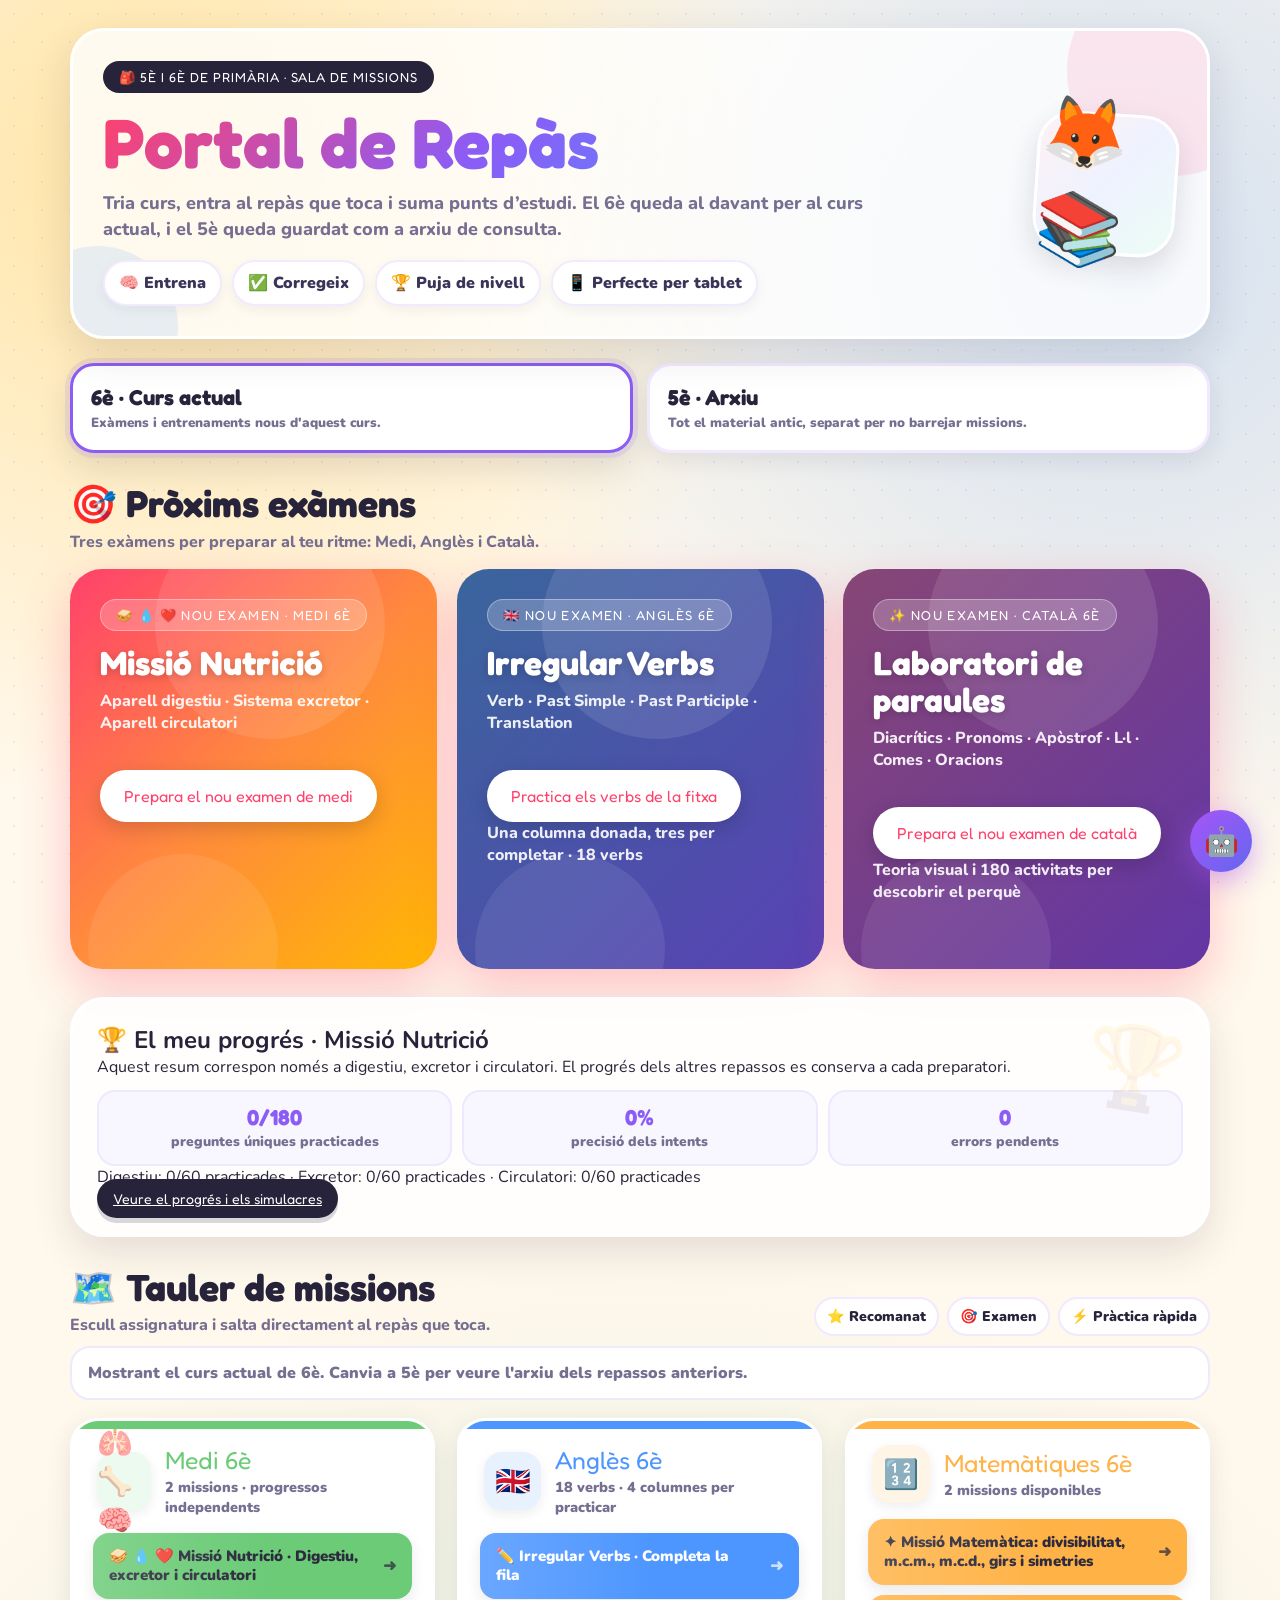
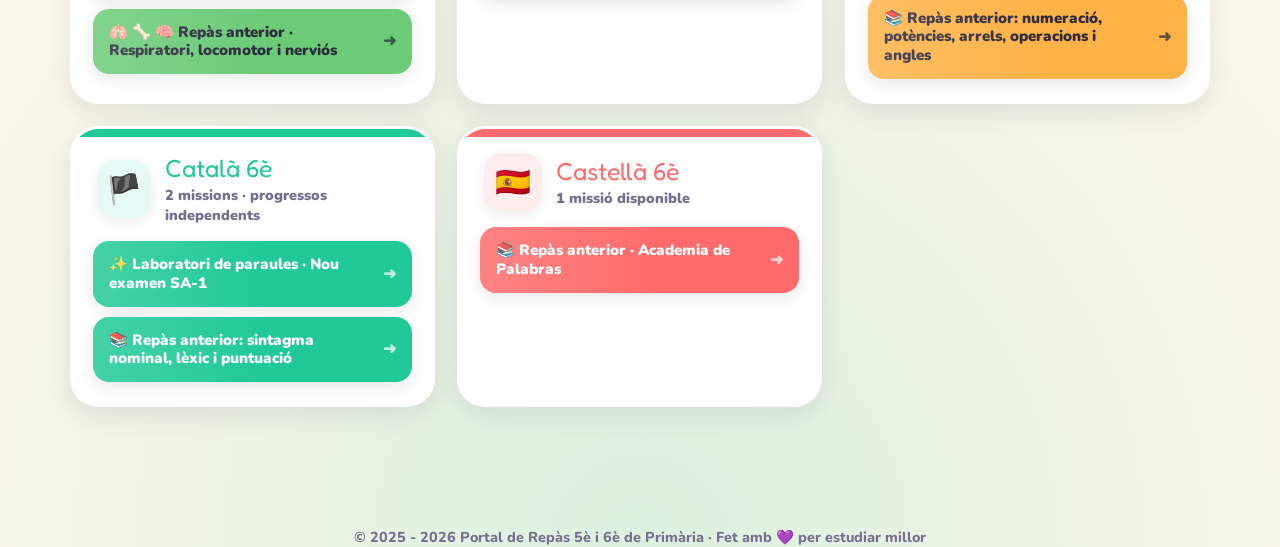
<file: index.html>
<!DOCTYPE html>
<html lang="ca">
<head>
<meta charset="UTF-8">
<meta name="viewport" content="width=device-width, initial-scale=1.0">
<title>Portal de Repàs 5è i 6è de Primària</title>
<link href="https://fonts.googleapis.com/css2?family=Fredoka+One&family=Nunito:wght@400;600;700;800;900&display=swap" rel="stylesheet">
<style>
:root{
  --cream:#FFF8EC;
  --ink:#27233A;
  --dim:#766f91;
  --white:#fff;
  --line:#ece7ff;
  --shadow:0 16px 40px rgba(39,35,58,.12);
  --castella:#FF6B6B;
  --catala:#20C997;
  --english:#4D96FF;
  --mates:#FFB347;
  --medi:#6BCB77;
  --purple:#8B5CF6;
  --pink:#FF4D8D;
  --blue:#4D96FF;
  --gold:#FFB703;
}
*{box-sizing:border-box;margin:0;padding:0}
html{scroll-behavior:smooth;-webkit-text-size-adjust:100%}
body{
  font-family:'Nunito',sans-serif;
  background:
    radial-gradient(circle at 12% 8%,rgba(255,183,3,.30),transparent 28%),
    radial-gradient(circle at 88% 12%,rgba(77,150,255,.24),transparent 30%),
    radial-gradient(circle at 50% 100%,rgba(32,201,151,.16),transparent 40%),
    var(--cream);
  color:var(--ink);
  min-height:100vh;
  overflow-x:hidden;
}
body::before{
  content:'';
  position:fixed;inset:0;z-index:0;pointer-events:none;
  background-image:radial-gradient(circle,#c9c2e9 1.2px,transparent 1.2px);
  background-size:28px 28px;
  opacity:.32;
}
a{color:inherit}
.page{position:relative;z-index:1;max-width:1180px;margin:0 auto;padding:28px 20px 68px}

/* HERO */
.hero{
  position:relative;
  overflow:hidden;
  border-radius:34px;
  padding:30px;
  background:rgba(255,255,255,.78);
  border:3px solid rgba(255,255,255,.95);
  box-shadow:var(--shadow);
  margin-bottom:24px;
  animation:popIn .6s cubic-bezier(.36,1.6,.5,1) both;
}
.hero::before,.hero::after{content:'';position:absolute;border-radius:50%;pointer-events:none}
.hero::before{width:210px;height:210px;background:rgba(255,77,141,.12);right:-70px;top:-65px}
.hero::after{width:160px;height:160px;background:rgba(77,150,255,.13);left:-55px;bottom:-70px}
.hero-top{position:relative;z-index:1;display:flex;gap:22px;align-items:center;justify-content:space-between}
.kicker{
  display:inline-flex;align-items:center;gap:8px;
  background:#27233A;color:white;
  font-family:'Fredoka One',cursive;
  letter-spacing:1px;text-transform:uppercase;
  border-radius:999px;padding:8px 16px;font-size:.82rem;margin-bottom:14px;
}
h1{
  font-family:'Fredoka One',cursive;
  font-size:clamp(2.35rem,6vw,4.35rem);
  line-height:1.02;
  background:linear-gradient(135deg,#FF416C,#8B5CF6,#4D96FF);
  -webkit-background-clip:text;-webkit-text-fill-color:transparent;background-clip:text;
  margin-bottom:12px;
}
.hero p{font-size:1.13rem;color:var(--dim);font-weight:800;max-width:760px;line-height:1.45}
.hero-mascot{
  flex:0 0 auto;
  width:142px;height:142px;border-radius:36px;
  display:flex;align-items:center;justify-content:center;
  background:linear-gradient(135deg,#FFF1F2,#EEF2FF,#ECFDF5);
  border:3px solid white;
  font-size:4.4rem;
  box-shadow:0 12px 28px rgba(39,35,58,.14);
  transform:rotate(4deg);
}
.hero-chips{display:flex;gap:10px;flex-wrap:wrap;margin-top:18px}
.chip{
  display:inline-flex;align-items:center;gap:8px;
  padding:10px 14px;border-radius:999px;
  background:white;border:2px solid #f2eaff;
  font-weight:900;color:#3b3358;
  box-shadow:0 4px 12px rgba(39,35,58,.06);
}

/* BANNER ESTAT ACTUAL */
.banner{
  position:relative;overflow:hidden;
  display:grid;grid-template-columns:1fr auto;gap:18px;align-items:center;
  background:linear-gradient(135deg,#FF416C,#FF8A3D,#FFB703);
  border-radius:32px;
  padding:28px 32px;
  box-shadow:0 18px 48px rgba(255,65,108,.30);
  margin-bottom:28px;
  color:white;
  animation:popIn .6s .08s cubic-bezier(.36,1.6,.5,1) both;
}
.banner::before{content:'';position:absolute;top:-60px;right:14%;width:230px;height:230px;background:rgba(255,255,255,.10);border-radius:50%}
.banner::after{content:'';position:absolute;bottom:-75px;left:5%;width:190px;height:190px;background:rgba(255,255,255,.08);border-radius:50%}
.banner-content{position:relative;z-index:1}
.banner-pill{
  display:inline-flex;align-items:center;gap:8px;
  background:rgba(255,255,255,.22);
  border:1px solid rgba(255,255,255,.35);
  color:white;font-family:'Fredoka One',cursive;
  font-size:.82rem;letter-spacing:1.4px;text-transform:uppercase;
  padding:7px 15px;border-radius:999px;margin-bottom:14px;
}
.banner h2{font-family:'Fredoka One',cursive;font-size:clamp(1.65rem,3.8vw,2.35rem);line-height:1.1;margin-bottom:8px;text-shadow:0 2px 8px rgba(0,0,0,.18)}
.banner-sub{font-size:1rem;font-weight:800;color:rgba(255,255,255,.90);max-width:700px;margin-bottom:18px}
.banner-actions{display:flex;gap:12px;flex-wrap:wrap}
.banner-btn,.soft-btn{
  min-height:52px;display:inline-flex;align-items:center;justify-content:center;gap:8px;
  border-radius:999px;text-decoration:none;font-family:'Fredoka One',cursive;
  padding:13px 24px;transition:transform .22s,box-shadow .22s;
}
.banner-btn{background:white;color:#FF416C;box-shadow:0 6px 20px rgba(0,0,0,.16)}
.soft-btn{background:rgba(255,255,255,.20);color:white;border:1px solid rgba(255,255,255,.36)}
.banner-btn:hover,.soft-btn:hover{transform:translateY(-3px) scale(1.03)}
.exam-empty-actions .soft-btn{background:#f8f7ff;color:var(--ink);border:2px solid #ede9fe;box-shadow:0 6px 18px rgba(39,35,58,.08)}
.exam-empty-actions .soft-btn:hover{box-shadow:0 10px 24px rgba(39,35,58,.12)}
.banner-emoji{position:relative;z-index:1;font-size:5.4rem;filter:drop-shadow(0 4px 10px rgba(0,0,0,.18));animation:floaty 3.5s ease-in-out infinite}

/* MISSION MAP */
.section-head{display:flex;align-items:flex-end;justify-content:space-between;gap:16px;margin:30px 0 16px}
.section-head h2{font-family:'Fredoka One',cursive;font-size:clamp(1.7rem,4vw,2.35rem);line-height:1.1}
.section-head p{color:var(--dim);font-weight:800;margin-top:6px}
.legend{display:flex;gap:8px;flex-wrap:wrap;justify-content:flex-end}
.legend span{background:white;border:2px solid #f0e9ff;border-radius:999px;padding:8px 11px;font-weight:900;font-size:.88rem}
.grid{display:grid;grid-template-columns:repeat(auto-fit,minmax(290px,1fr));gap:22px}
.card{
  --subj-color:var(--purple);--subj-bg:#F4EEFF;--subj-btn:var(--purple);--subj-txt:#fff;
  position:relative;overflow:hidden;
  background:white;border-radius:28px;
  border:3px solid rgba(255,255,255,.9);
  box-shadow:0 8px 26px rgba(39,35,58,.10);
  animation:popIn .5s cubic-bezier(.36,1.6,.5,1) both;
  transition:transform .25s,box-shadow .25s;
}
.card:hover{transform:translateY(-6px);box-shadow:0 16px 42px rgba(39,35,58,.16)}
.card::before{content:'';position:absolute;inset:0 0 auto 0;height:8px;background:var(--subj-color)}
.card:nth-child(1){animation-delay:.06s}.card:nth-child(2){animation-delay:.11s}.card:nth-child(3){animation-delay:.16s}.card:nth-child(4){animation-delay:.21s}.card:nth-child(5){animation-delay:.26s}
.card[data-s="castella"]{--subj-color:var(--castella);--subj-bg:#FFEDED;--subj-btn:var(--castella);--subj-txt:white}
.card[data-s="catala"]{--subj-color:var(--catala);--subj-bg:#E6FAF5;--subj-btn:var(--catala);--subj-txt:white}
.card[data-s="english"]{--subj-color:var(--english);--subj-bg:#E8F2FF;--subj-btn:var(--english);--subj-txt:white}
.card[data-s="mates"]{--subj-color:var(--mates);--subj-bg:#FFF5E6;--subj-btn:var(--mates);--subj-txt:#2D2A3E}
.card[data-s="medi"]{--subj-color:var(--medi);--subj-bg:#EDFAEF;--subj-btn:var(--medi);--subj-txt:#2D2A3E}
.card-header{padding:24px 24px 16px;display:flex;align-items:center;gap:14px}
.card-icon{width:58px;height:58px;border-radius:18px;background:var(--subj-bg);display:flex;align-items:center;justify-content:center;font-size:1.8rem;box-shadow:0 4px 12px rgba(39,35,58,.08)}
.card-title{font-family:'Fredoka One',cursive;font-size:1.55rem;color:var(--subj-color)}
.card-meta{font-weight:900;color:var(--dim);font-size:.9rem;margin-top:2px}
.card-body{padding:0 20px 22px;display:flex;flex-direction:column;gap:10px}
.lbtn{
  display:block;position:relative;overflow:hidden;
  text-decoration:none;text-align:left;
  color:var(--subj-txt);background:var(--subj-btn);
  border-radius:16px;padding:14px 46px 14px 16px;
  font-weight:900;font-size:.94rem;line-height:1.25;
  box-shadow:0 5px 14px rgba(39,35,58,.10);
  transition:transform .2s,filter .2s,box-shadow .2s;
}
.lbtn::before{content:'';position:absolute;inset:0;background:linear-gradient(90deg,rgba(255,255,255,.18),transparent 55%);opacity:.9}
.lbtn::after{content:'➜';position:absolute;right:16px;top:50%;transform:translateY(-50%);font-size:1rem;opacity:.72;transition:right .2s,opacity .2s}
.lbtn:hover{transform:translateX(5px);filter:brightness(1.06);box-shadow:0 8px 22px rgba(39,35,58,.18)}
.lbtn:hover::after{right:12px;opacity:1}
.lbtn.featured{outline:3px solid rgba(255,255,255,.75);box-shadow:0 0 0 3px rgba(32,201,151,.25),0 8px 24px rgba(32,201,151,.20)}
.badge-mini{display:inline-flex;margin-left:6px;padding:2px 7px;border-radius:999px;background:rgba(255,255,255,.28);font-size:.72rem;vertical-align:middle}



/* PROGRÉS GLOBAL */
.progress-panel{
  position:relative;overflow:hidden;
  background:rgba(255,255,255,.86);
  border:3px solid rgba(255,255,255,.96);
  border-radius:34px;
  box-shadow:var(--shadow);
  padding:24px;
  margin:24px 0 28px;
  animation:popIn .6s .12s cubic-bezier(.36,1.6,.5,1) both;
}
.progress-panel::before{content:'🏆';position:absolute;right:22px;top:14px;font-size:5rem;opacity:.10;transform:rotate(9deg)}
.progress-top{display:flex;justify-content:space-between;gap:18px;align-items:flex-start;margin-bottom:16px;position:relative;z-index:1}
.progress-title h2{font-family:'Fredoka One',cursive;font-size:clamp(1.65rem,4vw,2.3rem);line-height:1.08;margin-bottom:6px}
.progress-title p{font-weight:800;color:var(--dim);line-height:1.45}
.progress-main{display:grid;grid-template-columns:1.2fr .8fr;gap:18px;align-items:stretch;position:relative;z-index:1}
.progress-card{background:#fff;border:2px solid #f0e9ff;border-radius:24px;padding:18px;box-shadow:0 6px 18px rgba(39,35,58,.07)}
.progress-bar-wrap{height:20px;background:#e5e7eb;border-radius:999px;overflow:hidden;border:3px solid #fff;margin:12px 0 10px}
.progress-bar-fill{display:block;width:0%;height:100%;background:linear-gradient(90deg,#FF4D8D,#FFB703,#20C997);transition:width .5s ease}
.progress-numbers{display:grid;grid-template-columns:repeat(3,1fr);gap:10px;margin-top:12px}
.progress-stat{background:#f8f7ff;border:2px solid #ede9fe;border-radius:18px;padding:12px;text-align:center;font-weight:900}
.progress-stat strong{display:block;font-size:1.35rem;color:var(--purple);font-family:'Fredoka One',cursive}
.progress-stat span{font-size:.86rem;color:var(--dim)}
.badge-wall{display:grid;grid-template-columns:1fr;gap:10px}
.global-badge{display:flex;gap:10px;align-items:center;background:#f8fafc;border:2px solid #e5e7eb;border-radius:18px;padding:12px;font-weight:900;opacity:.72}
.global-badge.on{background:#fff7ed;border-color:#f59e0b;opacity:1;box-shadow:0 0 0 4px rgba(245,158,11,.10)}
.global-badge .bicon{width:40px;height:40px;display:flex;align-items:center;justify-content:center;border-radius:14px;background:#fff;font-size:1.35rem;flex:0 0 auto}
.progress-actions{display:flex;gap:10px;flex-wrap:wrap;margin-top:14px}
.progress-action{border:none;cursor:pointer;min-height:46px;border-radius:999px;padding:11px 16px;font-family:'Fredoka One',cursive;font-size:.88rem;background:#27233A;color:white;box-shadow:0 5px 0 rgba(39,35,58,.18)}
.progress-action.secondary{background:#ececf8;color:#27233A}
@media(max-width:760px){.progress-main{grid-template-columns:1fr}.progress-top{flex-direction:column}.progress-numbers{grid-template-columns:1fr}.progress-panel{padding:20px 16px;border-radius:28px}}

/* FOOTER */
footer{text-align:center;color:var(--dim);font-size:.9rem;font-weight:800;margin-top:52px;animation:popIn .5s .45s both}

/* CHATBOT */
.chat-btn{position:fixed;bottom:28px;right:28px;z-index:1000;width:62px;height:62px;border-radius:50%;border:none;cursor:pointer;background:linear-gradient(135deg,#a855f7,#6366f1);color:white;font-size:28px;box-shadow:0 8px 28px rgba(168,85,247,.45);transition:transform .3s,box-shadow .3s;animation:chatPulse 2.5s infinite}
.chat-btn:hover{transform:scale(1.12)}
.chat-box{position:fixed;bottom:104px;right:28px;z-index:999;width:370px;height:540px;background:white;border-radius:26px;box-shadow:0 12px 48px rgba(0,0,0,.22);display:none;flex-direction:column;overflow:hidden}
.chat-box.open{display:flex;animation:slideUp .3s ease}
.chat-head{background:linear-gradient(135deg,#a855f7,#6366f1);padding:18px 20px;color:white;display:flex;justify-content:space-between;align-items:center}
.chat-head h3{font-family:'Fredoka One',cursive;font-size:1.1rem}
.chat-close{background:rgba(255,255,255,.2);border:none;color:white;cursor:pointer;width:34px;height:34px;border-radius:50%;font-size:16px;display:flex;align-items:center;justify-content:center}
.chat-msgs{flex:1;overflow-y:auto;padding:18px;background:#f8f7ff;display:flex;flex-direction:column;gap:12px}
.msg{display:flex;gap:8px;animation:popIn .2s}.msg.user{flex-direction:row-reverse}
.msg-bubble{max-width:80%;padding:11px 14px;border-radius:16px;font-size:.9rem;line-height:1.55}
.msg.bot .msg-bubble{background:white;box-shadow:0 2px 8px rgba(0,0,0,.08);border-bottom-left-radius:4px}.msg.user .msg-bubble{background:linear-gradient(135deg,#a855f7,#6366f1);color:white;border-bottom-right-radius:4px}
.avatar{width:34px;height:34px;border-radius:50%;background:linear-gradient(135deg,#a855f7,#6366f1);display:flex;align-items:center;justify-content:center;font-size:16px;flex-shrink:0}.qopts{display:flex;flex-wrap:wrap;gap:6px;margin-top:8px}.qopt{padding:7px 12px;background:#f0eeff;border:2px solid #c4b5fd;color:#7c3aed;border-radius:20px;font-size:.78rem;font-weight:800;cursor:pointer;transition:all .2s}.qopt:hover{background:#a855f7;color:white;border-color:#a855f7}.chat-link{display:inline-block;margin-top:8px;padding:8px 14px;background:linear-gradient(135deg,#a855f7,#6366f1);color:white;text-decoration:none;border-radius:12px;font-size:.86rem;font-weight:800;transition:transform .2s}.chat-link:hover{transform:scale(1.04)}.chat-foot{padding:12px 14px;background:white;border-top:1px solid #ede9fe;display:flex;gap:8px}.chat-foot input{flex:1;padding:11px 14px;border:2px solid #ede9fe;border-radius:20px;outline:none;font-family:'Nunito',sans-serif;font-size:.94rem;transition:border-color .2s}.chat-foot input:focus{border-color:#a855f7}.chat-send{width:44px;height:44px;border-radius:50%;border:none;cursor:pointer;background:linear-gradient(135deg,#a855f7,#6366f1);color:white;font-size:18px;transition:transform .2s}.chat-send:hover{transform:scale(1.1)}.chat-send:disabled{opacity:.5;cursor:not-allowed}.typing{display:flex;gap:4px;padding:10px 14px;background:white;border-radius:16px;width:fit-content}.dot{width:7px;height:7px;border-radius:50%;background:#a855f7;animation:bounce 1.3s infinite}.dot:nth-child(2){animation-delay:.2s}.dot:nth-child(3){animation-delay:.4s}
@keyframes popIn{from{opacity:0;transform:scale(.94) translateY(14px)}to{opacity:1;transform:scale(1) translateY(0)}}
@keyframes floaty{0%,100%{transform:translateY(0) rotate(2deg)}50%{transform:translateY(-10px) rotate(-2deg)}}
@keyframes chatPulse{0%,100%{box-shadow:0 8px 28px rgba(168,85,247,.45)}50%{box-shadow:0 8px 42px rgba(168,85,247,.75)}}
@keyframes slideUp{from{opacity:0;transform:translateY(16px)}to{opacity:1;transform:translateY(0)}}
@keyframes bounce{0%,60%,100%{transform:translateY(0)}30%{transform:translateY(-8px)}}
@media(max-width:760px){.page{padding:18px 14px 58px}.hero{padding:22px 18px;border-radius:28px}.hero-top{align-items:flex-start}.hero-mascot{width:86px;height:86px;border-radius:24px;font-size:2.8rem}.chip{font-size:.9rem}.banner{grid-template-columns:1fr;padding:24px 20px;border-radius:28px}.banner-emoji{position:absolute;right:18px;top:18px;font-size:3.4rem;opacity:.55}.banner-actions a{width:100%}.section-head{align-items:flex-start;flex-direction:column}.legend{justify-content:flex-start}.grid{grid-template-columns:1fr}.chat-box{width:calc(100vw - 32px);right:16px;height:min(540px,calc(100vh - 120px))}.chat-btn{right:16px;bottom:16px}}

.review-btn{
  background:rgba(255,255,255,.10)!important;
  border:2px solid rgba(255,255,255,.18)!important;
  color:#5b556e!important;
  font-weight:800!important;
  opacity:1!important;
  -webkit-text-fill-color:#5b556e!important;
}

.review-btn:hover{
  background:rgba(255,255,255,.18)!important;
  transform:translateY(-2px);
}

.course-switch{
  display:grid;grid-template-columns:repeat(2,minmax(0,1fr));gap:14px;
  margin:0 0 24px;
}
.course-btn{
  border:0;cursor:pointer;text-align:left;
  background:#fff;border:3px solid #f0e9ff;border-radius:24px;
  padding:18px;box-shadow:0 8px 24px rgba(39,35,58,.09);
  font-family:'Nunito',sans-serif;color:var(--ink);
  transition:transform .22s,box-shadow .22s,border-color .22s;
}
.course-btn:hover{transform:translateY(-3px);box-shadow:0 14px 34px rgba(39,35,58,.13)}
.course-btn.active{border-color:#8B5CF6;box-shadow:0 0 0 5px rgba(139,92,246,.12),0 14px 34px rgba(39,35,58,.13)}
.course-btn strong{display:block;font-family:'Fredoka One',cursive;font-size:1.35rem;margin-bottom:4px}
.course-btn span{display:block;color:var(--dim);font-weight:900;line-height:1.35}
.course-hidden{display:none!important}
.course-note{background:#fff;border:2px solid #ede9fe;border-radius:20px;padding:14px 16px;font-weight:900;color:var(--dim);margin:-6px 0 18px}
@media(max-width:760px){.course-switch{grid-template-columns:1fr}.course-btn{padding:16px}}

.upcoming-grid{display:grid;grid-template-columns:repeat(3,minmax(0,1fr));gap:20px;margin-bottom:28px}.upcoming-grid .banner{display:block;height:100%;padding:30px;box-sizing:border-box;margin:0}.upcoming-grid .banner h2{font-size:clamp(1.6rem,2.8vw,2.1rem)}.upcoming-grid .banner-sub{min-height:62px}.mates-upcoming{background:linear-gradient(130deg,#204fb6,#336bb8 60%,#277b88);box-shadow:0 12px 30px #254bb526}.mates-upcoming .banner-btn{color:#234e9c}.mates-summary{font-size:.8rem;color:white;font-weight:800;margin:15px 0 0}@media(max-width:760px){.upcoming-grid{grid-template-columns:1fr}.upcoming-grid .banner{padding:25px 22px}.upcoming-grid .banner-sub{min-height:0}}
.english-upcoming{background:linear-gradient(135deg,#3a659c,#5942b4)}.catala-upcoming{background:linear-gradient(135deg,#874675,#6236a5)}
</style>
</head>
<body>
<div class="page">

  <section class="hero">
    <div class="hero-top">
      <div>
        <div class="kicker">🎒 5è i 6è de Primària · Sala de missions</div>
        <h1>Portal de Repàs</h1>
        <p>Tria curs, entra al repàs que toca i suma punts d’estudi. El 6è queda al davant per al curs actual, i el 5è queda guardat com a arxiu de consulta.</p>
        <div class="hero-chips">
          <span class="chip">🧠 Entrena</span>
          <span class="chip">✅ Corregeix</span>
          <span class="chip">🏆 Puja de nivell</span>
          <span class="chip">📱 Perfecte per tablet</span>
        </div>
      </div>
      <div class="hero-mascot">🦊📚</div>
    </div>
  </section>
  <section class="course-switch" aria-label="Selector de curs">
    <button class="course-btn active" type="button" data-course-btn="6" onclick="selectCourse('6')">
      <strong>6è · Curs actual</strong>
      <span>Exàmens i entrenaments nous d'aquest curs.</span>
    </button>
    <button class="course-btn" type="button" data-course-btn="5" onclick="selectCourse('5')">
      <strong>5è · Arxiu</strong>
      <span>Tot el material antic, separat per no barrejar missions.</span>
    </button>
  </section>
  <section class="upcoming-exams" data-course-panel="6" aria-labelledby="upcomingTitle"><div class="section-head"><div><h2 id="upcomingTitle">🎯 Pròxims exàmens</h2><p>Tres exàmens per preparar al teu ritme: Medi, Anglès i Català.</p></div></div><div class="upcoming-grid"><article class="banner"><div class="banner-content"><div class="banner-pill">🥪 💧 ❤️ NOU EXAMEN · MEDI 6è</div><h2>Missió Nutrició</h2><p class="banner-sub">Aparell digestiu · Sistema excretor · Aparell circulatori</p><a class="banner-btn" href="medi_6e_nutricio/index.html">Prepara el nou examen de medi</a></div></article><article class="banner english-upcoming"><div class="banner-content"><div class="banner-pill">🇬🇧 NOU EXAMEN · ANGLÈS 6è</div><h2>Irregular Verbs</h2><p class="banner-sub">Verb · Past Simple · Past Participle · Translation</p><a class="banner-btn" href="angles_6e_irregulars/index.html">Practica els verbs de la fitxa</a><p class="banner-sub">Una columna donada, tres per completar · 18 verbs</p></div></article><article class="banner catala-upcoming"><div class="banner-content"><div class="banner-pill">✨ NOU EXAMEN · CATALÀ 6è</div><h2>Laboratori de paraules</h2><p class="banner-sub">Diacrítics · Pronoms · Apòstrof · L·l · Comes · Oracions</p><a class="banner-btn" href="catala_6e_sa1/index.html">Prepara el nou examen de català</a><p class="banner-sub">Teoria visual i 180 activitats per descobrir el perquè</p></div></article></div></section>
<section class="progress-panel" id="progres"><h2>🏆 El meu progrés · Missió Nutrició</h2><p>Aquest resum correspon només a digestiu, excretor i circulatori. El progrés dels altres repassos es conserva a cada preparatori.</p><div class="progress-numbers"><div class="progress-stat"><strong id="mediUnique">0/180</strong><span>preguntes úniques practicades</span></div><div class="progress-stat"><strong id="mediAccuracy">0%</strong><span>precisió dels intents</span></div><div class="progress-stat"><strong id="mediErrors">0</strong><span>errors pendents</span></div></div><p id="mediTopics"></p><a class="progress-action" href="medi_6e_nutricio/index.html#progres">Veure el progrés i els simulacres</a></section>
  <div class="section-head" id="missions">
    <div>
      <h2>🗺️ Tauler de missions</h2>
      <p>Escull assignatura i salta directament al repàs que toca.</p>
    </div>
    <div class="legend">
      <span>⭐ Recomanat</span>
      <span>🎯 Examen</span>
      <span>⚡ Pràctica ràpida</span>
    </div>
  </div>

  <div class="course-note" id="courseNote">Mostrant el curs actual de 6è. Canvia a 5è per veure l'arxiu dels repassos anteriors.</div>

  <div class="grid"><div class="card" data-s="medi" data-course="6"><div class="card-header"><div class="card-icon">🫁🦴🧠</div><div><div class="card-title">Medi 6è</div><div class="card-meta">2 missions · progressos independents</div></div></div><div class="card-body"><a class="lbtn" href="medi_6e_nutricio/index.html">🥪 💧 ❤️ Missió Nutrició · Digestiu, excretor i circulatori</a><a class="lbtn" href="medi_6e_cos_huma/index.html">🫁 🦴 🧠 Repàs anterior · Respiratori, locomotor i nerviós</a></div></div>
    <div class="card" data-s="english" data-course="6"><div class="card-header"><div class="card-icon">🇬🇧</div><div><div class="card-title">Anglès 6è</div><div class="card-meta">18 verbs · 4 columnes per practicar</div></div></div><div class="card-body"><a class="lbtn" href="angles_6e_irregulars/index.html">✏️ Irregular Verbs · Completa la fila</a></div></div>
    <div class="card" data-s="mates" data-course="6">
      <div class="card-header">
        <div class="card-icon">🔢</div>
        <div><div class="card-title">Matemàtiques 6è</div><div class="card-meta">2 missions disponibles</div></div>
      </div>
      <div class="card-body">
        <a href="mates_6e_divisibilitat/index.html" class="lbtn">✦ Missió Matemàtica: divisibilitat, m.c.m., m.c.d., girs i simetries</a><a href="mates_6e_primer_examen.html" class="lbtn">📚 Repàs anterior: numeració, potències, arrels, operacions i angles</a>
      </div>
    </div>

    <div class="card" data-s="catala" data-course="6">
      <div class="card-header">
        <div class="card-icon">🏴</div>
        <div><div class="card-title">Català 6è</div><div class="card-meta">2 missions · progressos independents</div></div>
      </div>
      <div class="card-body">
        <a class="lbtn" href="catala_6e_sa1/index.html">✨ Laboratori de paraules · Nou examen SA-1</a><a href="missio_catala_6e.html" class="lbtn">📚 Repàs anterior: sintagma nominal, lèxic i puntuació</a>
      </div>
    </div>

    <div class="card" data-s="castella" data-course="6">
      <div class="card-header">
        <div class="card-icon">🇪🇸</div>
        <div><div class="card-title">Castellà 6è</div><div class="card-meta">1 missió disponible</div></div>
      </div>
      <div class="card-body">
        <a href="Academia_de_Palabras/index.html" class="lbtn">📚 Repàs anterior · Academia de Palabras</a>
      </div>
    </div>

    <div class="card" data-s="castella" data-course="5">
      <div class="card-header">
        <div class="card-icon">🇪🇸</div>
        <div><div class="card-title">Castellà</div><div class="card-meta">3 missions disponibles</div></div>
      </div>
      <div class="card-body">
        <a href="castellano_invitaciones_sinonimos_laH_tecnicismo_adjetivos.html" class="lbtn">Invitacions, sinònims i més</a>
        <a href="castellano_tilde_bv_.html" class="lbtn">Ortografia: tildes, B/V, G/J, Z/D/LL</a>
        <a href="castellano_z_s_CC_texto_instructivo.html" class="lbtn">1r examen 2n trimestre · Z, S, CC</a>
      </div>
    </div>

    <div class="card" data-s="catala" data-course="5">
      <div class="card-header">
        <div class="card-icon">🏴</div>
        <div><div class="card-title">Català</div><div class="card-meta">5 missions disponibles</div></div>
      </div>
      <div class="card-body">
        <a href="catala_pb_td_cg_polisemia_descriptius.html" class="lbtn">📚 P/B, T/D, C/G, polisèmia i text descriptiu</a>
        <a href="catalan_determinantes_V_B_comic.html" class="lbtn">Determinants, V/B i còmic</a>
        <a href="catalan_plural_singular_tipusnoms_concret_abstracte_indivudual_article.html" class="lbtn">Plural, singular i tipus de noms</a>
        <a href="catalan_verbs.html" class="lbtn">Els verbs</a>
        <a href="catalan_adjectiu_noticia_s_sorda_sonora.html" class="lbtn">1r examen 2n trimestre · La notícia, s sorda/sonora</a>
      </div>
    </div>

    <div class="card" data-s="english" data-course="5">
      <div class="card-header">
        <div class="card-icon">🇬🇧</div>
        <div><div class="card-title">Anglès</div><div class="card-meta">3 missions available</div></div>
      </div>
      <div class="card-body">
        <a href="examen_final_academia.html" class="lbtn">English Explorer - Final academy exam</a>
        <a href="ingles_pasado_verbos.html" class="lbtn">Past Simple Adventure!</a>
        <a href="ingles_presentsimple_continuos.html" class="lbtn">Present simple &amp; continuous</a>
      </div>
    </div>

    <div class="card" data-s="mates" data-course="5">
      <div class="card-header">
        <div class="card-icon">🔢</div>
        <div><div class="card-title">Matemàtiques</div><div class="card-meta">6 missions disponibles</div></div>
      </div>
      <div class="card-body">
        <a href="mates_mixtos_arees.html" class="lbtn">Nombres mixtos i &agrave;rees</a>
        <a href="mates_decimales_sumas_conversiones_multiplicaciones_divisiones.html" class="lbtn">Decimals i operacions</a>
        <a href="mates_diciembre.html" class="lbtn">Exercicis de desembre</a>
        <a href="mates_sumas_y_restas_rapidas.html" class="lbtn">Sumes i restes ràpides ⚡</a>
        <a href="Mates_primer_examen_segundo_trimestre.html" class="lbtn">1r examen 2n trimestre · Fraccions, divisors, primers, múltiples</a>
        <a href="mates_fracciones_media_rango.html" class="lbtn">Fraccions i estadística: mitjana, moda, mediana i rang</a>
      </div>
    </div>

    
<div class="card" data-s="medi" data-course="5">
      <div class="card-header">
        <div class="card-icon">🌍</div>
        <div><div class="card-title">Medi</div><div class="card-meta">3 missions disponibles</div></div>
      </div>
      <div class="card-body">
        <a href="medi_reproduccion_sexual_asexual_nuticion.html" class="lbtn">🧬 Reproducció sexual i asexual · Nutrició</a>
        <a href="medi_activitat_politica_recursos.html" class="lbtn">🌍 Un món just i sostenible</a>
        <a href="repas_ciencies.html" class="lbtn">1r examen 2n trimestre</a>
      </div>
    </div></div>
  </div>

  <footer><p>© 2025 - 2026 Portal de Repàs 5è i 6è de Primària · Fet amb 💜 per estudiar millor</p></footer>
</div>

<button class="chat-btn" onclick="toggleChat()" title="Assistent d'estudi">🤖</button>
<div class="chat-box" id="chatBox">
  <div class="chat-head"><h3>🤖 Assistent d'estudi</h3><button class="chat-close" onclick="toggleChat()">✕</button></div>
  <div class="chat-msgs" id="chatMsgs">
    <div class="msg bot"><div class="avatar">🤖</div><div class="msg-bubble">Hola! Soc el teu assistent d'estudi. Quina missió vols practicar avui?<div class="qopts"><span class="qopt" onclick="sendQ('Vull practicar matemàtiques')">🔢 Matemàtiques</span><span class="qopt" onclick="sendQ('Ajuda amb castellà')">🇪🇸 Castellà</span><span class="qopt" onclick="sendQ('Practicar català')">🏴 Català</span><span class="qopt" onclick="sendQ('Practicar anglès')">🇬🇧 Anglès</span><span class="qopt" onclick="sendQ('Estudiar medi')">🌍 Medi</span></div></div></div>
  </div>
  <div class="chat-foot"><input type="text" id="chatIn" placeholder="Escriu la teva pregunta..." onkeypress="if(event.key==='Enter')sendMsg()"><button class="chat-send" id="chatSend" onclick="sendMsg()">➤</button></div>
</div>

<script>
const db={
  castella:[
    {name:"Castellà 6è · Repàs anterior",url:"Academia_de_Palabras/index.html",kw:["castellano","castellà","castellano 6","6e","6è","primer examen","examen castellano","texto descriptivo","descripción","paisajes","sujeto","predicado","sintagma nominal","tipos de oraciones","puntuación","signos","b y v","b/v","redacción","tilde diacrítica","tildes diacríticas","monosílabos","aun","aún","mas","más","dé","él","mí","sé","sí","té","tú"]},
    {name:"Ortografia: tildes, B/V, G/J, Z/D/LL",url:"castellano_tilde_bv_.html",kw:["castella","castellano","ortografia","ortograf?a","tilde","tildes","b","v","bv","g","j","gj","z","d","ll","plural","plurales","comprension","comprensi?n","lectura","expresion escrita"]},
    {name:"Invitacions, sinònims i més",url:"castellano_invitaciones_sinonimos_laH_tecnicismo_adjetivos.html",kw:["invitacions","sinònims","h","tecnicisme","adjectius","castellà"]},
    {name:"1r examen 2n trim. · Z, S, CC",url:"castellano_z_s_CC_texto_instructivo.html",kw:["z","s","cc","text instructiu","castellà"]}
  ],
  catala:[
    {name:"Català 6è · Laboratori de paraules SA-1",url:"catala_6e_sa1/index.html",kw:["6e","examen catala","sa1","diacritics","accent diacritic","pronoms","apostrof","ela geminada","ll","l·l","subordinades","coma","tipus oracions","declarativa","interrogativa","imperativa","dubitativa","desiderativa"]},
    {name:"Missió Català 6è · Sintagma nominal, lèxic i puntuació",url:"missio_catala_6e.html",kw:["6e","6è","sexto","examen catala","sintagma nominal","nucli","concordanca","primitives","derivades","familia de paraules","paraules compostes","prefixos","sufixos","puntuacio","comes","cometes","parentesis","dos punts"]},
    {name:"P/B, T/D, C/G, polisèmia i text descriptiu",url:"catala_pb_td_cg_polisemia_descriptius.html",kw:["p","b","t","d","c","g","polisèmia","descriptiu","primitiva","família","català"]},
    {name:"Determinants, V/B i còmic",url:"catalan_determinantes_V_B_comic.html",kw:["determinants","v","b","còmic","català"]},
    {name:"Plural, singular i tipus de noms",url:"catalan_plural_singular_tipusnoms_concret_abstracte_indivudual_article.html",kw:["plural","singular","noms","concret","abstracte","article","català"]},
    {name:"Els verbs",url:"catalan_verbs.html",kw:["verbs","català"]},
    {name:"La notícia, s sorda/sonora",url:"catalan_adjectiu_noticia_s_sorda_sonora.html",kw:["notícia","adjectiu","sorda","sonora","català"]}
  ],
  angles:[
    {name:"Anglès 6è · Irregular Verbs",url:"angles_6e_irregulars/index.html",kw:["angles","ingles","english","irregular","irregulars","verbs irregulars","irregular verbs","past simple","past participle","translation","traduccio","be","buy","come","cut","dig","draw","drink","eat","feed","feel","find","fly","get","give","grow up","have"]},
    {name:"English Explorer - Final academy exam",url:"examen_final_academia.html",kw:["academy","academia","final","exam","english","angles","sports","food","time","prepositions","there is","there are","present simple","present continuous","can","years","adjectives"]},
    {name:"Past Simple Adventure",url:"ingles_pasado_verbos.html",kw:["past","simple","verbs","angles","english"]},
    {name:"Present simple & continuous",url:"ingles_presentsimple_continuos.html",kw:["present","simple","continuous","angles","english"]}
  ],
  mates:[
    {name:"Matemàtiques 6è · Divisibilitat, girs i simetries",url:"mates_6e_divisibilitat/index.html",kw:["mates","matematiques","matematicas","divisibilitat","divisibilidad","multiples","divisors","primers","mcm","mcd","girs","simetries","simetria","coincidencies","repartiments"]},
    {name:"6è · Primer examen de mates",url:"mates_6e_primer_examen.html",kw:["6e","6è","sexto","primer examen","mates","matematiques","matematicas","numeracio","numeracion","potencies","potencias","base 10","arrels","raices","arrel quadrada","raiz cuadrada","operacions combinades","operaciones combinadas","angles","angulos"]},
    {name:"Decimals i operacions",url:"mates_decimales_sumas_conversiones_multiplicaciones_divisiones.html",kw:["decimals","sumes","conversions","multiplicacions","divisions","matemàtiques","mates"]},
    {name:"Exercicis de desembre",url:"mates_diciembre.html",kw:["desembre","matemàtiques","mates","exercicis"]},
    {name:"Sumes i restes ràpides",url:"mates_sumas_y_restas_rapidas.html",kw:["sumes","restes","ràpides","matemàtiques","mates"]},
    {name:"Nombres mixtos i àrees",url:"mates_mixtos_arees.html",kw:["nombres mixtos","mixtos","arees","areas","superficie","fraccions","matemàtiques","mates"]},
    {name:"Fraccions, divisors, primers…",url:"Mates_primer_examen_segundo_trimestre.html",kw:["fraccions","divisors","primers","múltiples","matemàtiques","mates"]},
    {name:"Fraccions i estadística",url:"mates_fracciones_media_rango.html",kw:["fraccions","estadística","mitjana","moda","mediana","rang","matemàtiques","mates"]}
  ],
  medi:[
    {name:"Medi 6è · Missió Nutrició",url:"medi_6e_nutricio/index.html",kw:["medi","digestiu","digestio","excretor","excrecio","circulatori","circulacio","sang","ronyons","ureters","uretra","bufeta","estomac","intesti","fetge","pancrees","nutricio"]},
    {name:"Medi 6è · El cos humà · Repàs anterior",url:"medi_6e_cos_huma/index.html",kw:["medi","respiratori","locomotor","nervios","neurones","pulmons","diafragma","ossos","cervell","sentits","cos huma"]},
    {name:"Reproducció sexual i asexual · Nutrició",url:"medi_reproduccion_sexual_asexual_nuticion.html",kw:["medi","reproducció","sexual","asexual","nutrició","éssers vius"]},
    {name:"Un món just i sostenible · Medi",url:"medi_activitat_politica_recursos.html",kw:["medi","activitat econòmica","recursos naturals","contaminació","política","catalunya","espanya","unió europea"]},
    {name:"1r examen 2n trimestre · Medi",url:"repas_ciencies.html",kw:["medi","ciències","naturalesa","natura"]}
  ]
};
const categoryNames={castella:'Castella',catala:'Catala',angles:'Angles',mates:'Matematiques',medi:'Medi'};
const stopWords=new Set('el la los las un una unos unas de del al a amb con y i o que para per por en es son esta este esto quiero vull necesito necessito practicar repasar repassar ayuda ajuda ejercicios exercicis hacer fer estudiar examen prueba tema me mi mis algo alguna algun sobre hoy ahora'.split(' '));
const aliases={matematicas:'mates',matematiques:'mates',matematica:'mates',math:'mates',calculo:'mates',calcul:'mates',sexto:'6e',sise:'6e',potencias:'potencies',raices:'arrels',raiz:'arrel',angulos:'angles',operaciones:'operacions',combinadas:'combinades',numeracion:'numeracio',ingles:'angles',english:'angles',castellano:'castella',lengua:'castella',espanol:'castella',catalan:'catala',catala:'catala',ciencias:'medi',ciencies:'medi',naturales:'medi',sociales:'medi',fracciones:'fraccions',fraccion:'fraccions',decimales:'decimals',areas:'arees',verbos:'verbs',adjetivos:'adjectius',sinonimos:'sinonims',reproduccion:'reproduccio',nutricion:'nutricio',divisiones:'divisions',division:'divisions',multiplicaciones:'multiplicacions',sumas:'sumes',restas:'restes',rango:'rang',media:'mitjana',rapidas:'rapides',rapida:'rapides'};
const resourceNotes={
  'catala_6e_sa1/index.html':'Nou examen de Català 6è: diacrítics, pronoms, apòstrof, l·l, comes i tipus d’oracions. Teoria visual, 180 activitats, repàs d’errors i simulacre.',
  'angles_6e_irregulars/index.html':'Prepara l’examen d’anglès amb els 18 verbs de la fitxa: una columna donada i tres respostes escrites. Correcció, errors i progrés propi.',
  'medi_6e_nutricio/index.html':'Nou examen de Medi 6è: digestiu, excretor i circulatori. Teoria amb les fitxes, preguntes dels PDF i PNG, dibuixos per completar i simulacre.',
  'medi_6e_cos_huma/index.html':'Repàs anterior de Medi 6è: respiratori, locomotor i nerviós. Conserva teoria, preguntes, dibuixos i progrés.',
  'missio_catala_6e.html':'Repàs anterior de català de 6è: sintagma nominal, concordanca, formacio de paraules i signes de puntuacio.',
  'Academia_de_Palabras/index.html':'Repàs anterior de castellà de 6è: texto descriptivo, oración, tipos de oraciones, puntuación, B/V y tildes diacríticas.',
  'mates_6e_primer_examen.html':'Primer examen de matematiques de 6e: numeracio decimal, potencies de base 10, arrels quadrades, operacions combinades, problemes i angles.',
  'examen_final_academia.html':'Preparacio del final d\'angles de l\'academia: sports, food, time, prepositions, there is/are, present simple, can, years, adjectives and present continuous.',
  'ingles_pasado_verbos.html':'Practica de past simple i verbs en angles.',
  'ingles_presentsimple_continuos.html':'Diferencia entre present simple i present continuous.',
  'mates_mixtos_arees.html':'Nombres mixtos, fraccions i calcul d\'arees.',
  'mates_decimales_sumas_conversiones_multiplicaciones_divisiones.html':'Decimals, sumes, conversions, multiplicacions i divisions.',
  'mates_sumas_y_restas_rapidas.html':'Calcul mental de sumes i restes rapides.',
  'mates_fracciones_media_rango.html':'Fraccions, mitjana, moda, mediana i rang.',
  'medi_reproduccion_sexual_asexual_nuticion.html':'Reproduccio sexual/asexual, nutricio i essers vius.',
  'medi_activitat_politica_recursos.html':'Activitat economica, recursos naturals, contaminacio i politica.',
  'castellano_tilde_bv_.html':'Ortografia de castellano: tildes, B/V, G/J, plurales con Z, palabras con LL y comprension lectora.',
  'catala_pb_td_cg_polisemia_descriptius.html':'Ortografia P/B, T/D, C/G, polisemia, primitives i text descriptiu.'
};
function normalizeText(text){return String(text||'').toLowerCase().normalize('NFD').replace(/[\u0300-\u036f]/g,'').replace(/[?]/g,"'").replace(/[^a-z0-9'\/]+/g,' ').replace(/\s+/g,' ').trim()}
function queryTokens(text){return normalizeText(text).split(' ').map(t=>aliases[t]||t).filter(t=>t&&t.length>1&&!stopWords.has(t))}
function allResources(){const out=[];for(const cat in db)db[cat].forEach(r=>out.push({...r,cat,desc:resourceNotes[r.url]||('Missio de '+(categoryNames[cat]||cat)+'.')}));return out}
function resourceHaystack(r){return normalizeText([r.name,r.desc,r.cat,...(r.kw||[])].join(' '))}
function categoryFromQuery(q,tks){const n=normalizeText(q);for(const cat of Object.keys(categoryNames)){if(tks.includes(cat)||n.includes(cat))return cat}return null}
function scoreResource(r,q,tks){const hay=resourceHaystack(r),n=normalizeText(q);let score=0,reasons=[];if(tks.includes(r.cat)){score+=7;reasons.push(categoryNames[r.cat])}for(const kw of r.kw||[]){const nk=normalizeText(kw);if(!nk||nk.length<3)continue;if(n.includes(nk)){score+=nk.includes(' ')?8:4;reasons.push(kw)}else{const parts=nk.split(' ').filter(Boolean);if(parts.length>1&&parts.every(p=>tks.includes(p))){score+=5;reasons.push(kw)}}}for(const t of tks){if(hay.includes(t)){score+=1.5;if(t.length>4)score+=.7}}if(n.includes('academia')&&r.url.includes('academia'))score+=8;if(n.includes('examen')&&/exam|examen|final|trimestre/.test(hay))score+=4;return {...r,score,reasons:[...new Set(reasons)].slice(0,3)}}
function findRes(q){const tks=queryTokens(q),cat=categoryFromQuery(q,tks);let res=allResources().map(r=>scoreResource(r,q,tks));if(cat&&tks.length<=1)res=res.map(r=>({...r,score:r.cat===cat?r.score+4:r.score}));return res.filter(r=>r.score>0).sort((a,b)=>b.score-a.score||a.name.localeCompare(b.name)).slice(0,5)}
function chatLink(r){return '<a href="'+r.url+'" class="chat-link" target="_blank">'+r.name+'</a>'}
function linkList(items){return items.map(chatLink).join('')}
function getReply(q){const n=normalizeText(q),tks=queryTokens(q);if(!n)return 'Digues-me una assignatura o un tema: <strong>angles academia</strong>, <strong>fraccions</strong>, <strong>s sorda</strong> o <strong>medi reproduccio</strong>.';if(/^(hola|bones|buenas|hello|hi)\b/.test(n))return 'Hola! Puc buscar missions per assignatura o per tema. Prova amb <strong>examen castellano</strong>, <strong>fraccions</strong>, <strong>verbs catala</strong> o <strong>medi respiratori</strong>.';if(n.includes('sense examens')||n.includes('proxim')||n.includes('proximo')||n.includes('proper'))return 'Els pròxims exàmens són Medi 6è, Anglès 6è i Català 6è:<br>'+chatLink(db.medi[0])+'<br>'+chatLink(db.angles[0])+'<br>'+chatLink(db.catala[0]);if(n.includes('llista')||n.includes('todo')||n.includes('tots')||n.includes('todas')){const cat=categoryFromQuery(q,tks);const list=cat?allResources().filter(r=>r.cat===cat):allResources();return (cat?'Aquestes son les missions de '+categoryNames[cat]+':':'Aquestes son algunes missions disponibles:')+'<br>'+linkList(list.slice(0,8));}const found=findRes(q);if(found.length){const top=found[0];let h='Et recomano:<br><strong>'+top.name+'</strong><br><span style="color:#6b5f88;font-weight:800">'+top.desc+'</span><br>'+chatLink(top);if(top.reasons.length)h+='<br><small>Ho he triat per: '+top.reasons.join(', ')+'</small>';const more=found.slice(1).filter(r=>r.cat===top.cat&&r.score>=Math.max(3,top.score*.25)).slice(0,3);if(more.length)h+='<br><br>Altres opcions que tambe encaixen:<br>'+more.map(r=>'- <a href="'+r.url+'" target="_blank">'+r.name+'</a>').join('<br>');return h}return 'No he trobat una coincidencia clara. Prova amb una paraula mes concreta, com <strong>fraccions</strong>, <strong>present continuous</strong>, <strong>there is</strong>, <strong>polisemia</strong>, <strong>reproduccio</strong> o <strong>decimals</strong>.'}
function toggleChat(){const b=document.getElementById('chatBox');b.classList.toggle('open');if(b.classList.contains('open'))document.getElementById('chatIn').focus()}
function sendQ(m){document.getElementById('chatIn').value=m;sendMsg()}
function safeChatText(text){return String(text).replace(/[&<>"']/g,m=>({'&':'&amp;','<':'&lt;','>':'&gt;','"':'&quot;',"'":'&#39;'}[m]))}
function addMsg(html,isUser){const d=document.createElement('div');d.className='msg '+(isUser?'user':'bot');d.innerHTML=isUser?'<div class="msg-bubble">'+safeChatText(html)+'</div>':'<div class="avatar">??</div><div class="msg-bubble">'+html+'</div>';const ms=document.getElementById('chatMsgs');ms.appendChild(d);ms.scrollTop=ms.scrollHeight}
function showTyping(){const ms=document.getElementById('chatMsgs');const d=document.createElement('div');d.className='msg bot';d.id='typing';d.innerHTML='<div class="avatar">??</div><div class="typing"><div class="dot"></div><div class="dot"></div><div class="dot"></div></div>';ms.appendChild(d);ms.scrollTop=ms.scrollHeight}
function removeTyping(){const t=document.getElementById('typing');if(t)t.remove()}
function sendMsg(){const inp=document.getElementById('chatIn');const msg=inp.value.trim();if(!msg)return;addMsg(msg,true);inp.value='';document.getElementById('chatSend').disabled=true;showTyping();setTimeout(()=>{removeTyping();addMsg(getReply(msg),false);document.getElementById('chatSend').disabled=false;document.getElementById('chatIn').focus()},350+Math.random()*350)}

function selectCourse(course){
  document.querySelectorAll('[data-course-btn]').forEach(btn=>btn.classList.toggle('active',btn.dataset.courseBtn===course));
  document.querySelectorAll('[data-course]').forEach(card=>card.classList.toggle('course-hidden',card.dataset.course!==course));
  document.querySelectorAll('[data-course-panel]').forEach(panel=>panel.classList.toggle('course-hidden',panel.dataset.coursePanel!==course));
  const note=document.getElementById('courseNote');
  if(note)note.textContent=course==='6'
    ? "Mostrant el curs actual de 6è. Canvia a 5è per veure l'arxiu dels repassos anteriors."
    : "Mostrant l'arxiu de 5è. Aquests repassos queden guardats per consultar-los quan calgui.";
}

function safeJSON(key, fallback){
  try{return JSON.parse(localStorage.getItem(key)||fallback)}catch(e){return JSON.parse(fallback)}
}
function refreshGlobalProgress(){
  const p=safeJSON('medi6e_nutricio_v1','{}')||{};
  const a=p.answers&&typeof p.answers==='object'?Object.entries(p.answers).filter(([id,v])=>/^(digestiu|excretor|circulatori)-(pdf|png)-\d{3}$/.test(id)&&v&&Number.isInteger(v.attempts)&&v.attempts>0&&Number.isInteger(v.correct)&&v.correct>=0&&v.correct<=v.attempts):[];
  const attempts=a.reduce((n,[id,v])=>n+v.attempts,0),correct=a.reduce((n,[id,v])=>n+v.correct,0);
  document.getElementById('mediUnique').textContent=a.length+'/180';
  document.getElementById('mediAccuracy').textContent=(attempts?Math.round(correct/attempts*100):0)+'%';
  document.getElementById('mediErrors').textContent=a.filter(([id,v])=>v.lastOK===false).length;
  document.getElementById('mediTopics').textContent=['digestiu','excretor','circulatori'].map(t=>(t[0].toUpperCase()+t.slice(1))+': '+a.filter(([id])=>id.startsWith(t+'-')).length+'/60 practicades').join(' · ');
}
Object.assign(window,{toggleChat,sendQ,sendMsg,refreshGlobalProgress,selectCourse});
window.addEventListener('pageshow',refreshGlobalProgress);
refreshGlobalProgress();
function refreshMatesSummary(){const p=safeJSON('mates6e_div_v1','{}')||{};const answers=p.answers&&typeof p.answers==='object'?Object.entries(p.answers).filter(([id,a])=>/^mates-\d{3}$/.test(id)&&a&&Number.isInteger(a.attempts)&&a.attempts>0):[];const el=document.getElementById('matesPortalSummary');if(el)el.textContent=answers.length?('Matemàtiques: '+answers.length+'/180 reptes practicats · progrés independent de Medi'):'180 reptes · 3 mons per explorar';}
window.addEventListener('pageshow',refreshMatesSummary);refreshMatesSummary();
selectCourse('6');

</script>
</body>
</html>
</file>
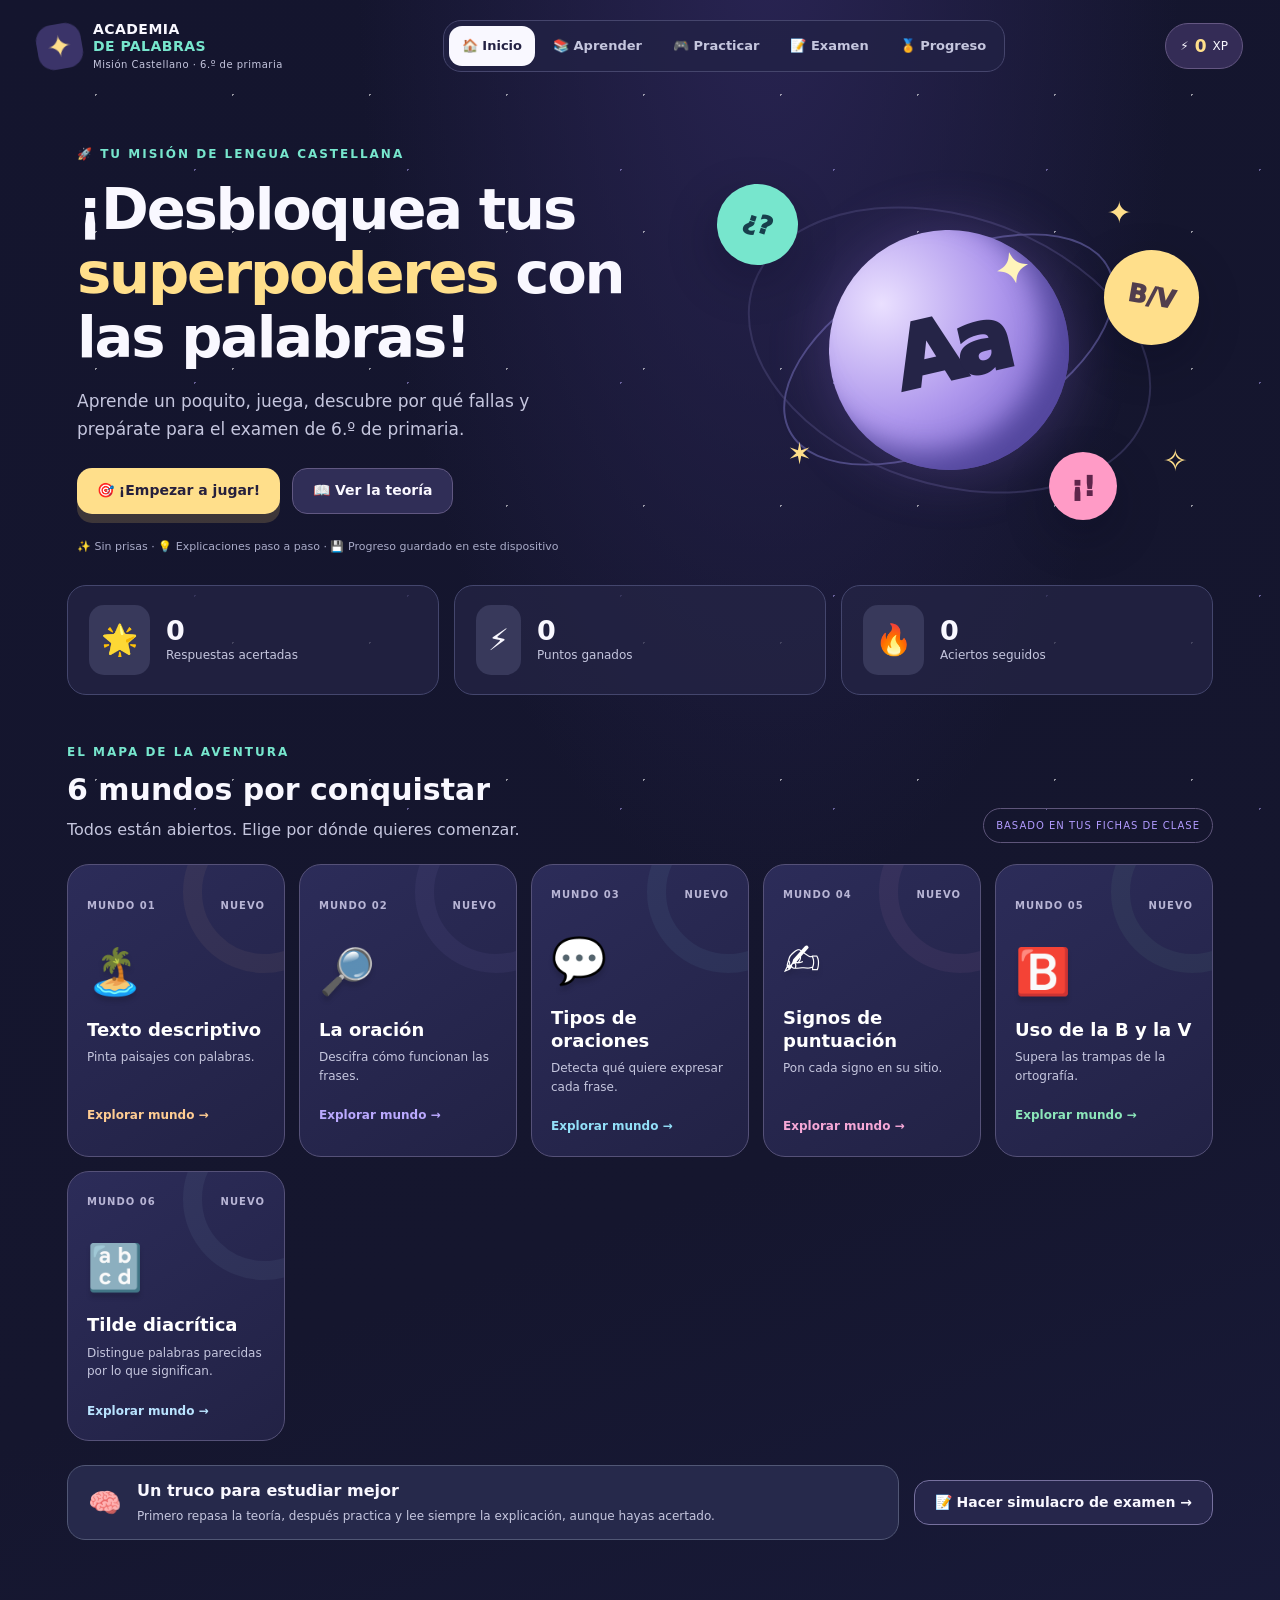
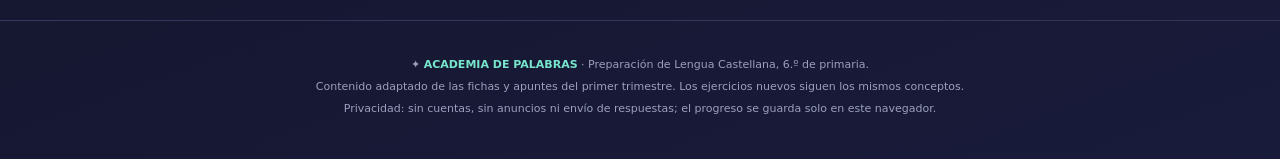
<file: Academia_de_Palabras/index.html>
<!doctype html>
<html lang="es">
<head>
<meta charset="utf-8">
<meta name="viewport" content="width=device-width,initial-scale=1">
<meta name="theme-color" content="#171634">
<meta name="description" content="Academia de Palabras: teoría, juegos y simulacros de Lengua Castellana de 6.º de primaria, basados en los apuntes de clase.">
<title>Academia de Palabras · Misión Castellano</title>
<link rel="stylesheet" href="styles.css">
</head>
<body>
<a class="skip" href="#main">Ir al contenido</a>
<div class="starsbg" aria-hidden="true"></div>
<header class="topbar">
  <a href="#inicio" class="brand" data-nav="inicio" aria-label="Academia de Palabras, inicio"><span class="brand-icon" aria-hidden="true">✦</span><span>ACADEMIA <b>DE PALABRAS</b><small>Misión Castellano · 6.º de primaria</small></span></a>
  <nav id="nav" class="nav" aria-label="Navegación principal">
    <button type="button" data-page="inicio" class="nav-btn active">🏠 <span>Inicio</span></button>
    <button type="button" data-page="aprender" class="nav-btn">📚 <span>Aprender</span></button>
    <button type="button" data-page="practicar" class="nav-btn">🎮 <span>Practicar</span></button>
    <button type="button" data-page="examen" class="nav-btn">📝 <span>Examen</span></button>
    <button type="button" data-page="progreso" class="nav-btn">🏅 <span>Progreso</span></button>
  </nav>
  <div class="xp-pill" aria-label="Puntos de experiencia"><span aria-hidden="true">⚡</span> <strong id="topXP">0</strong><span>XP</span></div>
</header>
<main id="main" tabindex="-1">
<section class="page active" id="page-inicio" aria-labelledby="home-title">
 <div class="hero">
  <div class="hero-copy"><div class="eyebrow">🚀 TU MISIÓN DE LENGUA CASTELLANA</div><h1 id="home-title">¡Desbloquea tus <em>superpoderes</em> con las palabras!</h1><p>Aprende un poquito, juega, descubre por qué fallas y prepárate para el examen de 6.º de primaria.</p><div class="hero-actions"><button class="btn primary" id="homePractice">🎯 ¡Empezar a jugar!</button><button class="btn ghost" id="homeLearn">📖 Ver la teoría</button></div><div class="hero-sub">✨ Sin prisas · 💡 Explicaciones paso a paso · 💾 Progreso guardado en este dispositivo</div></div>
  <div class="hero-art" aria-hidden="true"><div class="orbit orbit-one"></div><div class="orbit orbit-two"></div><div class="big-planet">Aa<span>✦</span></div><div class="floating-planet fp1">¿?</div><div class="floating-planet fp2">B/V</div><div class="floating-planet fp3">¡!</div><div class="spark s1">✶</div><div class="spark s2">✦</div><div class="spark s3">✧</div></div>
 </div>
 <div class="dashboard-stats" id="homeStats"></div>
 <div class="section-head"><div><div class="eyebrow">EL MAPA DE LA AVENTURA</div><h2>6 mundos por conquistar</h2><p>Todos están abiertos. Elige por dónde quieres comenzar.</p></div><span class="small-label">BASADO EN TUS FICHAS DE CLASE</span></div>
 <div class="world-grid" id="worldGrid"></div>
 <div class="home-bottom"><div class="notice"><span class="notice-icon">🧠</span><div><b>Un truco para estudiar mejor</b><p>Primero repasa la teoría, después practica y lee siempre la explicación, aunque hayas acertado.</p></div></div><button class="btn outline" id="homeExam">📝 Hacer simulacro de examen <span aria-hidden="true">→</span></button></div>
</section>
<section class="page" id="page-aprender" aria-labelledby="learn-title"><div class="section-hero"><span class="eyebrow">📚 LA BIBLIOTECA ESPACIAL</span><h1 id="learn-title">La teoría, sin rollos</h1><p>Las mismas ideas que aparecen en los apuntes, con ejemplos y trucos para recordarlas.</p></div><div class="topic-tabs" id="lessonTabs" role="tablist" aria-label="Tema de teoría"></div><div id="lessonContent"></div></section>
<section class="page" id="page-practicar" aria-labelledby="practice-title"><div class="section-hero"><span class="eyebrow">🎮 CENTRO DE ENTRENAMIENTO</span><h1 id="practice-title">¡A jugar con las palabras!</h1><p>Responde y recibe una corrección explicada. Los fallos son pistas para aprender.</p></div><div id="practiceContent"></div></section>
<section class="page" id="page-examen" aria-labelledby="exam-title"><div class="section-hero"><span class="eyebrow">📝 SIMULACRO DE EXAMEN</span><h1 id="exam-title">Demuestra lo que sabes</h1><p>18 preguntas: 3 de cada tema. Al terminar verás tu nota y la explicación de todas tus respuestas.</p></div><div id="examContent"></div></section>
<section class="page" id="page-progreso" aria-labelledby="progress-title"><div class="section-hero"><span class="eyebrow">🏅 TU CUADERNO DE LOGROS</span><h1 id="progress-title">Cada intento te hace mejorar</h1><p>Descubre tus avances, tus insignias y qué tema te conviene repasar.</p></div><div id="progressContent"></div></section>
</main>
<footer><div>✦ <strong>ACADEMIA DE PALABRAS</strong> · Preparación de Lengua Castellana, 6.º de primaria.</div><div>Contenido adaptado de las fichas y apuntes del primer trimestre. Los ejercicios nuevos siguen los mismos conceptos.</div><div>Privacidad: sin cuentas, sin anuncios ni envío de respuestas; el progreso se guarda solo en este navegador.</div></footer>
<div id="toast" class="toast" role="status" aria-live="polite"></div>
<script src="app.js" defer></script>
</body></html>
</file>
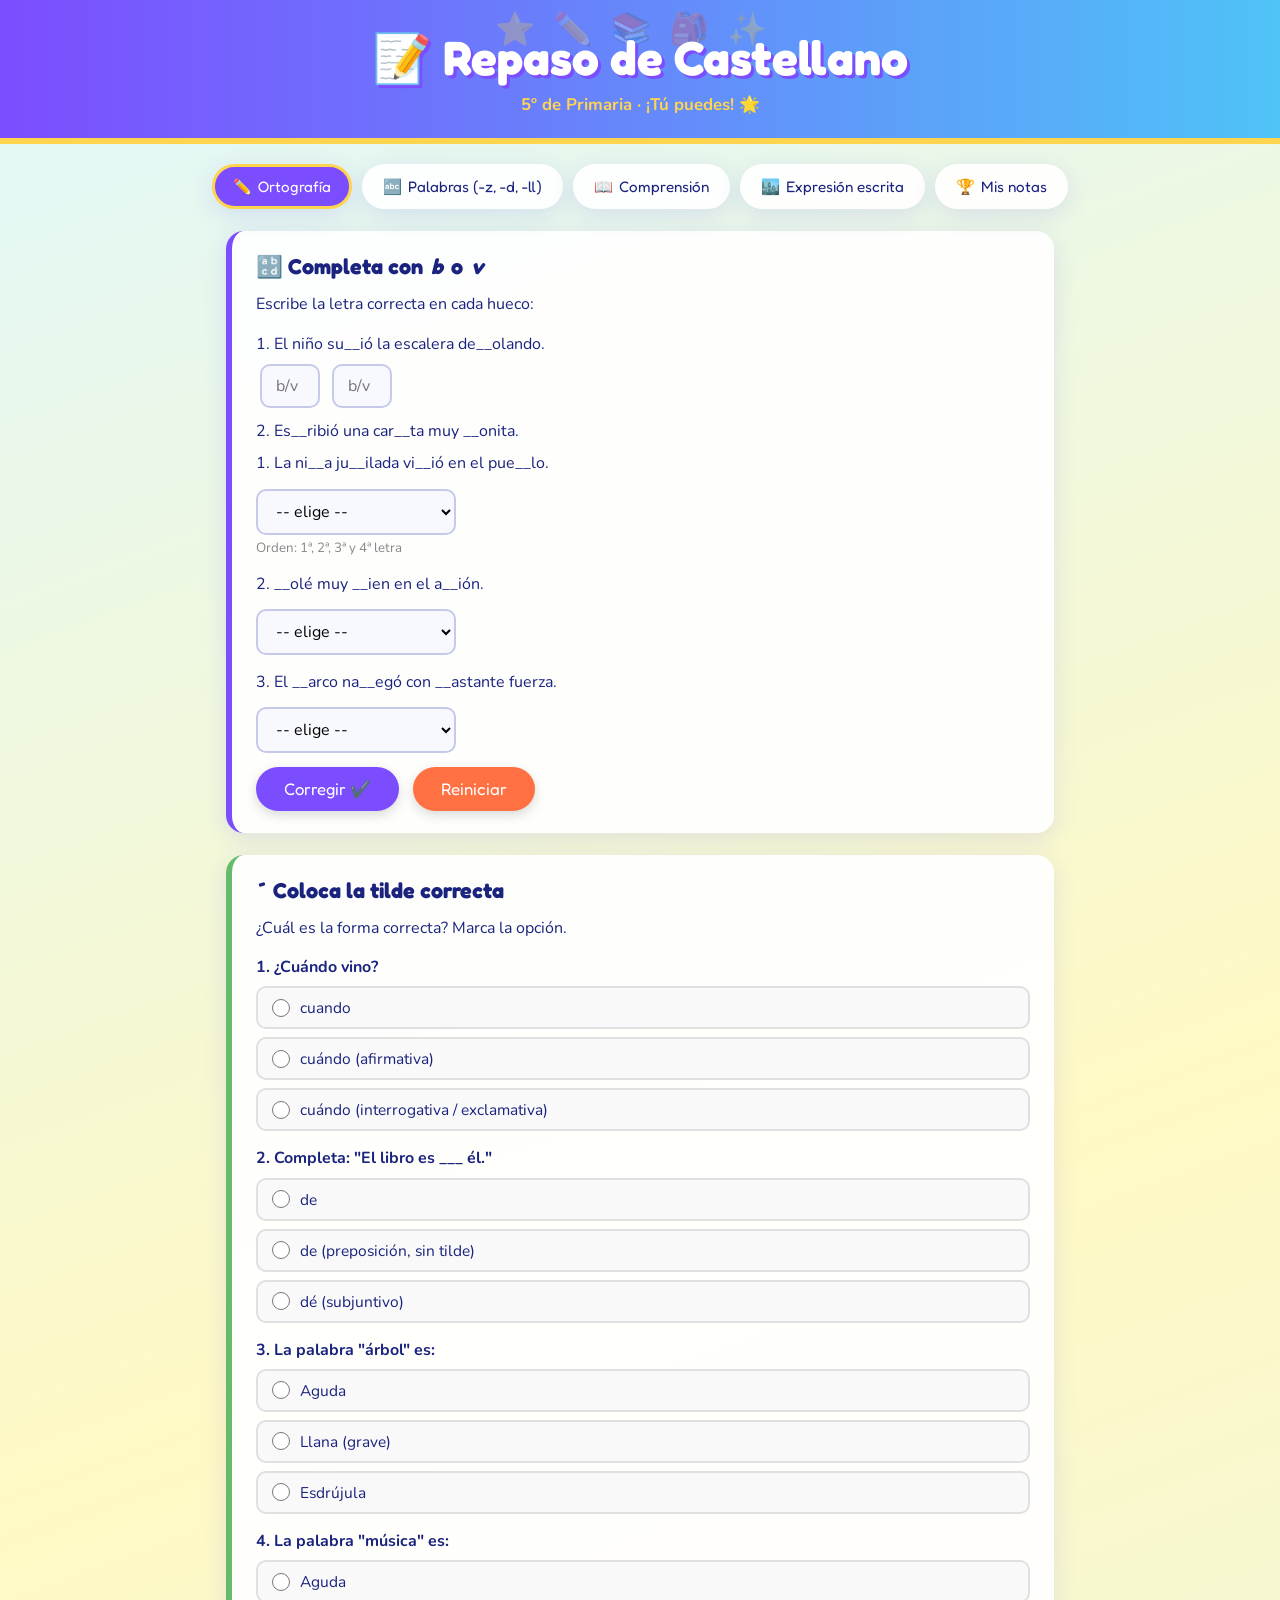
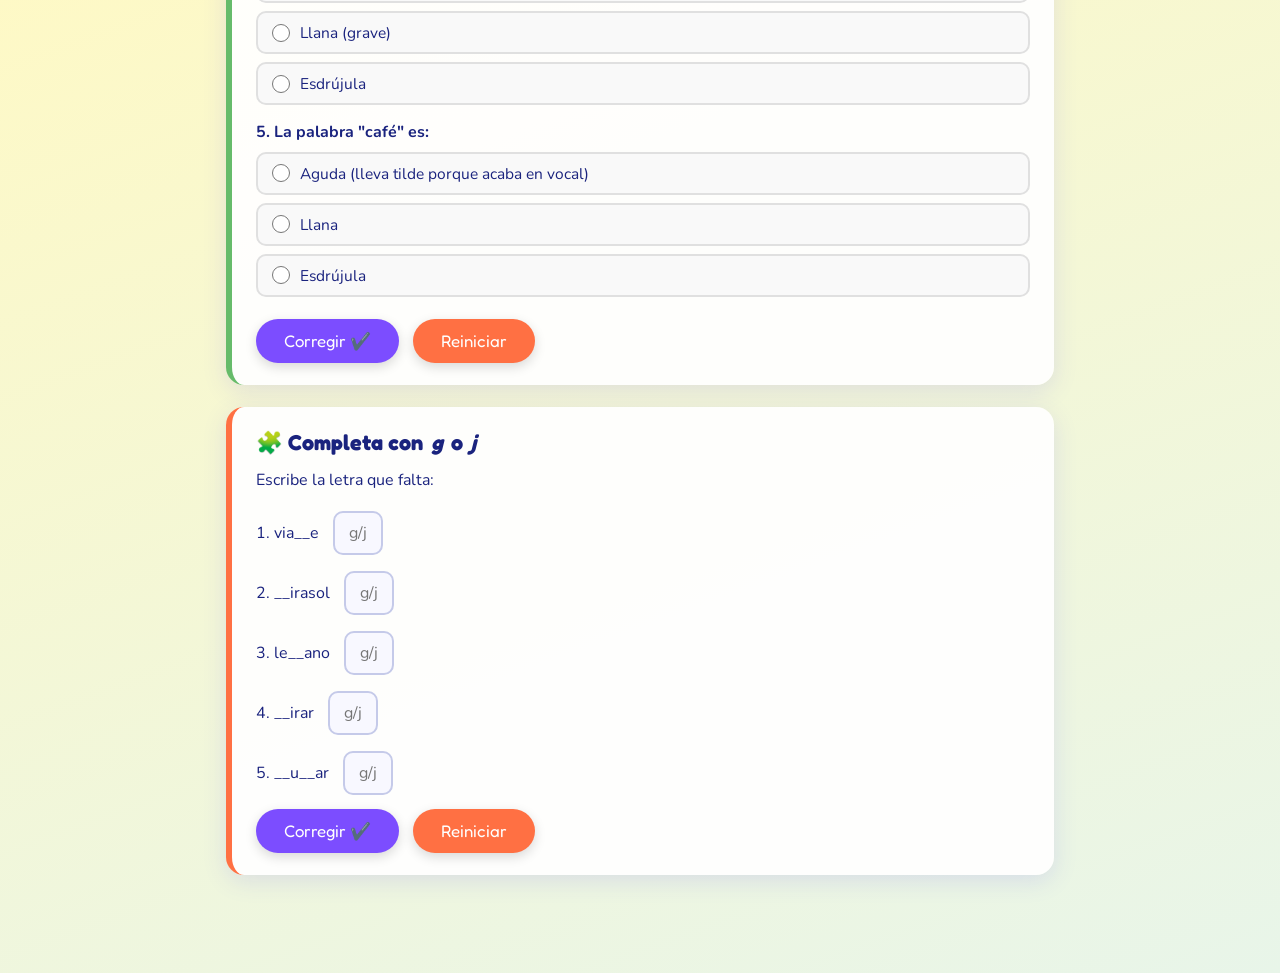
<file: castellano_tilde_bv_.html>
<!DOCTYPE html>
<html lang="es">
<head>
<meta charset="UTF-8">
<meta name="viewport" content="width=device-width, initial-scale=1.0">
<title>Repaso de Castellano – 5º Primaria</title>
<link href="https://fonts.googleapis.com/css2?family=Fredoka+One&family=Nunito:wght@400;600;700;800&display=swap" rel="stylesheet">
<style>
  :root {
    --sky: #4FC3F7;
    --sun: #FFD54F;
    --grass: #66BB6A;
    --coral: #FF7043;
    --purple: #7C4DFF;
    --white: #FFFDE7;
    --dark: #1A237E;
    --card-bg: #ffffffee;
    --radius: 18px;
    --shadow: 0 6px 24px rgba(76,63,255,.13);
  }

  * { box-sizing: border-box; margin: 0; padding: 0; }

  body {
    font-family: 'Nunito', sans-serif;
    background: linear-gradient(160deg, #e0f7fa 0%, #fff9c4 50%, #e8f5e9 100%);
    min-height: 100vh;
    color: var(--dark);
    padding-bottom: 60px;
  }

  /* ── HEADER ── */
  header {
    background: linear-gradient(90deg, var(--purple) 0%, var(--sky) 100%);
    padding: 28px 20px 22px;
    text-align: center;
    border-bottom: 6px solid var(--sun);
    position: relative;
    overflow: hidden;
  }
  header::before {
    content: '⭐✏️📚🎒✨';
    font-size: 2rem;
    position: absolute; top: 8px; left: 0; right: 0;
    text-align: center; opacity: .25; letter-spacing: 18px;
  }
  header h1 {
    font-family: 'Fredoka One', cursive;
    font-size: clamp(1.8rem, 5vw, 3rem);
    color: #fff;
    text-shadow: 3px 3px 0 var(--purple);
    position: relative;
  }
  header p {
    color: var(--sun);
    font-weight: 700;
    margin-top: 6px;
    font-size: 1.05rem;
    position: relative;
  }

  /* ── NAV TABS ── */
  nav {
    display: flex;
    justify-content: center;
    flex-wrap: wrap;
    gap: 10px;
    padding: 20px 16px 6px;
  }
  .tab-btn {
    font-family: 'Fredoka One', cursive;
    font-size: .95rem;
    padding: 10px 18px;
    border: 3px solid transparent;
    border-radius: 50px;
    cursor: pointer;
    transition: all .2s;
    background: var(--card-bg);
    color: var(--dark);
    box-shadow: var(--shadow);
  }
  .tab-btn:hover { transform: translateY(-2px); box-shadow: 0 8px 28px rgba(0,0,0,.15); }
  .tab-btn.active { background: var(--purple); color: #fff; border-color: var(--sun); }
  .tab-btn span { margin-right: 6px; }

  /* ── SCORE BAR ── */
  #score-bar {
    display: none;
    text-align: center;
    padding: 10px;
    font-family: 'Fredoka One', cursive;
    font-size: 1.15rem;
    color: var(--purple);
    animation: fadeIn .4s;
  }
  #score-bar.visible { display: block; }

  /* ── SECTIONS ── */
  .section { display: none; padding: 16px; max-width: 860px; margin: 0 auto; animation: fadeIn .4s; }
  .section.active { display: block; }
  @keyframes fadeIn { from { opacity: 0; transform: translateY(12px); } to { opacity: 1; transform: none; } }

  /* ── CARD ── */
  .card {
    background: var(--card-bg);
    border-radius: var(--radius);
    padding: 22px 24px;
    margin-bottom: 22px;
    box-shadow: var(--shadow);
    border-left: 6px solid var(--purple);
  }
  .card.green  { border-left-color: var(--grass); }
  .card.orange { border-left-color: var(--coral); }
  .card.blue   { border-left-color: var(--sky); }
  .card.yellow { border-left-color: var(--sun); }

  .card h2 {
    font-family: 'Fredoka One', cursive;
    font-size: 1.35rem;
    margin-bottom: 12px;
    display: flex; align-items: center; gap: 8px;
  }
  .card p, .card li { font-size: 1rem; line-height: 1.65; }
  .card ol, .card ul { padding-left: 20px; }

  /* ── INPUTS ── */
  input[type="text"], textarea, select {
    font-family: 'Nunito', sans-serif;
    font-size: 1rem;
    padding: 9px 14px;
    border: 2px solid #c5cae9;
    border-radius: 10px;
    width: 100%;
    margin-top: 6px;
    background: #f8f8ff;
    transition: border .2s;
    outline: none;
  }
  input[type="text"]:focus, textarea:focus { border-color: var(--purple); }
  textarea { resize: vertical; min-height: 120px; }

  .inline-input {
    display: inline-block;
    width: 130px;
    margin: 0 4px;
    padding: 4px 10px;
    font-size: .95rem;
  }

  /* ── RADIO/CHECKBOX ── */
  .option-label {
    display: flex; align-items: center; gap: 10px;
    padding: 9px 14px;
    border-radius: 10px;
    cursor: pointer;
    border: 2px solid #e0e0e0;
    margin-bottom: 8px;
    font-size: .97rem;
    transition: all .18s;
    background: #f9f9f9;
  }
  .option-label:hover { border-color: var(--purple); background: #ede7f6; }
  .option-label input { accent-color: var(--purple); width: 18px; height: 18px; }

  /* ── BUTTON ── */
  .btn {
    font-family: 'Fredoka One', cursive;
    font-size: 1.05rem;
    padding: 12px 28px;
    border: none;
    border-radius: 50px;
    cursor: pointer;
    margin-top: 14px;
    transition: all .2s;
    box-shadow: 0 4px 12px rgba(0,0,0,.15);
  }
  .btn-primary { background: var(--purple); color: #fff; }
  .btn-primary:hover { background: #5e35b1; transform: translateY(-2px); }
  .btn-secondary { background: var(--sun); color: var(--dark); }
  .btn-secondary:hover { background: #ffca28; transform: translateY(-2px); }
  .btn-reset { background: var(--coral); color: #fff; margin-left: 10px; }
  .btn-reset:hover { background: #e64a19; transform: translateY(-2px); }

  /* ── FEEDBACK ── */
  .feedback { display: none; margin-top: 18px; animation: fadeIn .3s; }
  .feedback.show { display: block; }
  .result-item {
    padding: 9px 14px;
    border-radius: 10px;
    margin-bottom: 8px;
    font-size: .96rem;
    display: flex; align-items: flex-start; gap: 8px;
  }
  .result-item.correct { background: #e8f5e9; border-left: 4px solid var(--grass); }
  .result-item.wrong   { background: #fbe9e7; border-left: 4px solid var(--coral); }
  .result-item .icon   { font-size: 1.1rem; flex-shrink: 0; }

  .score-badge {
    display: inline-block;
    font-family: 'Fredoka One', cursive;
    font-size: 1.4rem;
    padding: 8px 22px;
    border-radius: 50px;
    margin-top: 12px;
  }
  .score-badge.great  { background: var(--grass); color: #fff; }
  .score-badge.ok     { background: var(--sun);   color: var(--dark); }
  .score-badge.poor   { background: var(--coral);  color: #fff; }

  /* ── READING TEXT ── */
  .reading-text {
    background: #fff8e1;
    border-radius: 14px;
    padding: 18px 20px;
    border: 2px dashed #ffd54f;
    font-size: .98rem;
    line-height: 1.8;
    margin-bottom: 18px;
  }

  /* ── WORD SORT ── */
  .word-bank {
    display: flex; flex-wrap: wrap; gap: 10px;
    margin: 12px 0;
  }
  .word-chip {
    font-family: 'Fredoka One', cursive;
    font-size: 1rem;
    padding: 6px 16px;
    border-radius: 50px;
    background: var(--purple);
    color: #fff;
    cursor: grab;
    user-select: none;
    border: 2px solid transparent;
    transition: all .15s;
  }
  .word-chip:active { cursor: grabbing; transform: scale(1.08); }
  .word-chip.used { background: #bdbdbd; cursor: default; }

  .drop-zone {
    min-height: 52px;
    border: 2px dashed #9e9e9e;
    border-radius: 12px;
    padding: 8px 14px;
    display: flex; flex-wrap: wrap; gap: 8px; align-items: center;
    background: #f5f5f5;
    margin-top: 8px;
    transition: background .2s;
  }
  .drop-zone.over { background: #ede7f6; border-color: var(--purple); }

  .drop-category { margin-bottom: 14px; }
  .drop-category label { font-weight: 700; font-size: 1rem; display: block; margin-bottom: 4px; }

  /* ── PROGRESS ── */
  .progress-overview {
    display: flex; flex-wrap: wrap; gap: 14px;
    justify-content: center;
    padding: 10px 0;
  }
  .progress-card {
    background: var(--card-bg);
    border-radius: var(--radius);
    padding: 16px 20px;
    min-width: 150px;
    text-align: center;
    box-shadow: var(--shadow);
  }
  .progress-card .big-num {
    font-family: 'Fredoka One', cursive;
    font-size: 2.2rem;
  }
  .progress-card small { font-size: .85rem; color: #666; }

  /* ── RESPONSIVE ── */
  @media (max-width: 600px) {
    .card { padding: 16px 14px; }
    .inline-input { width: 100px; }
  }
</style>
</head>
<body>

<header>
  <h1>📝 Repaso de Castellano</h1>
  <p>5º de Primaria · ¡Tú puedes! 🌟</p>
</header>

<nav>
  <button class="tab-btn active" onclick="showSection('ortografia')" data-section="ortografia"><span>✏️</span>Ortografía</button>
  <button class="tab-btn" onclick="showSection('palabras')" data-section="palabras"><span>🔤</span>Palabras (-z, -d, -ll)</button>
  <button class="tab-btn" onclick="showSection('lectura')" data-section="lectura"><span>📖</span>Comprensión</button>
  <button class="tab-btn" onclick="showSection('escritura')" data-section="escritura"><span>🏙️</span>Expresión escrita</button>
  <button class="tab-btn" onclick="showSection('resultados')" data-section="resultados"><span>🏆</span>Mis notas</button>
</nav>

<div id="score-bar"></div>

<!-- ══════════════════════════════════════
     SECCIÓN 1 · ORTOGRAFÍA
══════════════════════════════════════ -->
<div id="ortografia" class="section active">

  <!-- 1a: Completa con b/v -->
  <div class="card">
    <h2>🔡 Completa con <em>b</em> o <em>v</em></h2>
    <p style="margin-bottom:14px">Escribe la letra correcta en cada hueco:</p>
    <div id="bv-form">
      <p>1. El niño su__ió la escalera de__olando.</p>
      <input type="text" class="inline-input bv-ans" maxlength="2" placeholder="b/v" data-ans="b" style="width:60px">
      <input type="text" class="inline-input bv-ans" maxlength="2" placeholder="b/v" data-ans="v" style="width:60px">

      <p style="margin-top:10px">2. Es__ribió una car__ta muy __onita.</p>
      <input type="text" class="inline-input bv-ans" maxlength="2" placeholder="b/v" data-ans="c" style="display:none"><!-- truco: las respuestas están hardcoded abajo -->

      <!-- Usamos preguntas de selección múltiple para más claridad -->
    </div>

    <!-- Ejercicio con select -->
    <div id="bv-ej" style="margin-top:6px">
      <div class="bv-question" data-correct="b">
        <p style="margin-bottom:6px">1. La ni__a ju__ilada vi__ió en el pue__lo.</p>
        <select class="bv-select" style="max-width:200px">
          <option value="">-- elige --</option>
          <option value="b-v-v-b">b / v / v / b</option>
          <option value="v-b-b-v">v / b / b / v</option>
          <option value="b-v-b-b">b / v / b / b</option>
        </select>
        <small style="color:#888;display:block;margin-top:4px">Orden: 1ª, 2ª, 3ª y 4ª letra</small>
      </div>

      <div class="bv-question" style="margin-top:14px" data-correct="v-b-v">
        <p style="margin-bottom:6px">2. __olé muy __ien en el a__ión.</p>
        <select class="bv-select" style="max-width:200px">
          <option value="">-- elige --</option>
          <option value="b-v-v">b / v / v</option>
          <option value="v-b-v">v / b / v</option>
          <option value="v-v-b">v / v / b</option>
        </select>
      </div>

      <div class="bv-question" style="margin-top:14px" data-correct="b-v-b">
        <p style="margin-bottom:6px">3. El __arco na__egó con __astante fuerza.</p>
        <select class="bv-select" style="max-width:200px">
          <option value="">-- elige --</option>
          <option value="b-v-b">b / v / b</option>
          <option value="v-b-v">v / b / v</option>
          <option value="b-b-v">b / b / v</option>
        </select>
      </div>
    </div>

    <button class="btn btn-primary" onclick="checkBV()">Corregir ✔️</button>
    <button class="btn btn-reset" onclick="resetSection('bv')">Reiniciar</button>
    <div class="feedback" id="bv-feedback"></div>
  </div>

  <!-- 1b: Tildes -->
  <div class="card green">
    <h2>´ Coloca la tilde correcta</h2>
    <p style="margin-bottom:12px">¿Cuál es la forma correcta? Marca la opción.</p>
    <div id="tilde-form">
      <div class="tilde-q" data-correct="c">
        <p style="font-weight:700;margin-bottom:6px">1. ¿Cuándo vino?</p>
        <label class="option-label"><input type="radio" name="t1" value="a"> cuando</label>
        <label class="option-label"><input type="radio" name="t1" value="b"> cuándo (afirmativa)</label>
        <label class="option-label"><input type="radio" name="t1" value="c"> cuándo (interrogativa / exclamativa)</label>
      </div>
      <div class="tilde-q" style="margin-top:14px" data-correct="b">
        <p style="font-weight:700;margin-bottom:6px">2. Completa: "El libro es ___ él."</p>
        <label class="option-label"><input type="radio" name="t2" value="a"> de</label>
        <label class="option-label"><input type="radio" name="t2" value="b"> de (preposición, sin tilde)</label>
        <label class="option-label"><input type="radio" name="t2" value="c"> dé (subjuntivo)</label>
      </div>
      <div class="tilde-q" style="margin-top:14px" data-correct="b">
        <p style="font-weight:700;margin-bottom:6px">3. La palabra "árbol" es:</p>
        <label class="option-label"><input type="radio" name="t3" value="a"> Aguda</label>
        <label class="option-label"><input type="radio" name="t3" value="b"> Llana (grave)</label>
        <label class="option-label"><input type="radio" name="t3" value="c"> Esdrújula</label>
      </div>
      <div class="tilde-q" style="margin-top:14px" data-correct="c">
        <p style="font-weight:700;margin-bottom:6px">4. La palabra "música" es:</p>
        <label class="option-label"><input type="radio" name="t4" value="a"> Aguda</label>
        <label class="option-label"><input type="radio" name="t4" value="b"> Llana (grave)</label>
        <label class="option-label"><input type="radio" name="t4" value="c"> Esdrújula</label>
      </div>
      <div class="tilde-q" style="margin-top:14px" data-correct="a">
        <p style="font-weight:700;margin-bottom:6px">5. La palabra "café" es:</p>
        <label class="option-label"><input type="radio" name="t5" value="a"> Aguda (lleva tilde porque acaba en vocal)</label>
        <label class="option-label"><input type="radio" name="t5" value="b"> Llana</label>
        <label class="option-label"><input type="radio" name="t5" value="c"> Esdrújula</label>
      </div>
    </div>
    <button class="btn btn-primary" onclick="checkTildes()">Corregir ✔️</button>
    <button class="btn btn-reset" onclick="resetSection('tilde')">Reiniciar</button>
    <div class="feedback" id="tilde-feedback"></div>
  </div>

  <!-- 1c: g/j -->
  <div class="card orange">
    <h2>🧩 Completa con <em>g</em> o <em>j</em></h2>
    <p style="margin-bottom:12px">Escribe la letra que falta:</p>
    <div id="gj-form">
      <div class="gj-row" data-word="viaje" data-gap="j">
        <span>1. via__e</span>
        <input type="text" maxlength="1" style="width:50px;margin-left:10px" placeholder="g/j">
      </div>
      <div class="gj-row" style="margin-top:10px" data-word="girasol" data-gap="g">
        <span>2. __irasol</span>
        <input type="text" maxlength="1" style="width:50px;margin-left:10px" placeholder="g/j">
      </div>
      <div class="gj-row" style="margin-top:10px" data-word="lejano" data-gap="j">
        <span>3. le__ano</span>
        <input type="text" maxlength="1" style="width:50px;margin-left:10px" placeholder="g/j">
      </div>
      <div class="gj-row" style="margin-top:10px" data-word="girar" data-gap="g">
        <span>4. __irar</span>
        <input type="text" maxlength="1" style="width:50px;margin-left:10px" placeholder="g/j">
      </div>
      <div class="gj-row" style="margin-top:10px" data-word="jugar" data-gap="j">
        <span>5. __u__ar</span>
        <input type="text" maxlength="1" style="width:50px;margin-left:10px" placeholder="g/j">
      </div>
    </div>
    <button class="btn btn-primary" onclick="checkGJ()">Corregir ✔️</button>
    <button class="btn btn-reset" onclick="resetSection('gj')">Reiniciar</button>
    <div class="feedback" id="gj-feedback"></div>
  </div>

</div>

<!-- ══════════════════════════════════════
     SECCIÓN 2 · PALABRAS -z, -d, -ll
══════════════════════════════════════ -->
<div id="palabras" class="section">

  <!-- Clasificación drag-and-drop -->
  <div class="card blue">
    <h2>🗂️ Clasifica las palabras</h2>
    <p style="margin-bottom:12px">Arrastra cada palabra a la columna correcta según cómo terminan:</p>
    <div class="word-bank" id="word-bank">
      <!-- chips insertados por JS -->
    </div>
    <div style="display:grid;grid-template-columns:1fr 1fr 1fr;gap:12px;margin-top:14px">
      <div class="drop-category">
        <label>Terminan en <strong>-Z</strong> 🔴</label>
        <div class="drop-zone" id="drop-z" ondragover="onDragOver(event)" ondrop="onDrop(event,'z')"></div>
      </div>
      <div class="drop-category">
        <label>Terminan en <strong>-D</strong> 🔵</label>
        <div class="drop-zone" id="drop-d" ondragover="onDragOver(event)" ondrop="onDrop(event,'d')"></div>
      </div>
      <div class="drop-category">
        <label>Terminan en <strong>-LL</strong> 🟢</label>
        <div class="drop-zone" id="drop-ll" ondragover="onDragOver(event)" ondrop="onDrop(event,'ll')"></div>
      </div>
    </div>
    <button class="btn btn-primary" onclick="checkSort()">Corregir ✔️</button>
    <button class="btn btn-reset" onclick="resetSort()">Reiniciar</button>
    <div class="feedback" id="sort-feedback"></div>
  </div>

  <!-- Singular / plural z→ces -->
  <div class="card">
    <h2>📝 Singular ↔ Plural (z → ces)</h2>
    <p style="margin-bottom:12px">Escribe el plural o singular según corresponda:</p>
    <div id="plural-form">
      <table style="width:100%;border-collapse:collapse">
        <tr><th style="text-align:left;padding:8px 4px;border-bottom:2px solid #e0e0e0">Singular</th><th style="text-align:left;padding:8px 4px;border-bottom:2px solid #e0e0e0">Plural</th></tr>
        <tr>
          <td style="padding:8px 4px">pez</td>
          <td><input type="text" data-ans="peces" placeholder="escribe el plural..."></td>
        </tr>
        <tr>
          <td style="padding:8px 4px">nariz</td>
          <td><input type="text" data-ans="narices" placeholder="escribe el plural..."></td>
        </tr>
        <tr>
          <td style="padding:8px 4px">vez</td>
          <td><input type="text" data-ans="veces" placeholder="escribe el plural..."></td>
        </tr>
        <tr>
          <td><input type="text" data-ans="feliz" placeholder="escribe el singular..."></td>
          <td style="padding:8px 4px">felices</td>
        </tr>
        <tr>
          <td><input type="text" data-ans="actriz" placeholder="escribe el singular..."></td>
          <td style="padding:8px 4px">actrices</td>
        </tr>
      </table>
    </div>
    <button class="btn btn-primary" onclick="checkPlural()">Corregir ✔️</button>
    <button class="btn btn-reset" onclick="resetSection('plural')">Reiniciar</button>
    <div class="feedback" id="plural-feedback"></div>
  </div>

  <!-- Escribir palabras con ll -->
  <div class="card green">
    <h2>🦋 Palabras con <em>ll</em></h2>
    <p style="margin-bottom:12px">Define estas palabras con <strong>ll</strong> eligiendo su significado correcto:</p>
    <div id="ll-form">
      <div class="ll-q" data-correct="b" style="margin-bottom:14px">
        <p style="font-weight:700">1. <em>orilla</em></p>
        <label class="option-label"><input type="radio" name="ll1" value="a"> Animal de cuatro patas</label>
        <label class="option-label"><input type="radio" name="ll1" value="b"> Borde de un río, lago o mar</label>
        <label class="option-label"><input type="radio" name="ll1" value="c"> Tipo de flor</label>
      </div>
      <div class="ll-q" data-correct="a" style="margin-bottom:14px">
        <p style="font-weight:700">2. <em>llave</em></p>
        <label class="option-label"><input type="radio" name="ll2" value="a"> Instrumento para abrir cerraduras</label>
        <label class="option-label"><input type="radio" name="ll2" value="b"> Tipo de sombrero</label>
        <label class="option-label"><input type="radio" name="ll2" value="c"> Parte de un árbol</label>
      </div>
      <div class="ll-q" data-correct="c" style="margin-bottom:14px">
        <p style="font-weight:700">3. <em>silla</em></p>
        <label class="option-label"><input type="radio" name="ll3" value="a"> Herramienta de cocina</label>
        <label class="option-label"><input type="radio" name="ll3" value="b"> Ventana pequeña</label>
        <label class="option-label"><input type="radio" name="ll3" value="c"> Mueble para sentarse</label>
      </div>
      <div class="ll-q" data-correct="b" style="margin-bottom:14px">
        <p style="font-weight:700">4. <em>pastilla</em></p>
        <label class="option-label"><input type="radio" name="ll4" value="a"> Un tipo de pasta italiana</label>
        <label class="option-label"><input type="radio" name="ll4" value="b"> Comprimido de medicina o de jabón</label>
        <label class="option-label"><input type="radio" name="ll4" value="c"> Personaje de cuento</label>
      </div>
    </div>
    <button class="btn btn-primary" onclick="checkLL()">Corregir ✔️</button>
    <button class="btn btn-reset" onclick="resetSection('ll')">Reiniciar</button>
    <div class="feedback" id="ll-feedback"></div>
  </div>

</div>

<!-- ══════════════════════════════════════
     SECCIÓN 3 · COMPRENSIÓN LECTORA
══════════════════════════════════════ -->
<div id="lectura" class="section">
  <div class="card yellow">
    <h2>📖 Lee el texto</h2>
    <div class="reading-text">
      <p><strong>Una tarde en la ciudad</strong></p>
      <br>
      <p>Lucía y su abuelo Manuel paseaban por el centro de la ciudad un soleado sábado por la tarde. Las calles estaban llenas de gente que iba de compras, tomaba un helado o simplemente disfrutaba del buen tiempo.</p>
      <br>
      <p>—Abuelo, ¿cuántos años tiene esta fuente? —preguntó Lucía señalando una gran fuente de piedra rodeada de palomas.</p>
      <br>
      <p>—Más de doscientos años —respondió el abuelo con orgullo—. La construyeron cuando el rey ordenó embellecer la ciudad. Entonces no había coches, solo carros tirados por caballos.</p>
      <br>
      <p>Lucía se imaginó la misma plaza sin semáforos ni tiendas modernas, con señoras de vestidos largos y niños jugando con aros de madera. Le pareció un mundo mágico y lejano.</p>
      <br>
      <p>—¿Te gustaría haber vivido en esa época? —preguntó el abuelo.</p>
      <br>
      <p>Lucía pensó un momento y respondió sonriendo:</p>
      <br>
      <p>—Solo si podía volver para contarte todo lo que vi.</p>
      <br>
      <p>El abuelo rio con ganas y los dos siguieron caminando entre el suave rumor de la fuente y el olor a churros recién hechos.</p>
    </div>
  </div>

  <div class="card">
    <h2>❓ Preguntas de comprensión</h2>
    <div id="comp-form">

      <div class="comp-q" data-correct="b" style="margin-bottom:18px">
        <p style="font-weight:700">1. ¿Con quién paseaba Lucía?</p>
        <label class="option-label"><input type="radio" name="c1" value="a"> Con su madre</label>
        <label class="option-label"><input type="radio" name="c1" value="b"> Con su abuelo Manuel</label>
        <label class="option-label"><input type="radio" name="c1" value="c"> Con su amiga</label>
      </div>

      <div class="comp-q" data-correct="a" style="margin-bottom:18px">
        <p style="font-weight:700">2. ¿Qué había alrededor de la fuente?</p>
        <label class="option-label"><input type="radio" name="c2" value="a"> Palomas</label>
        <label class="option-label"><input type="radio" name="c2" value="b"> Perros</label>
        <label class="option-label"><input type="radio" name="c2" value="c"> Flores</label>
      </div>

      <div class="comp-q" data-correct="c" style="margin-bottom:18px">
        <p style="font-weight:700">3. ¿Cuántos años tiene la fuente aproximadamente?</p>
        <label class="option-label"><input type="radio" name="c3" value="a"> Más de cien años</label>
        <label class="option-label"><input type="radio" name="c3" value="b"> Menos de cien años</label>
        <label class="option-label"><input type="radio" name="c3" value="c"> Más de doscientos años</label>
      </div>

      <div class="comp-q" data-correct="b" style="margin-bottom:18px">
        <p style="font-weight:700">4. ¿Qué se imaginó Lucía?</p>
        <label class="option-label"><input type="radio" name="c4" value="a"> La plaza llena de coches modernos</label>
        <label class="option-label"><input type="radio" name="c4" value="b"> La plaza sin semáforos, con señoras de vestidos largos y niños jugando</label>
        <label class="option-label"><input type="radio" name="c4" value="c"> Una batalla de caballeros</label>
      </div>

      <div class="comp-q" data-correct="c" style="margin-bottom:18px">
        <p style="font-weight:700">5. ¿Por qué Lucía quería volver si viviera en esa época?</p>
        <label class="option-label"><input type="radio" name="c5" value="a"> Para traer comida moderna</label>
        <label class="option-label"><input type="radio" name="c5" value="b"> Porque no le gustaba esa época</label>
        <label class="option-label"><input type="radio" name="c5" value="c"> Para contarle todo al abuelo</label>
      </div>

      <div class="comp-q" data-correct="a" style="margin-bottom:18px">
        <p style="font-weight:700">6. ¿Qué olor había al final del paseo?</p>
        <label class="option-label"><input type="radio" name="c6" value="a"> A churros recién hechos</label>
        <label class="option-label"><input type="radio" name="c6" value="b"> A flores del jardín</label>
        <label class="option-label"><input type="radio" name="c6" value="c"> A lluvia</label>
      </div>

      <div style="margin-top:14px">
        <p style="font-weight:700">7. ¿Qué tipo de texto es este? Explícalo brevemente (2-3 líneas):</p>
        <textarea id="tipo-texto" placeholder="Escribe aquí tu respuesta..." rows="3"></textarea>
        <small style="color:#888">Pista: ¿Es narrativo, descriptivo, informativo...?</small>
      </div>

    </div>
    <button class="btn btn-primary" onclick="checkComp()">Corregir ✔️</button>
    <button class="btn btn-reset" onclick="resetSection('comp')">Reiniciar</button>
    <div class="feedback" id="comp-feedback"></div>
  </div>
</div>

<!-- ══════════════════════════════════════
     SECCIÓN 4 · EXPRESIÓN ESCRITA
══════════════════════════════════════ -->
<div id="escritura" class="section">
  <div class="card">
    <h2>🏙️ Descripción de una ciudad</h2>
    <p style="margin-bottom:14px">En la descripción de una ciudad debemos incluir:</p>
    <ul style="margin-bottom:16px;padding-left:20px">
      <li>📍 <strong>Localización y nombre</strong> de la ciudad.</li>
      <li>🏛️ <strong>Monumentos y lugares</strong> importantes.</li>
      <li>🌿 <strong>Entorno y naturaleza</strong> (ríos, montañas, parques…).</li>
      <li>👥 <strong>Ambiente y gente</strong> (animada, tranquila…).</li>
      <li>🎉 <strong>Actividades y costumbres</strong> típicas.</li>
      <li>💬 <strong>Adjetivos y recursos</strong> para hacer la descripción viva.</li>
    </ul>
    <div class="card orange" style="border-left:none;background:#fff3e0;border-radius:12px;padding:14px">
      <p><strong>📌 Ejemplo de inicio:</strong></p>
      <p><em>"Barcelona es una ciudad mediterránea llena de vida. Sus calles amplias y sus playas doradas la convierten en un lugar único. Entre sus monumentos destaca la Sagrada Família, una catedral impresionante que…"</em></p>
    </div>
  </div>

  <div class="card green">
    <h2>✍️ ¡Ahora escribe tú!</h2>
    <p style="margin-bottom:12px">Escribe una descripción de una ciudad que conozcas o que imagines. Recuerda usar los elementos del cuadro anterior. (Mínimo 80 palabras)</p>
    <textarea id="escritura-text" placeholder="Escribe aquí tu descripción..." rows="10"></textarea>
    <div style="margin-top:12px;display:flex;flex-wrap:wrap;gap:10px;align-items:center">
      <button class="btn btn-primary" onclick="checkEscritura()">Revisar y puntuar ✔️</button>
      <button class="btn btn-reset" onclick="document.getElementById('escritura-text').value='';document.getElementById('escritura-feedback').classList.remove('show')">Borrar</button>
      <span id="word-count" style="font-size:.9rem;color:#888">Palabras: 0</span>
    </div>
    <div class="feedback" id="escritura-feedback"></div>
  </div>
</div>

<!-- ══════════════════════════════════════
     SECCIÓN 5 · MIS NOTAS
══════════════════════════════════════ -->
<div id="resultados" class="section">
  <div class="card">
    <h2>🏆 Resumen de puntuaciones</h2>
    <div class="progress-overview" id="scores-overview">
      <p style="color:#888">Todavía no has corregido ningún ejercicio.</p>
    </div>
    <button class="btn btn-secondary" onclick="showSection('ortografia')">Volver a empezar 🔄</button>
  </div>
</div>

<script>
/* ═══════════════════════════════════════════
   UTILS
═══════════════════════════════════════════ */
const scores = {};

function showSection(id) {
  document.querySelectorAll('.section').forEach(s => s.classList.remove('active'));
  document.querySelectorAll('.tab-btn').forEach(b => b.classList.remove('active'));
  document.getElementById(id).classList.add('active');
  document.querySelector(`[data-section="${id}"]`).classList.add('active');
  if (id === 'resultados') renderScores();
  window.scrollTo(0,0);
}

function renderScores() {
  const el = document.getElementById('scores-overview');
  if (!Object.keys(scores).length) {
    el.innerHTML = '<p style="color:#888">Todavía no has corregido ningún ejercicio.</p>';
    return;
  }
  const labels = {
    bv: 'B / V', tilde: 'Tildes', gj: 'G / J',
    sort: 'Clasificar palabras', plural: 'Plural -z/-ces', ll: 'Palabras con LL',
    comp: 'Comprensión lectora', escritura: 'Expresión escrita'
  };
  let total = 0, max = 0;
  el.innerHTML = Object.entries(scores).map(([k,[got,outOf]]) => {
    const pct = Math.round(got/outOf*100);
    total += got; max += outOf;
    const col = pct >= 70 ? 'var(--grass)' : pct >= 50 ? 'var(--sun)' : 'var(--coral)';
    return `<div class="progress-card">
      <div class="big-num" style="color:${col}">${got}/${outOf}</div>
      <div style="font-weight:700">${labels[k]||k}</div>
      <small>${pct}%</small>
    </div>`;
  }).join('');
  const totalPct = Math.round(total/max*100);
  const badge = totalPct >= 70 ? 'great' : totalPct >= 50 ? 'ok' : 'poor';
  const emoji = totalPct >= 70 ? '🌟 ¡Genial!' : totalPct >= 50 ? '👍 Bien' : '💪 ¡Sigue practicando!';
  el.innerHTML += `<div style="width:100%;text-align:center;margin-top:10px">
    <span class="score-badge ${badge}">Total: ${total}/${max} (${totalPct}%) ${emoji}</span>
  </div>`;
}

function showFeedback(id, items, got, outOf, key) {
  scores[key] = [got, outOf];
  const fb = document.getElementById(id);
  fb.classList.add('show');
  const badge = (got/outOf)>=.7 ? 'great' : (got/outOf)>=.5 ? 'ok' : 'poor';
  const msg = (got/outOf)>=.7 ? '¡Muy bien! 🌟' : (got/outOf)>=.5 ? 'Bien, pero repasa 👍' : '¡Sigue practicando! 💪';
  fb.innerHTML = items.join('') +
    `<span class="score-badge ${badge}">Puntuación: ${got}/${outOf} – ${msg}</span>`;
}

function item(ok, text, corrTxt) {
  return `<div class="result-item ${ok?'correct':'wrong'}">
    <span class="icon">${ok?'✅':'❌'}</span>
    <span>${text}${!ok && corrTxt ? ` <em>(Correcto: <strong>${corrTxt}</strong>)</em>` : ''}</span>
  </div>`;
}

function normalize(str) { return str.trim().toLowerCase().normalize('NFD').replace(/[\u0300-\u036f]/g,''); }

function resetSection(key) {
  const ids = {
    bv:['bv-feedback','bv-ej'],
    tilde:['tilde-feedback','tilde-form'],
    gj:['gj-feedback','gj-form'],
    plural:['plural-feedback','plural-form'],
    ll:['ll-feedback','ll-form'],
    comp:['comp-feedback','comp-form']
  };
  const [fbId] = ids[key]||[];
  if (fbId) { document.getElementById(fbId).classList.remove('show'); document.getElementById(fbId).innerHTML=''; }
  // reset inputs/selects/radios
  document.querySelectorAll(`#${ids[key]?.[1]||''} input, #${ids[key]?.[1]||''} select`).forEach(el => {
    if (el.type==='radio'||el.type==='checkbox') el.checked=false;
    else el.value='';
  });
  delete scores[key];
}

/* ═══════════════════════════════════════════
   B / V
═══════════════════════════════════════════ */
function checkBV() {
  const qs = document.querySelectorAll('.bv-question');
  const correct = ['b-v-v-b','v-b-v','b-v-b'];
  const labels = [
    'ni<b>b</b>a ju<b>b</b>ilada vi<b>v</b>ió en el pue<b>b</b>lo → b/v/v/b',
    '<b>v</b>olé muy <b>b</b>ien en el a<b>v</b>ión → v/b/v',
    'El <b>b</b>arco na<b>v</b>egó con <b>b</b>astante fuerza → b/v/b'
  ];
  let got = 0; const items = [];
  qs.forEach((q, i) => {
    const sel = q.querySelector('.bv-select');
    const ok = sel && sel.value === correct[i];
    if (ok) got++;
    items.push(item(ok, `Frase ${i+1}: ${sel ? sel.options[sel.selectedIndex].text : '–'}`, labels[i]));
  });
  showFeedback('bv-feedback', items, got, qs.length, 'bv');
}

/* ═══════════════════════════════════════════
   TILDES
═══════════════════════════════════════════ */
function checkTildes() {
  const qs = document.querySelectorAll('.tilde-q');
  const labels = [
    '"cuándo" interrogativo/exclamativo lleva tilde diacrítica',
    '"de" preposición NO lleva tilde; "dé" (subjuntivo) sí',
    '"árbol" es llana acabada en consonante distinta de n/s → lleva tilde',
    '"música" es esdrújula → siempre lleva tilde',
    '"café" es aguda acabada en vocal → lleva tilde'
  ];
  let got = 0; const items = [];
  qs.forEach((q, i) => {
    const sel = q.querySelector(`input[name="t${i+1}"]:checked`);
    const ok = sel && sel.value === q.dataset.correct;
    if (ok) got++;
    items.push(item(ok, `Pregunta ${i+1}: ${sel ? sel.parentElement.textContent.trim() : 'Sin respuesta'}`, labels[i]));
  });
  showFeedback('tilde-feedback', items, got, qs.length, 'tilde');
}

/* ═══════════════════════════════════════════
   G / J
═══════════════════════════════════════════ */
function checkGJ() {
  const rows = document.querySelectorAll('.gj-row');
  let got = 0; const items = [];
  rows.forEach(row => {
    const ans = row.querySelector('input').value.toLowerCase().trim();
    const correct = row.dataset.gap;
    const ok = ans === correct;
    if (ok) got++;
    items.push(item(ok, `"${row.dataset.word}": escribiste "${ans||'–'}"`, correct));
  });
  showFeedback('gj-feedback', items, got, rows.length, 'gj');
}

/* ═══════════════════════════════════════════
   DRAG & DROP SORT
═══════════════════════════════════════════ */
const wordData = [
  {word:'pez',cat:'z'},{word:'nariz',cat:'z'},{word:'nuez',cat:'z'},
  {word:'ciudad',cat:'d'},{word:'verdad',cat:'d'},{word:'libertad',cat:'d'},
  {word:'castillo',cat:'ll'},{word:'orilla',cat:'ll'},{word:'cuchillo',cat:'ll'}
];
let dragging = null;

function buildWordBank() {
  const bank = document.getElementById('word-bank');
  bank.innerHTML = '';
  const shuffled = [...wordData].sort(()=>Math.random()-.5);
  shuffled.forEach(w => {
    const chip = document.createElement('span');
    chip.className = 'word-chip';
    chip.textContent = w.word;
    chip.draggable = true;
    chip.dataset.word = w.word;
    chip.addEventListener('dragstart', e => { dragging = chip; chip.style.opacity='.4'; });
    chip.addEventListener('dragend', e => { chip.style.opacity='1'; });
    // touch support
    chip.addEventListener('touchstart', touchStart, {passive:true});
    chip.addEventListener('touchmove', touchMove, {passive:false});
    chip.addEventListener('touchend', touchEnd);
    bank.appendChild(chip);
  });
}

function onDragOver(e) { e.preventDefault(); e.currentTarget.classList.add('over'); }
function onDrop(e, cat) {
  e.preventDefault();
  e.currentTarget.classList.remove('over');
  if (!dragging) return;
  dragging.dataset.cat = cat;
  e.currentTarget.appendChild(dragging);
  dragging = null;
}
document.querySelectorAll('.drop-zone').forEach(z => {
  z.addEventListener('dragleave', () => z.classList.remove('over'));
});

// Touch drag
let touchChip = null, clone = null;
function touchStart(e) {
  touchChip = e.currentTarget;
}
function touchMove(e) {
  e.preventDefault();
  if (!touchChip) return;
  const t = e.touches[0];
  if (!clone) {
    clone = touchChip.cloneNode(true);
    clone.style.cssText = 'position:fixed;pointer-events:none;opacity:.7;z-index:9999;font-family:Fredoka One,cursive;font-size:1rem;padding:6px 16px;border-radius:50px;background:var(--purple);color:#fff';
    document.body.appendChild(clone);
  }
  clone.style.left = (t.clientX - 40) + 'px';
  clone.style.top  = (t.clientY - 20) + 'px';
}
function touchEnd(e) {
  if (!touchChip) return;
  if (clone) { document.body.removeChild(clone); clone = null; }
  const t = e.changedTouches[0];
  const el = document.elementFromPoint(t.clientX, t.clientY);
  const zone = el?.closest('.drop-zone');
  if (zone) {
    const cat = zone.id.replace('drop-','');
    touchChip.dataset.cat = cat;
    zone.appendChild(touchChip);
  }
  touchChip = null;
}

function checkSort() {
  let got = 0; const items = [];
  wordData.forEach(w => {
    const chip = document.querySelector(`.word-chip[data-word="${w.word}"]`);
    const placed = chip ? chip.dataset.cat : null;
    const ok = placed === w.cat;
    if (ok) got++;
    items.push(item(ok, `"${w.word}" → colocaste en: ${placed||'sin colocar'}`, `-${w.cat.toUpperCase()}`));
  });
  showFeedback('sort-feedback', items, got, wordData.length, 'sort');
}

function resetSort() {
  buildWordBank();
  ['drop-z','drop-d','drop-ll'].forEach(id => document.getElementById(id).innerHTML='');
  const fb = document.getElementById('sort-feedback');
  fb.classList.remove('show'); fb.innerHTML='';
  delete scores['sort'];
}

/* ═══════════════════════════════════════════
   PLURAL -z / -ces
═══════════════════════════════════════════ */
function checkPlural() {
  const inputs = document.querySelectorAll('#plural-form input');
  let got = 0; const items = [];
  inputs.forEach((inp, i) => {
    const ok = normalize(inp.value) === normalize(inp.dataset.ans);
    if (ok) got++;
    items.push(item(ok, `Fila ${i+1}: escribiste "${inp.value||'–'}"`, inp.dataset.ans));
  });
  showFeedback('plural-feedback', items, got, inputs.length, 'plural');
}

/* ═══════════════════════════════════════════
   LL
═══════════════════════════════════════════ */
function checkLL() {
  const qs = document.querySelectorAll('.ll-q');
  let got = 0; const items = [];
  const words = ['orilla','llave','silla','pastilla'];
  qs.forEach((q, i) => {
    const sel = q.querySelector(`input[name="ll${i+1}"]:checked`);
    const ok = sel && sel.value === q.dataset.correct;
    if (ok) got++;
    items.push(item(ok, `"${words[i]}": ${sel ? sel.parentElement.textContent.trim() : 'Sin respuesta'}`));
  });
  showFeedback('ll-feedback', items, got, qs.length, 'll');
}

/* ═══════════════════════════════════════════
   COMPRENSIÓN
═══════════════════════════════════════════ */
function checkComp() {
  const qs = document.querySelectorAll('.comp-q');
  let got = 0; const items = [];
  const qTexts = [
    '¿Con quién paseaba?','¿Alrededor de la fuente?','¿Años de la fuente?',
    '¿Qué imaginó Lucía?','¿Por qué quería volver?','¿Qué olor había?'
  ];
  qs.forEach((q, i) => {
    const sel = q.querySelector(`input[name="c${i+1}"]:checked`);
    const ok = sel && sel.value === q.dataset.correct;
    if (ok) got++;
    items.push(item(ok, `P${i+1} (${qTexts[i]}): ${sel ? sel.parentElement.textContent.trim() : 'Sin respuesta'}`));
  });
  // P7 libre: si escribió algo, dar punto
  const libre = document.getElementById('tipo-texto').value.trim();
  const libreOk = libre.length > 10;
  if (libreOk) got++;
  items.push(item(libreOk, `P7 (tipo de texto): "${libre || 'Sin respuesta'}"${libreOk ? '' : ' — Recuerda indicar si es narrativo, descriptivo…'}`));
  showFeedback('comp-feedback', items, got, qs.length + 1, 'comp');
}

/* ═══════════════════════════════════════════
   EXPRESIÓN ESCRITA
═══════════════════════════════════════════ */
const escritura = document.getElementById('escritura-text');
escritura.addEventListener('input', () => {
  const words = escritura.value.trim().split(/\s+/).filter(Boolean).length;
  document.getElementById('word-count').textContent = `Palabras: ${words}`;
});

function checkEscritura() {
  const text = escritura.value.trim();
  const words = text.split(/\s+/).filter(Boolean).length;
  const fb = document.getElementById('escritura-feedback');
  fb.classList.add('show');

  let got = 0; const items = [];

  // Criterios automáticos
  const critera = [
    { label: 'Longitud mínima (≥80 palabras)', ok: words >= 80, tip: `Tienes ${words} palabras. Añade más detalles.` },
    { label: 'Menciona el nombre de la ciudad', ok: /ciudad|pueblo|barrio|[A-ZÁÉÍÓÚ][a-záéíóú]{2,}/u.test(text) },
    { label: 'Usa adjetivos descriptivos', ok: /(bonita|grande|antigua|moderna|animada|tranquila|hermosa|impresionante|especial|colorida|luminosa|histórica)/i.test(text) },
    { label: 'Menciona lugares o monumentos', ok: /(plaza|calle|parque|iglesia|museo|fuente|monumento|mercado|edificio|catedral|puerto|playa)/i.test(text) },
    { label: 'Habla de la gente o ambiente', ok: /(gente|habitantes|turistas|vecinos|animad|bulliciosa|tranquila|llena|vida)/i.test(text) },
    { label: 'Usa conectores o puntuación variada', ok: /(además|también|sin embargo|aunque|por eso|primero|después|finalmente|,|;)/i.test(text) },
  ];

  critera.forEach(c => {
    if (c.ok) got++;
    items.push(item(c.ok, c.label, c.tip||null));
  });

  const badge = got >= 5 ? 'great' : got >= 3 ? 'ok' : 'poor';
  const msg = got >= 5 ? '¡Descripción excelente! 🌟' : got >= 3 ? 'Bien, pero puedes mejorar 👍' : '¡Repasa los elementos de la descripción! 💪';

  fb.innerHTML = `<p style="font-weight:700;margin-bottom:10px">Criterios evaluados automáticamente:</p>` +
    items.join('') +
    `<p style="margin-top:10px;color:#555;font-size:.9rem">⚠️ La revisión completa la hará tu profesor/a, pero esto te da una idea. (${words} palabras escritas)</p>` +
    `<span class="score-badge ${badge}">Puntuación automática: ${got}/6 – ${msg}</span>`;

  scores['escritura'] = [got, 6];
}

/* ═══════════════════════════════════════════
   INIT
═══════════════════════════════════════════ */
buildWordBank();
</script>
</body>
</html>
</file>
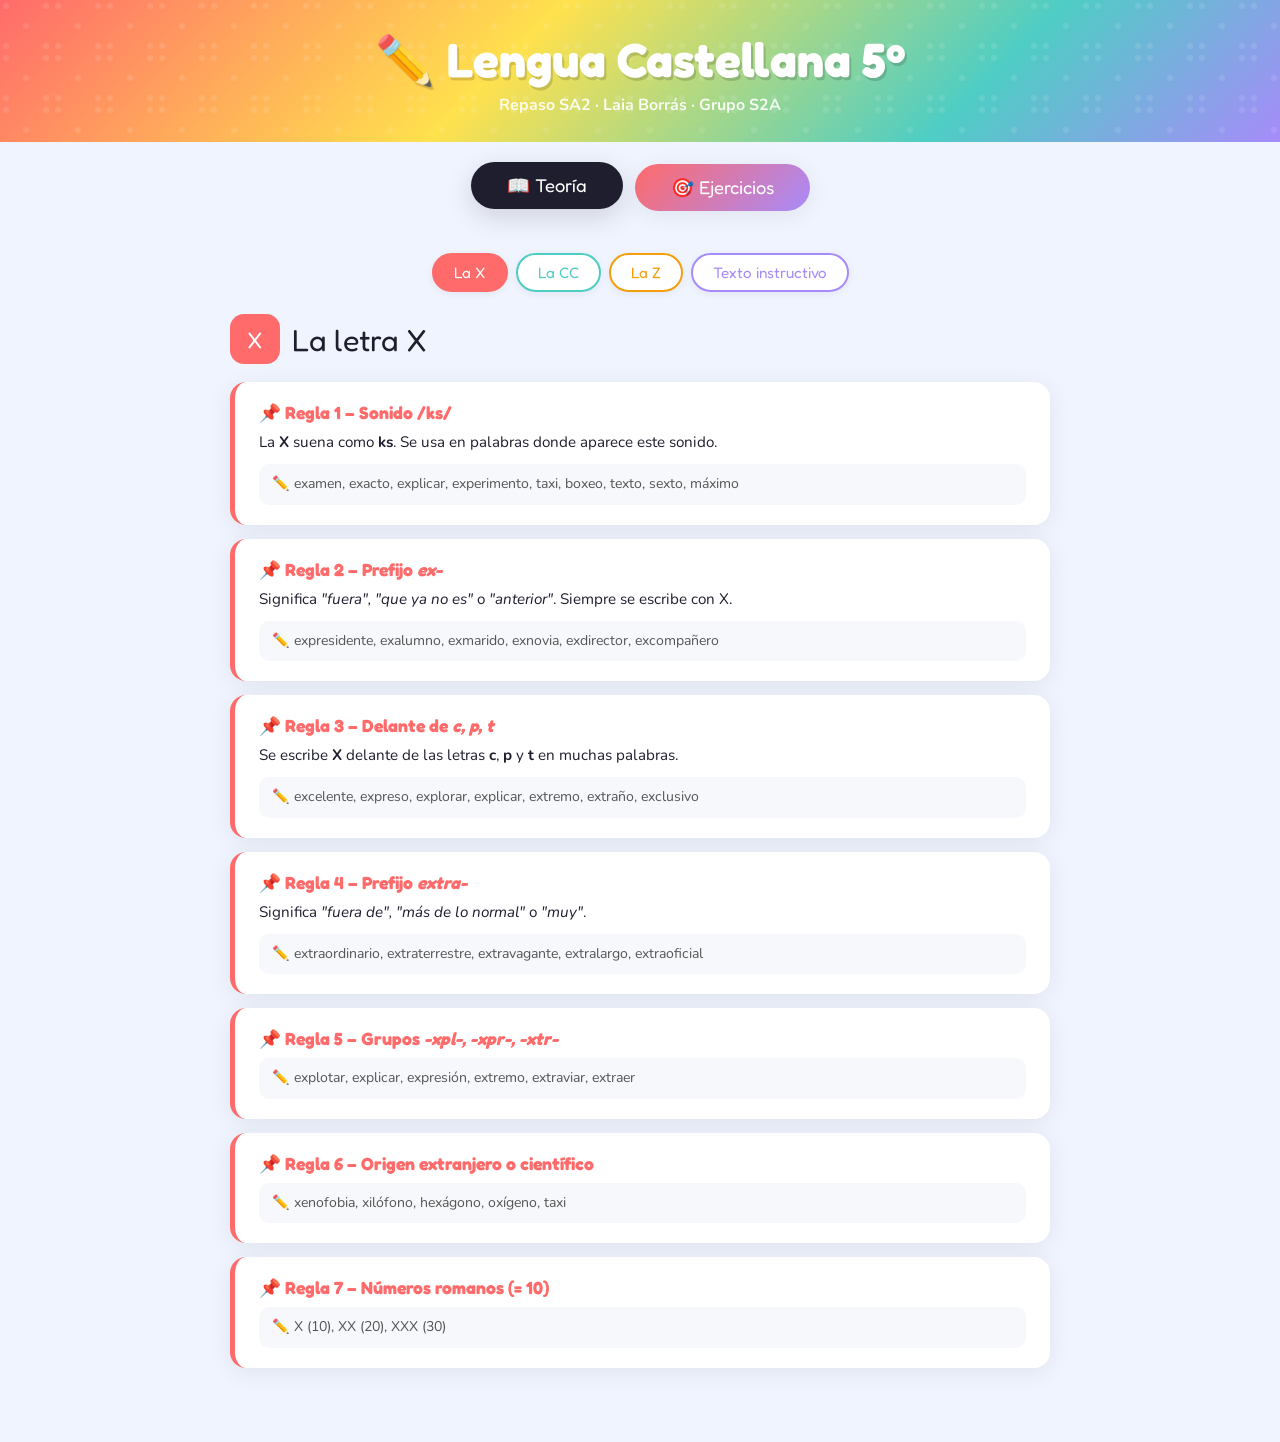
<file: castellano_z_s_CC_texto_instructivo.html>
<!DOCTYPE html>
<html lang="es">
<head>
<meta charset="UTF-8">
<meta name="viewport" content="width=device-width, initial-scale=1.0">
<title>Lengua Castellana 5º – Repaso SA2</title>
<link href="https://fonts.googleapis.com/css2?family=Fredoka+One&family=Nunito:wght@400;600;700;800&display=swap" rel="stylesheet">
<style>
  :root {
    --x:    #FF6B6B;
    --cc:   #4ECDC4;
    --z:    #F59E0B;
    --inst: #A78BFA;
    --adj:  #10b981;
    --bg:   #F0F4FF;
    --dark: #1e1e2e;
    --card: #FFFFFF;
    --radius: 16px;
    --shadow: 0 4px 24px rgba(0,0,0,0.07);
  }
  * { margin:0; padding:0; box-sizing:border-box; }
  body { font-family:'Nunito',sans-serif; background:var(--bg); color:var(--dark); min-height:100vh; }

  header {
    background: linear-gradient(135deg,#FF6B6B 0%,#FFE14D 40%,#4ECDC4 75%,#A78BFA 100%);
    padding: 30px 24px 26px; text-align: center; position: relative; overflow: hidden;
  }
  header::after {
    content:''; position:absolute; inset:0;
    background:url("data:image/svg+xml,%3Csvg width='52' height='52' viewBox='0 0 52 52' xmlns='http://www.w3.org/2000/svg'%3E%3Cg fill='%23ffffff' fill-opacity='0.1'%3E%3Ccircle cx='6' cy='6' r='3'/%3E%3Ccircle cx='26' cy='26' r='3'/%3E%3Ccircle cx='46' cy='6' r='3'/%3E%3Ccircle cx='6' cy='46' r='3'/%3E%3Ccircle cx='46' cy='46' r='3'/%3E%3C/g%3E%3C/svg%3E");
  }
  header h1 { font-family:'Fredoka One',cursive; font-size:clamp(2rem,5vw,3rem); color:#fff; text-shadow:2px 3px 0 rgba(0,0,0,0.15); position:relative; }
  header p  { color:rgba(255,255,255,.9); font-weight:700; font-size:1rem; margin-top:5px; position:relative; }

  .main-tabs { display:flex; justify-content:center; gap:12px; padding:22px 20px 0; }
  .main-tab {
    font-family:'Fredoka One',cursive; font-size:1.15rem;
    padding:12px 36px; border-radius:50px; border:none; cursor:pointer;
    transition:all .2s; box-shadow:var(--shadow);
  }
  .main-tab.teoria    { background:#fff; color:#555; }
  .main-tab.ejercicios { background:linear-gradient(135deg,#FF6B6B,#A78BFA); color:#fff; }
  .main-tab.active    { transform:translateY(-2px); box-shadow:0 8px 28px rgba(0,0,0,0.14); }
  .main-tab.teoria.active { background:var(--dark); color:#fff; }

  .sub-tabs { display:flex; justify-content:center; flex-wrap:wrap; gap:8px; padding:16px 20px 0; }
  .sub-tab {
    font-family:'Fredoka One',cursive; font-size:.95rem;
    padding:8px 20px; border-radius:30px; cursor:pointer;
    border:2.5px solid transparent; background:#fff; transition:all .18s;
    box-shadow:0 2px 8px rgba(0,0,0,.06);
  }
  .sub-tab.sub-x    { color:var(--x);    border-color:var(--x); }
  .sub-tab.sub-cc   { color:var(--cc);   border-color:var(--cc); }
  .sub-tab.sub-z    { color:var(--z);    border-color:var(--z); }
  .sub-tab.sub-inst { color:var(--inst); border-color:var(--inst); }
  .sub-tab:hover    { transform:translateY(-1px); }
  .sub-tab.sub-x.active    { background:var(--x);    color:#fff; }
  .sub-tab.sub-cc.active   { background:var(--cc);   color:#fff; }
  .sub-tab.sub-z.active    { background:var(--z);    color:#fff; }
  .sub-tab.sub-inst.active { background:var(--inst); color:#fff; }

  .page { display:none; max-width:860px; margin:0 auto; padding:26px 20px 60px; }
  .page.active { display:block; animation:fadeIn .3s ease; }
  .subsec { display:none; }
  .subsec.active { display:block; animation:fadeIn .3s ease; }
  @keyframes fadeIn { from{opacity:0;transform:translateY(10px)} to{opacity:1;transform:translateY(0)} }

  .sec-title { font-family:'Fredoka One',cursive; font-size:1.9rem; display:flex; align-items:center; gap:12px; margin-bottom:18px; }
  .badge { width:50px; height:50px; border-radius:14px; display:inline-flex; align-items:center; justify-content:center; font-family:'Fredoka One',cursive; font-size:1.4rem; color:#fff; flex-shrink:0; }

  .t-card { background:var(--card); border-radius:var(--radius); padding:20px 24px; margin-bottom:14px; box-shadow:var(--shadow); border-left:5px solid transparent; }
  .t-card h3 { font-family:'Fredoka One',cursive; font-size:1.1rem; margin-bottom:7px; }
  .t-card p, .t-card li { font-size:.95rem; line-height:1.65; }
  .t-card ul { padding-left:18px; margin-top:5px; }
  .t-card li { margin-bottom:3px; }
  .exa { margin-top:9px; background:#f7f8fc; border-radius:10px; padding:9px 13px; font-size:.88rem; color:#555; line-height:1.6; }

  .x-c    { border-left-color:var(--x);    } .x-c h3    { color:var(--x);    }
  .cc-c   { border-left-color:var(--cc);   } .cc-c h3   { color:var(--cc);   }
  .z-c    { border-left-color:var(--z);    } .z-c h3    { color:var(--z);    }
  .inst-c { border-left-color:var(--inst); } .inst-c h3 { color:var(--inst); }
  .adj-c  { border-left-color:var(--adj);  } .adj-c h3  { color:var(--adj);  }
  .sub-tab.sub-adj   { color:var(--adj);   border-color:var(--adj); }
  .sub-tab.sub-adj.active { background:var(--adj);  color:#fff; }

  .ist { display:flex; gap:10px; align-items:flex-start; margin-bottom:9px; }
  .ist-num { background:var(--inst); color:#fff; width:26px; height:26px; border-radius:50%; display:flex; align-items:center; justify-content:center; font-family:'Fredoka One',cursive; font-size:.9rem; flex-shrink:0; margin-top:2px; }

  /* EXERCISES */
  .ej-header { display:flex; align-items:center; justify-content:space-between; flex-wrap:wrap; gap:12px; margin-bottom:22px; }
  .score-pill { background:var(--card); border-radius:50px; padding:10px 20px; box-shadow:var(--shadow); display:flex; align-items:center; gap:10px; }
  .score-num { font-family:'Fredoka One',cursive; font-size:1.6rem; background:linear-gradient(135deg,#FF6B6B,#A78BFA); -webkit-background-clip:text; -webkit-text-fill-color:transparent; }
  .score-label { font-size:.85rem; color:#888; font-weight:700; }
  .btn-reset-all { padding:10px 20px; background:#fff; border:2px solid #e0e0e0; border-radius:30px; font-family:'Fredoka One',cursive; font-size:.9rem; cursor:pointer; transition:all .15s; color:#666; }
  .btn-reset-all:hover { border-color:#aaa; color:#333; }

  .ej-nav { display:flex; flex-wrap:wrap; gap:8px; margin-bottom:22px; }
  .ej-nav-btn { padding:7px 16px; border-radius:20px; border:2px solid #e0e0e0; background:#fff; font-family:'Fredoka One',cursive; font-size:.88rem; cursor:pointer; transition:all .15s; color:#666; }
  .ej-nav-btn:hover { background:var(--dark); color:#fff; border-color:var(--dark); }
  .ej-nav-btn.active { background:var(--dark); color:#fff; border-color:var(--dark); }
  .ej-nav-btn.done { border-color:#22c55e; color:#166534; }
  .ej-nav-btn.done.active { background:#22c55e; color:#fff; border-color:#22c55e; }

  .ej-block { display:none; }
  .ej-block.active { display:block; animation:fadeIn .3s ease; }
  .ej-card { background:var(--card); border-radius:var(--radius); padding:24px 28px; box-shadow:var(--shadow); margin-bottom:20px; }
  .ej-card h3 { font-family:'Fredoka One',cursive; font-size:1.25rem; margin-bottom:4px; display:flex; align-items:center; gap:8px; }
  .ej-tag { font-size:.78rem; font-weight:800; padding:3px 10px; border-radius:20px; background:#f3f4f6; color:#666; }
  .ej-sub { color:#999; font-size:.88rem; margin-bottom:18px; }

  .blank-row { display:flex; flex-wrap:wrap; align-items:center; gap:4px; margin-bottom:6px; line-height:2.4; font-size:1rem; }
  .blank { border:none; border-bottom:3px solid #ccc; width:70px; text-align:center; font-family:'Nunito',sans-serif; font-size:.95rem; font-weight:800; background:transparent; outline:none; padding:2px 2px; transition:border-color .2s; }
  .blank:focus { border-bottom-color:var(--inst); }
  .blank.ok  { border-bottom-color:#22c55e !important; background:#dcfce7; border-radius:4px 4px 0 0; color:#166534; }
  .blank.bad { border-bottom-color:#ef4444 !important; background:#fee2e2; border-radius:4px 4px 0 0; color:#991b1b; }

  .rule-hint { display:none; margin-top:4px; margin-bottom:10px; background:#fff7ed; border:1.5px solid #fed7aa; border-radius:10px; padding:10px 14px; font-size:.84rem; color:#9a3412; line-height:1.55; }
  .rule-hint.show { display:block; }
  .rule-hint b { color:#7c2d12; }

  .mc-q { margin-bottom:18px; }
  .mc-q p { font-weight:700; font-size:1rem; margin-bottom:7px; }
  .mc-opts { display:flex; flex-wrap:wrap; gap:8px; }
  .mc-btn { padding:8px 20px; border:2.5px solid #e0e0e0; border-radius:25px; font-family:'Nunito',sans-serif; font-size:.92rem; font-weight:700; cursor:pointer; background:#fff; transition:all .15s; }
  .mc-btn:hover { border-color:var(--inst); color:var(--inst); }
  .mc-btn.ok  { background:#dcfce7; border-color:#22c55e; color:#166534; }
  .mc-btn.bad { background:#fee2e2; border-color:#ef4444; color:#991b1b; }
  .mc-btn:disabled { cursor:default; }

  .word-pool { display:flex; flex-wrap:wrap; gap:8px; margin-bottom:16px; }
  .chip { padding:7px 15px; border-radius:20px; font-weight:700; font-size:.9rem; cursor:pointer; transition:all .18s; box-shadow:0 2px 6px rgba(0,0,0,.09); user-select:none; }
  .chip-x  { background:#ffe4e4; color:var(--x);  border:2px solid var(--x); }
  .chip-cc { background:#e0faf8; color:#0d9488;   border:2px solid var(--cc); }
  .chip-z  { background:#fef3c7; color:#92400e;   border:2px solid var(--z); }
  .chip.selected { outline:3px solid var(--inst); outline-offset:2px; }
  .chip.faded    { opacity:.35; cursor:default; }
  .classify-grid { display:grid; grid-template-columns:1fr 1fr 1fr; gap:12px; }
  @media(max-width:560px){ .classify-grid { grid-template-columns:1fr; } }
  .cl-col-label { font-size:.82rem; font-weight:800; margin-bottom:5px; }
  .drop-zone { min-height:100px; border:2.5px dashed #d1d5db; border-radius:12px; padding:8px 10px; display:flex; flex-wrap:wrap; gap:6px; align-items:flex-start; background:#fafafa; transition:all .18s; }
  .drop-zone:hover { border-color:var(--inst); background:#f5f0ff; }

  .ord-row { display:flex; align-items:center; gap:12px; margin-bottom:10px; flex-wrap:wrap; }
  .ord-sel { padding:8px 12px; border:2px solid #e0e0e0; border-radius:10px; font-family:'Nunito',sans-serif; font-size:.92rem; font-weight:700; outline:none; cursor:pointer; min-width:70px; }
  .ord-sel.ok  { border-color:#22c55e; background:#dcfce7; }
  .ord-sel.bad { border-color:#ef4444; background:#fee2e2; }

  .con-row { display:flex; align-items:center; gap:10px; margin-bottom:10px; flex-wrap:wrap; }
  .con-sel { padding:8px 12px; border:2px solid #e0e0e0; border-radius:10px; font-family:'Nunito',sans-serif; font-size:.92rem; font-weight:700; outline:none; cursor:pointer; }
  .con-sel.ok  { border-color:#22c55e; background:#dcfce7; }
  .con-sel.bad { border-color:#ef4444; background:#fee2e2; }

  .tf-row { display:flex; align-items:center; gap:12px; margin-bottom:6px; flex-wrap:wrap; }
  .tf-label { font-weight:800; color:#555; min-width:120px; }
  .tf-input { border:none; border-bottom:3px solid #ccc; width:180px; font-family:'Nunito',sans-serif; font-size:.95rem; font-weight:800; background:transparent; outline:none; padding:3px 4px; transition:border-color .2s; }
  .tf-input:focus { border-bottom-color:var(--inst); }
  .tf-input.ok  { border-bottom-color:#22c55e; background:#dcfce7; border-radius:4px 4px 0 0; color:#166534; }
  .tf-input.bad { border-bottom-color:#ef4444; background:#fee2e2; border-radius:4px 4px 0 0; color:#991b1b; }

  .fb-bar { display:none; margin-top:14px; padding:12px 16px; border-radius:12px; font-weight:700; font-size:.92rem; line-height:1.6; }
  .fb-bar.show { display:block; }
  .fb-bar.ok   { background:#dcfce7; color:#166534; }
  .fb-bar.bad  { background:#fff7ed; color:#9a3412; border:1.5px solid #fed7aa; }

  .ej-actions { margin-top:18px; display:flex; gap:10px; flex-wrap:wrap; }
  .btn-check { padding:11px 28px; background:linear-gradient(135deg,#667eea,#A78BFA); color:#fff; border:none; border-radius:30px; font-family:'Fredoka One',cursive; font-size:1rem; cursor:pointer; box-shadow:0 4px 14px rgba(103,78,250,.3); transition:all .15s; }
  .btn-check:hover { transform:translateY(-2px); box-shadow:0 6px 20px rgba(103,78,250,.4); }
  .btn-reset { padding:11px 22px; background:#fff; border:2px solid #e0e0e0; border-radius:30px; font-family:'Fredoka One',cursive; font-size:1rem; cursor:pointer; color:#888; transition:all .15s; }
  .btn-reset:hover { border-color:#bbb; color:#444; }

  .ej-nav-row { display:flex; justify-content:space-between; margin-top:20px; }
  .btn-nav { padding:10px 22px; border-radius:30px; border:2px solid #e0e0e0; font-family:'Fredoka One',cursive; font-size:.9rem; cursor:pointer; background:#fff; color:#666; transition:all .15s; }
  .btn-nav:hover { background:var(--dark); color:#fff; border-color:var(--dark); }
  .btn-nav:disabled { opacity:.3; cursor:default; }

  .dot-row { display:flex; gap:5px; flex-wrap:wrap; margin-top:4px; }
  .dot { width:13px; height:13px; border-radius:50%; background:#e5e7eb; transition:background .3s; }
  .dot.ok  { background:#22c55e; }
  .dot.bad { background:#ef4444; }

  /* Ej 7 – text adjective highlighter */
  .txt-passage { font-size:1.05rem; line-height:2.2; }
  .txt-w { cursor:pointer; padding:2px 4px; border-radius:6px; transition:all .15s; }
  .txt-w:hover { background:#d1fae5; }
  .txt-w.sel-adj { background:#6ee7b7; color:#065f46; font-weight:800; border-radius:6px; }
  .txt-w.ok  { background:#22c55e; color:#fff; font-weight:800; border-radius:6px; }
  .txt-w.bad { background:#ef4444; color:#fff; font-weight:800; border-radius:6px; }
  .txt-w.missed { background:#fbbf24; color:#7c2d12; font-weight:800; border-radius:6px; }
  .txt-non-adj { cursor:default; }
</style>
</head>
<body>

<header>
  <h1>✏️ Lengua Castellana 5º</h1>
  <p>Repaso SA2 · Laia Borrás · Grupo S2A</p>
</header>

<div class="main-tabs">
  <button class="main-tab teoria active" onclick="showMain('teoria',this)">📖 Teoría</button>
  <button class="main-tab ejercicios"    onclick="showMain('ejercicios',this)">🎯 Ejercicios</button>
</div>

<!-- ══════════════════════════════════════
     TEORÍA
══════════════════════════════════════ -->
<div id="page-teoria" class="page active">
  <div class="sub-tabs">
    <button class="sub-tab sub-x active"  onclick="showSub('sub-x',   this)">La X</button>
    <button class="sub-tab sub-cc"        onclick="showSub('sub-cc',  this)">La CC</button>
    <button class="sub-tab sub-z"         onclick="showSub('sub-z',   this)">La Z</button>
    <button class="sub-tab sub-inst"      onclick="showSub('sub-inst',this)">Texto instructivo</button>

  </div>

  <!-- X -->
  <div class="subsec active" id="sub-x" style="margin-top:22px">
    <div class="sec-title"><span class="badge" style="background:var(--x)">X</span>La letra X</div>
    <div class="t-card x-c"><h3>📌 Regla 1 – Sonido /ks/</h3><p>La <b>X</b> suena como <b>ks</b>. Se usa en palabras donde aparece este sonido.</p><div class="exa">✏️ examen, exacto, explicar, experimento, taxi, boxeo, texto, sexto, máximo</div></div>
    <div class="t-card x-c"><h3>📌 Regla 2 – Prefijo <em>ex-</em></h3><p>Significa <em>"fuera", "que ya no es"</em> o <em>"anterior"</em>. Siempre se escribe con X.</p><div class="exa">✏️ expresidente, exalumno, exmarido, exnovia, exdirector, excompañero</div></div>
    <div class="t-card x-c"><h3>📌 Regla 3 – Delante de <em>c, p, t</em></h3><p>Se escribe <b>X</b> delante de las letras <b>c</b>, <b>p</b> y <b>t</b> en muchas palabras.</p><div class="exa">✏️ excelente, expreso, explorar, explicar, extremo, extraño, exclusivo</div></div>
    <div class="t-card x-c"><h3>📌 Regla 4 – Prefijo <em>extra-</em></h3><p>Significa <em>"fuera de", "más de lo normal"</em> o <em>"muy"</em>.</p><div class="exa">✏️ extraordinario, extraterrestre, extravagante, extralargo, extraoficial</div></div>
    <div class="t-card x-c"><h3>📌 Regla 5 – Grupos <em>-xpl-, -xpr-, -xtr-</em></h3><div class="exa">✏️ explotar, explicar, expresión, extremo, extraviar, extraer</div></div>
    <div class="t-card x-c"><h3>📌 Regla 6 – Origen extranjero o científico</h3><div class="exa">✏️ xenofobia, xilófono, hexágono, oxígeno, taxi</div></div>
    <div class="t-card x-c"><h3>📌 Regla 7 – Números romanos (= 10)</h3><div class="exa">✏️ X (10), XX (20), XXX (30)</div></div>
  </div>

  <!-- CC -->
  <div class="subsec" id="sub-cc" style="margin-top:22px">
    <div class="sec-title"><span class="badge" style="background:var(--cc)">CC</span>La doble C</div>
    <div class="t-card cc-c"><h3>📌 Regla principal</h3><p>Se escribe <b>CC</b> cuando el sonido es fuerte y va <b>antes de e o i</b>.</p><div class="exa">✏️ acción, lección, dirección, colección, corrección, protección</div></div>
    <div class="t-card cc-c"><h3>📌 Terminaciones frecuentes</h3><ul><li><b>-acción</b> → acción, reacción, satisfacción, distracción</li><li><b>-ección</b> → elección, proyección, protección, corrección</li><li><b>-icción</b> → dicción, adicción, contradicción, predicción</li></ul></div>
    <div class="t-card cc-c"><h3>📌 Derivados de verbos en <em>-ar / -er / -ir</em></h3><p>Al convertirlos en sustantivos aparece <b>-cción</b>.</p><div class="exa">educar → educación &nbsp;·&nbsp; proteger → protección<br>dirigir → dirección &nbsp;·&nbsp; corregir → corrección</div></div>
    <div class="t-card cc-c"><h3>📌 Palabras con el grupo <em>CT</em> en la raíz</h3><p>Si la palabra original tiene <b>CT</b>, el sustantivo lleva <b>CC</b>.</p><div class="exa">correcto → corrección &nbsp;·&nbsp; directo → dirección &nbsp;·&nbsp; selecto → selección</div></div>
    <div class="t-card cc-c" style="border-left-color:#a3e635"><h3>💡 ¿Por qué doble C?</h3><p>Con una sola C, la C sonaría suave delante de <em>e</em> e <em>i</em>. La CC la hace sonar <b>fuerte</b>.</p><div class="exa">acción ✔ &nbsp;·&nbsp; ación ✘ &nbsp;·&nbsp; lección ✔ &nbsp;·&nbsp; leción ✘</div></div>
  </div>

  <!-- Z -->
  <div class="subsec" id="sub-z" style="margin-top:22px">
    <div class="sec-title"><span class="badge" style="background:var(--z)">Z</span>La letra Z</div>
    <div class="t-card z-c"><h3>📌 Regla 1 – Sustantivos en <em>-ez / -eza</em></h3><div class="exa">✏️ niñez, belleza, tristeza, pobreza, vejez, nobleza</div></div>
    <div class="t-card z-c"><h3>📌 Regla 2 – Aumentativos y despectivos en <em>-azo / -aza</em></h3><div class="exa">✏️ perrazo, manaza, portazo, golazo, madraza</div></div>
    <div class="t-card z-c"><h3>📌 Regla 3 – Verbos en <em>-izar</em></h3><div class="exa">✏️ organizar, utilizar, realizar, analizar, memorizar</div></div>
  </div>

  <!-- Instructivo -->
  <div class="subsec" id="sub-inst" style="margin-top:22px">
    <div class="sec-title"><span class="badge" style="background:var(--inst)">📋</span>Texto instructivo</div>
    <div class="t-card inst-c"><h3>¿Qué es?</h3><p>Un texto instructivo explica <b>cómo hacer algo paso a paso</b>. Su objetivo es enseñar, guiar u ordenar para que una persona pueda realizar una acción correctamente.</p></div>
    <div class="t-card inst-c"><h3>¿Para qué sirve?</h3><ul><li>Aprender a hacer algo nuevo</li><li>Seguir reglas o normas</li><li>Evitar errores</li><li>Organizar acciones en orden</li></ul><div class="exa">📖 Receta de cocina · instrucciones de un juego · normas de clase · cómo lavarse las manos</div></div>
    <div class="t-card inst-c"><h3>🏗️ Estructura (3 partes)</h3><div style="margin-top:8px"><div class="ist"><div class="ist-num">1</div><div><b>Título</b> – indica qué se va a hacer.</div></div><div class="ist"><div class="ist-num">2</div><div><b>Materiales o ingredientes</b> – lista de lo que se necesita.</div></div><div class="ist"><div class="ist-num">3</div><div><b>Pasos o instrucciones</b> – en orden, con números o guiones.</div></div></div></div>
    <div class="t-card inst-c"><h3>🔗 Conectores de orden</h3><div class="exa"><b>primero</b> · <b>luego</b> · <b>después</b> · <b>a continuación</b> · <b>finalmente</b> · <b>por último</b></div></div>
    <div class="t-card" style="border-left:5px solid #4ade80"><h3 style="color:#16a34a">🍋 Ejemplo: Cómo preparar una limonada</h3><p style="margin-bottom:8px"><b>Ingredientes:</b> Limones · Agua · Azúcar · Jarra · Cuchara</p><p><b>Instrucciones:</b></p><div style="margin-top:8px"><div class="ist"><div class="ist-num" style="background:#4ade80">1</div><div>Primero, lava bien los limones.</div></div><div class="ist"><div class="ist-num" style="background:#4ade80">2</div><div>Luego, córtalos por la mitad.</div></div><div class="ist"><div class="ist-num" style="background:#4ade80">3</div><div>Después, exprime el jugo en una jarra.</div></div><div class="ist"><div class="ist-num" style="background:#4ade80">4</div><div>A continuación, agrega agua fría.</div></div><div class="ist"><div class="ist-num" style="background:#4ade80">5</div><div>Luego, añade dos cucharadas de azúcar.</div></div><div class="ist"><div class="ist-num" style="background:#4ade80">6</div><div>Mezcla bien con una cuchara.</div></div><div class="ist"><div class="ist-num" style="background:#4ade80">7</div><div>Prueba y ajusta el azúcar si es necesario.</div></div><div class="ist"><div class="ist-num" style="background:#4ade80">8</div><div>Por último, sirve en vasos y disfrútala.</div></div></div></div>

  <!-- ADJETIVOS -->
  <div class="subsec" id="sub-adj" style="margin-top:22px">
    <div class="sec-title"><span class="badge" style="background:var(--adj)">ADJ</span>El adjetivo</div>
    <div class="t-card adj-c"><h3>📌 ¿Qué es un adjetivo?</h3><p>El <b>adjetivo</b> es una palabra que <b>acompaña al nombre (sustantivo)</b> para describirlo o precisarlo. Nos dice cómo es, cómo está o de qué tipo es.</p><div class="exa">✏️ El gato <b>negro</b> · una casa <b>grande</b> · el día <b>soleado</b> · una niña <b>alegre</b></div></div>
    <div class="t-card adj-c"><h3>📌 Concordancia de género</h3><p>El adjetivo <b>concuerda en género</b> (masculino o femenino) con el nombre al que acompaña.</p><div class="exa">un niño <b>alto</b> → una niña <b>alta</b><br>el cielo <b>azul</b> → la flor <b>azul</b> (algunos no cambian)<br>el cuento <b>divertido</b> → la película <b>divertida</b></div></div>
    <div class="t-card adj-c"><h3>📌 Concordancia de número</h3><p>El adjetivo <b>concuerda en número</b> (singular o plural) con el nombre al que acompaña.</p><div class="exa">un libro <b>nuevo</b> → unos libros <b>nuevos</b><br>una flor <b>roja</b> → unas flores <b>rojas</b><br>el niño <b>feliz</b> → los niños <b>felices</b></div></div>
    <div class="t-card adj-c"><h3>📌 Cómo reconocer un adjetivo</h3><ul><li>Acompaña siempre a un <b>nombre</b>.</li><li>Responde a la pregunta: <em>¿cómo es? / ¿cómo está?</em></li><li>Si cambias el género del nombre, el adjetivo también cambia.</li></ul><div class="exa">🔍 El perro <u>pequeño</u> ladra → ¿Cómo es el perro? → <b>pequeño</b> ✔ (adjetivo)</div></div>
    <div class="t-card" style="border-left:5px solid var(--adj)"><h3 style="color:#065f46">📋 Tabla resumen</h3>
      <table style="width:100%;border-collapse:collapse;font-size:.9rem;margin-top:8px">
        <tr style="background:#d1fae5"><th style="padding:7px;text-align:left">Género</th><th style="padding:7px;text-align:left">Singular</th><th style="padding:7px;text-align:left">Plural</th></tr>
        <tr><td style="padding:7px;font-weight:700">Masculino</td><td style="padding:7px">alto, feliz, azul</td><td style="padding:7px">altos, felices, azules</td></tr>
        <tr style="background:#f0fdf4"><td style="padding:7px;font-weight:700">Femenino</td><td style="padding:7px">alta, feliz, azul</td><td style="padding:7px">altas, felices, azules</td></tr>
      </table>
    </div>
  </div>
  </div>
</div>

<!-- ══════════════════════════════════════
     EJERCICIOS
══════════════════════════════════════ -->
<div id="page-ejercicios" class="page">

  <div class="ej-header">
    <div>
      <div style="font-family:'Fredoka One',cursive;font-size:1.8rem">🎯 Ejercicios</div>
      <div class="dot-row" id="dot-row"></div>
    </div>
    <div style="display:flex;align-items:center;gap:10px;flex-wrap:wrap">
      <div class="score-pill">
        <div class="score-num" id="score-num">0/0</div>
        <div class="score-label">correctas</div>
      </div>
      <button class="btn-reset-all" onclick="resetAll()">🔄 Reiniciar</button>
    </div>
  </div>

  <div class="ej-nav">
    <button class="ej-nav-btn active" id="nav-1" onclick="goEj(1)">1. Rellena</button>
    <button class="ej-nav-btn"        id="nav-2" onclick="goEj(2)">2. Elige</button>
    <button class="ej-nav-btn"        id="nav-3" onclick="goEj(3)">3. Clasifica</button>
    <button class="ej-nav-btn"        id="nav-4" onclick="goEj(4)">4. Estructura</button>
    <button class="ej-nav-btn"        id="nav-5" onclick="goEj(5)">5. Conectores</button>
    <button class="ej-nav-btn"        id="nav-6" onclick="goEj(6)">6. Transforma</button>
    <button class="ej-nav-btn"        id="nav-7" onclick="goEj(7)">7. Señala adjetivos</button>
    <button class="ej-nav-btn"        id="nav-8" onclick="goEj(8)">8. Cambia el adjetivo</button>
    <button class="ej-nav-btn"        id="nav-9" onclick="goEj(9)">9. Género y número</button>
  </div>

  <!-- EJ 1 -->
  <div class="ej-block active" id="ej-1">
    <div class="ej-card">
      <h3>✏️ Ejercicio 1 <span class="ej-tag">X o CC</span></h3>
      <p class="ej-sub">Escribe X o CC para completar cada palabra.</p>
      <div id="ej1-body"></div>
      <div class="ej-actions">
        <button class="btn-check" onclick="checkEj1()">Comprobar ✓</button>
        <button class="btn-reset" onclick="resetEj1()">↺ Reiniciar</button>
      </div>
      <div class="fb-bar" id="fb1"></div>
    </div>
    <div class="ej-nav-row">
      <button class="btn-nav" disabled>← Anterior</button>
      <button class="btn-nav" onclick="goEj(2)">Siguiente →</button>
    </div>
  </div>

  <!-- EJ 2 -->
  <div class="ej-block" id="ej-2">
    <div class="ej-card">
      <h3>🔤 Ejercicio 2 <span class="ej-tag">¿X o CC?</span></h3>
      <p class="ej-sub">Elige la opción correcta para cada palabra.</p>
      <div id="ej2-body"></div>
      <div class="fb-bar" id="fb2"></div>
    </div>
    <div class="ej-nav-row">
      <button class="btn-nav" onclick="goEj(1)">← Anterior</button>
      <button class="btn-nav" onclick="goEj(3)">Siguiente →</button>
    </div>
  </div>

  <!-- EJ 3 -->
  <div class="ej-block" id="ej-3">
    <div class="ej-card">
      <h3>🗂️ Ejercicio 3 <span class="ej-tag">X, CC o Z</span></h3>
      <p class="ej-sub">Pulsa una palabra y después la columna donde pertenece.</p>
      <div class="word-pool" id="ej3-pool"></div>
      <div class="classify-grid">
        <div><div class="cl-col-label" style="color:var(--x)">📦 X</div><div class="drop-zone" id="zone-x" onclick="dropTo('x')"></div></div>
        <div><div class="cl-col-label" style="color:#0d9488">📦 CC</div><div class="drop-zone" id="zone-cc" onclick="dropTo('cc')"></div></div>
        <div><div class="cl-col-label" style="color:#92400e">📦 Z</div><div class="drop-zone" id="zone-z" onclick="dropTo('z')"></div></div>
      </div>
      <div class="ej-actions">
        <button class="btn-check" onclick="checkEj3()">Comprobar ✓</button>
        <button class="btn-reset" onclick="resetEj3()">↺ Reiniciar</button>
      </div>
      <div class="fb-bar" id="fb3"></div>
    </div>
    <div class="ej-nav-row">
      <button class="btn-nav" onclick="goEj(2)">← Anterior</button>
      <button class="btn-nav" onclick="goEj(4)">Siguiente →</button>
    </div>
  </div>

  <!-- EJ 4 -->
  <div class="ej-block" id="ej-4">
    <div class="ej-card">
      <h3>📋 Ejercicio 4 <span class="ej-tag">Texto instructivo</span></h3>
      <p class="ej-sub">Numera del 1 al 3 las partes del texto instructivo en el orden correcto.</p>
      <div id="ej4-body"></div>
      <div class="ej-actions">
        <button class="btn-check" onclick="checkEj4()">Comprobar ✓</button>
        <button class="btn-reset" onclick="resetEj4()">↺ Reiniciar</button>
      </div>
      <div class="fb-bar" id="fb4"></div>
    </div>
    <div class="ej-nav-row">
      <button class="btn-nav" onclick="goEj(3)">← Anterior</button>
      <button class="btn-nav" onclick="goEj(5)">Siguiente →</button>
    </div>
  </div>

  <!-- EJ 5 -->
  <div class="ej-block" id="ej-5">
    <div class="ej-card">
      <h3>🔗 Ejercicio 5 <span class="ej-tag">Conectores</span></h3>
      <p class="ej-sub">Elige el conector más adecuado para cada paso de la receta.</p>
      <div id="ej5-body"></div>
      <div class="ej-actions">
        <button class="btn-check" onclick="checkEj5()">Comprobar ✓</button>
        <button class="btn-reset" onclick="resetEj5()">↺ Reiniciar</button>
      </div>
      <div class="fb-bar" id="fb5"></div>
    </div>
    <div class="ej-nav-row">
      <button class="btn-nav" onclick="goEj(4)">← Anterior</button>
      <button class="btn-nav" onclick="goEj(6)">Siguiente →</button>
    </div>
  </div>

  <!-- EJ 6 -->
  <div class="ej-block" id="ej-6">
    <div class="ej-card">
      <h3>🔁 Ejercicio 6 <span class="ej-tag">Familia de palabras</span></h3>
      <p class="ej-sub">Transforma cada verbo en el sustantivo con CC que le corresponde.</p>
      <div id="ej6-body"></div>
      <div class="ej-actions">
        <button class="btn-check" onclick="checkEj6()">Comprobar ✓</button>
        <button class="btn-reset" onclick="resetEj6()">↺ Reiniciar</button>
      </div>
      <div class="fb-bar" id="fb6"></div>
    </div>
    <div class="ej-nav-row">
      <button class="btn-nav" onclick="goEj(5)">← Anterior</button>
      <button class="btn-nav" onclick="goEj(7)">Siguiente →</button>
    </div>
  </div>

  <!-- EJ 7 -->
  <div class="ej-block" id="ej-7">
    <div class="ej-card">
      <h3>🔍 Ejercicio 7 <span class="ej-tag">Adjetivos</span></h3>
      <p class="ej-sub">Lee el texto y pulsa <b>todas</b> las palabras que sean adjetivos. Cuando hayas terminado, pulsa Comprobar.</p>
      <div class="txt-passage" id="ej7-text"></div>
      <div class="ej-actions">
        <button class="btn-check" onclick="checkEj7()">Comprobar ✓</button>
        <button class="btn-reset" onclick="resetEj7()">↺ Reiniciar</button>
      </div>
      <div class="fb-bar" id="fb7"></div>
    </div>
    <div class="ej-nav-row">
      <button class="btn-nav" onclick="goEj(6)">← Anterior</button>
      <button class="btn-nav" onclick="goEj(8)">Siguiente →</button>
    </div>
  </div>

  <!-- EJ 8 -->
  <div class="ej-block" id="ej-8">
    <div class="ej-card">
      <h3>✏️ Ejercicio 8 <span class="ej-tag">Cambia el adjetivo</span></h3>
      <p class="ej-sub">Sustituye cada adjetivo subrayado por otro adjetivo diferente. ¡Respeta el género y el número!</p>
      <div id="ej8-body"></div>
      <div class="ej-actions">
        <button class="btn-check" onclick="checkEj8()">Comprobar ✓</button>
        <button class="btn-reset" onclick="resetEj8()">↺ Reiniciar</button>
      </div>
      <div class="fb-bar" id="fb8"></div>
    </div>
    <div class="ej-nav-row">
      <button class="btn-nav" onclick="goEj(7)">← Anterior</button>
      <button class="btn-nav" onclick="goEj(9)">Siguiente →</button>
    </div>
  </div>

  <!-- EJ 9 -->
  <div class="ej-block" id="ej-9">
    <div class="ej-card">
      <h3>🏷️ Ejercicio 9 <span class="ej-tag">Género y número</span></h3>
      <p class="ej-sub">Indica el género y el número de cada adjetivo.</p>
      <div id="ej9-body"></div>
      <div class="ej-actions">
        <button class="btn-check" onclick="checkEj9()">Comprobar ✓</button>
        <button class="btn-reset" onclick="resetEj9()">↺ Reiniciar</button>
      </div>
      <div class="fb-bar" id="fb9"></div>
    </div>
    <div class="ej-nav-row">
      <button class="btn-nav" onclick="goEj(8)">← Anterior</button>
      <button class="btn-nav" disabled>Siguiente →</button>
    </div>
  </div>

</div>

<script>
// ── NAVIGATION ──────────────────────────────────────────
function showMain(id, btn) {
  document.querySelectorAll('.page').forEach(p => p.classList.remove('active'));
  document.querySelectorAll('.main-tab').forEach(b => b.classList.remove('active'));
  document.getElementById('page-' + id).classList.add('active');
  btn.classList.add('active');
}
function showSub(id, btn) {
  document.querySelectorAll('.subsec').forEach(s => s.classList.remove('active'));
  document.querySelectorAll('.sub-tab').forEach(b => b.classList.remove('active'));
  document.getElementById(id).classList.add('active');
  btn.classList.add('active');
}
function goEj(n) {
  document.querySelectorAll('.ej-block').forEach(b => b.classList.remove('active'));
  document.querySelectorAll('.ej-nav-btn').forEach(b => b.classList.remove('active'));
  document.getElementById('ej-' + n).classList.add('active');
  document.getElementById('nav-' + n).classList.add('active');
}

// ── SCORE ────────────────────────────────────────────────
const results = [];
function addResult(ej, correct) { results.push({ej, correct}); renderScore(); }
function renderScore() {
  const c = results.filter(r => r.correct).length;
  document.getElementById('score-num').textContent = c + '/' + results.length;
  document.getElementById('dot-row').innerHTML = results.map(r =>
    `<div class="dot ${r.correct ? 'ok':'bad'}"></div>`).join('');
  [1,2,3,4,5,6,7,8,9].forEach(n => {
    if (results.some(r => r.ej === n)) document.getElementById('nav-' + n).classList.add('done');
  });
}
function showFb(id, ok, msg) {
  const el = document.getElementById(id);
  el.innerHTML = msg; el.className = `fb-bar show ${ok ? 'ok':'bad'}`;
}
function hideFb(id) { document.getElementById(id).className = 'fb-bar'; }

// ── RULE TEXTS ────────────────────────────────────────────
const R = {
  x_prefix_ex:  '📖 <b>Regla X:</b> El prefijo <b>ex-</b> (= "fuera", "que ya no es" o "anterior") siempre se escribe con X. Ej: exalumno, expresidente.',
  x_before_cpt: '📖 <b>Regla X:</b> Se escribe X delante de las letras <b>c, p y t</b>. Ej: excelente, expreso, extremo.',
  x_extra:      '📖 <b>Regla X:</b> El prefijo <b>extra-</b> (= "fuera de" o "más de lo normal") siempre se escribe con X. Ej: extraordinario, extraterrestre.',
  x_groups:     '📖 <b>Regla X:</b> Se escribe X en palabras con los grupos <b>-xpl-, -xpr-, -xtr-</b>. Ej: explotar, expresión, extremo.',
  x_exvocal:    '📖 <b>Regla X:</b> Se escribe X cuando va seguida de vocal (ex + vocal) con sonido /ks/. Ej: examen, existir, exacto.',
  cc_accion:    '📖 <b>Regla CC:</b> Se escribe CC en palabras acabadas en <b>-acción, -ección o -icción</b>. La CC hace que la C suene fuerte antes de e/i.',
  cc_ct:        '📖 <b>Regla CC:</b> Si la palabra original tiene el grupo <b>CT</b> (correCTo, direCTo), el sustantivo lleva CC: corrección, dirección.',
  cc_verb:      '📖 <b>Regla CC:</b> Los sustantivos derivados de verbos en <b>-ar, -er, -ir</b> suelen llevar <b>-cción</b>. Ej: educar→educación, proteger→protección.',
  z_ez:         '📖 <b>Regla Z:</b> Los sustantivos terminados en <b>-ez y -eza</b> se escriben con Z. Ej: niñez, belleza, tristeza.',
  z_azo:        '📖 <b>Regla Z:</b> Los aumentativos y despectivos en <b>-azo / -aza</b> se escriben con Z. Ej: portazo, manaza.',
  z_izar:       '📖 <b>Regla Z:</b> Los verbos terminados en <b>-izar</b> se escriben con Z. Ej: organizar, utilizar.',
  inst_order:   '📖 <b>Estructura:</b> El orden correcto es: 1º <b>Título</b> → 2º <b>Materiales/Ingredientes</b> → 3º <b>Pasos/Instrucciones</b>.',
  connectors:   '📖 <b>Conectores de orden:</b> <b>primero, luego, después, a continuación, finalmente, por último</b>. Ayudan a ordenar los pasos en secuencia.',
};

// ── EJ 1: FILL IN THE BLANK ──────────────────────────────
const ej1Data = [
  {before:'Ha sido una e',  ans:'x',  rest:'periencia increíble.',       rule: R.x_before_cpt},
  {before:'La dire',        ans:'cc', rest:'ión del colegio es larga.',   rule: R.cc_ct},
  {before:'El e',           ans:'x',  rest:'amen fue muy difícil.',       rule: R.x_exvocal},
  {before:'La cole',        ans:'cc', rest:'ión de libros era enorme.',   rule: R.cc_accion},
  {before:'Vamos a e',      ans:'x',  rest:'plorar la cueva.',            rule: R.x_groups},
  {before:'Es un plan e',   ans:'x',  rest:'traordinario.',               rule: R.x_extra},
  {before:'La ele',         ans:'cc', rest:'ión de presidente fue ayer.', rule: R.cc_accion},
  {before:'El e',           ans:'x',  rest:'alumno saludó al profesor.',  rule: R.x_prefix_ex},
];
function buildEj1() {
  document.getElementById('ej1-body').innerHTML = ej1Data.map((d,i) => `
    <div>
      <div class="blank-row">
        <span>${d.before}</span>
        <input class="blank" id="b1-${i}" maxlength="4" placeholder="?" autocomplete="off" spellcheck="false">
        <span>${d.rest}</span>
      </div>
      <div class="rule-hint" id="h1-${i}">${d.rule}</div>
    </div>`).join('');
}
function checkEj1() {
  let ok = 0;
  ej1Data.forEach((d,i) => {
    const inp = document.getElementById(`b1-${i}`);
    const correct = inp.value.trim().toLowerCase() === d.ans;
    inp.className = 'blank ' + (correct ? 'ok':'bad');
    document.getElementById(`h1-${i}`).className = 'rule-hint' + (correct ? '':' show');
    if (correct) ok++;
    addResult(1, correct);
  });
  showFb('fb1', ok === ej1Data.length,
    ok === ej1Data.length
      ? `🎉 ¡Perfecto! Has acertado las ${ok} palabras.`
      : `Has acertado ${ok} de ${ej1Data.length}. Revisa las pistas en naranja 👆`);
}
function resetEj1() { buildEj1(); hideFb('fb1'); }

// ── EJ 2: MULTIPLE CHOICE ────────────────────────────────
const ej2Data = [
  {word:'e___traño',   opts:['X','CC'], ans:'X',  rule: R.x_before_cpt},
  {word:'le___ión',    opts:['X','CC'], ans:'CC', rule: R.cc_accion},
  {word:'e___amen',    opts:['X','CC'], ans:'X',  rule: R.x_exvocal},
  {word:'di___ión',    opts:['X','CC'], ans:'CC', rule: R.cc_accion},
  {word:'e___plorar',  opts:['X','CC'], ans:'X',  rule: R.x_groups},
  {word:'a___ión',     opts:['X','CC'], ans:'CC', rule: R.cc_accion},
  {word:'e___alumno',  opts:['X','CC'], ans:'X',  rule: R.x_prefix_ex},
  {word:'prote___ión', opts:['X','CC'], ans:'CC', rule: R.cc_ct},
];
let ej2done = 0;
function buildEj2() {
  ej2done = 0;
  document.getElementById('ej2-body').innerHTML = ej2Data.map((d,i) => `
    <div class="mc-q">
      <p>${d.word.replace('___','<u style="color:var(--inst)">___</u>')}</p>
      <div class="mc-opts">
        ${d.opts.map(o=>`<button class="mc-btn" id="mc2-${i}-${o}" onclick="answerEj2(${i},'${o}')">${o}</button>`).join('')}
      </div>
      <div class="rule-hint" id="h2-${i}">${d.rule}</div>
    </div>`).join('');
  hideFb('fb2');
}
function answerEj2(i, chosen) {
  const d = ej2Data[i];
  const alreadyAnswered = document.getElementById(`mc2-${i}-${d.opts[0]}`).disabled;
  if (alreadyAnswered) return;
  d.opts.forEach(o => {
    const btn = document.getElementById(`mc2-${i}-${o}`);
    btn.disabled = true;
    if (o === d.ans) btn.classList.add('ok');
    else if (o === chosen) btn.classList.add('bad');
  });
  const correct = chosen === d.ans;
  if (!correct) document.getElementById(`h2-${i}`).classList.add('show');
  addResult(2, correct);
  ej2done++;
  if (ej2done === ej2Data.length) {
    const okCount = results.filter(r => r.ej === 2).slice(-ej2Data.length).filter(r => r.correct).length;
    showFb('fb2', okCount === ej2Data.length,
      okCount === ej2Data.length ? '🎉 ¡Todas correctas!' : `${okCount} de ${ej2Data.length} correctas. Revisa las pistas 👆`);
  }
}

// ── EJ 3: CLASSIFY ───────────────────────────────────────
const ej3Words = [
  {w:'examen',    cat:'x',  rule: R.x_exvocal},
  {w:'acción',    cat:'cc', rule: R.cc_accion},
  {w:'belleza',   cat:'z',  rule: R.z_ez},
  {w:'expresar',  cat:'x',  rule: R.x_before_cpt},
  {w:'lección',   cat:'cc', rule: R.cc_accion},
  {w:'tristeza',  cat:'z',  rule: R.z_ez},
  {w:'explorar',  cat:'x',  rule: R.x_groups},
  {w:'dirección', cat:'cc', rule: R.cc_ct},
  {w:'niñez',     cat:'z',  rule: R.z_ez},
  {w:'taxista',   cat:'x',  rule: R.x_exvocal},
  {w:'elección',  cat:'cc', rule: R.cc_accion},
  {w:'portazo',   cat:'z',  rule: R.z_azo},
];
const chipCls = {x:'chip chip-x', cc:'chip chip-cc', z:'chip chip-z'};
let sel3 = null, placed3 = {};
function buildEj3() {
  sel3 = null; placed3 = {};
  document.getElementById('ej3-pool').innerHTML =
    [...ej3Words].sort(() => Math.random()-.5).map(d =>
      `<span class="${chipCls[d.cat]}" id="chip3-${d.w}" onclick="selChip3('${d.w}')">${d.w}</span>`
    ).join('');
  ['x','cc','z'].forEach(z => document.getElementById('zone-'+z).innerHTML = '');
  hideFb('fb3');
}
function selChip3(w) {
  if (placed3[w]) return;
  if (sel3) { const prev = document.getElementById('chip3-'+sel3); if (prev) prev.classList.remove('selected'); }
  if (sel3 === w) { sel3 = null; return; }
  sel3 = w;
  document.getElementById('chip3-'+w).classList.add('selected');
}
function dropTo(zone) {
  if (!sel3) return;
  const w = sel3;
  const orig = document.getElementById('chip3-'+w);
  if (placed3[w]) {
    const oldEl = document.getElementById('zone-'+placed3[w])?.querySelector(`[data-w="${w}"]`);
    if (oldEl) oldEl.remove();
    if (orig) orig.classList.remove('faded');
  }
  placed3[w] = zone;
  if (orig) { orig.classList.remove('selected'); orig.classList.add('faded'); }
  const d = ej3Words.find(c => c.w === w);
  const el = document.createElement('span');
  el.className = chipCls[d.cat]; el.textContent = w; el.dataset.w = w; el.style.cursor = 'pointer';
  el.onclick = () => { removeChip3(w, zone); };
  document.getElementById('zone-'+zone).appendChild(el);
  sel3 = null;
}
function removeChip3(w, zone) {
  const orig = document.getElementById('chip3-'+w);
  if (orig) orig.classList.remove('faded');
  document.getElementById('zone-'+zone)?.querySelector(`[data-w="${w}"]`)?.remove();
  delete placed3[w];
}
function checkEj3() {
  let ok = 0;
  const wrongItems = [];
  ej3Words.forEach(d => {
    const correct = placed3[d.w] === d.cat;
    if (correct) ok++; else wrongItems.push(`<b>${d.w}</b>: ${d.rule}`);
    addResult(3, correct);
  });
  if (ok === ej3Words.length) {
    showFb('fb3', true, '🎉 ¡Todas las palabras en su sitio correcto!');
  } else {
    document.getElementById('fb3').innerHTML =
      `Has acertado ${ok} de ${ej3Words.length}. Repasa estas:<br><br>${wrongItems.join('<br><br>')}`;
    document.getElementById('fb3').className = 'fb-bar show bad';
  }
}
function resetEj3() { buildEj3(); }

// ── EJ 4: ORDER ──────────────────────────────────────────
const ej4Parts = [
  {id:'a', text:'📋 Pasos o instrucciones',     ans:3},
  {id:'b', text:'🏷️ Título',                    ans:1},
  {id:'c', text:'🛒 Materiales o ingredientes', ans:2},
];
function buildEj4() {
  document.getElementById('ej4-body').innerHTML =
    [...ej4Parts].sort(() => Math.random()-.5).map(p => `
      <div class="ord-row">
        <select class="ord-sel" id="ord-${p.id}">
          <option value="">–</option>
          <option>1</option><option>2</option><option>3</option>
        </select>
        <span style="font-size:1rem;font-weight:600">${p.text}</span>
      </div>`).join('');
  hideFb('fb4');
}
function checkEj4() {
  let ok = 0;
  ej4Parts.forEach(p => {
    const sel = document.getElementById(`ord-${p.id}`);
    const correct = parseInt(sel.value) === p.ans;
    sel.className = 'ord-sel ' + (correct ? 'ok':'bad');
    if (correct) ok++;
    addResult(4, correct);
  });
  if (ok === ej4Parts.length) {
    showFb('fb4', true, '🎉 ¡Orden perfecto! Título → Materiales → Pasos.');
  } else {
    document.getElementById('fb4').innerHTML = `Has acertado ${ok} de ${ej4Parts.length}.<br><br>${R.inst_order}`;
    document.getElementById('fb4').className = 'fb-bar show bad';
  }
}
function resetEj4() { buildEj4(); }

// ── EJ 5: CONNECTORS ─────────────────────────────────────
const ej5Data = [
  {sent:'___ lava bien los limones.',       opts:['Por último','Primero','Finalmente'],   ans:'Primero'},
  {sent:'___ córtalos por la mitad.',       opts:['Primero','Luego','Por último'],        ans:'Luego'},
  {sent:'___ exprime el jugo en la jarra.', opts:['Por último','Primero','Después'],      ans:'Después'},
  {sent:'___ agrega agua fría.',            opts:['Antes','A continuación','Finalmente'], ans:'A continuación'},
  {sent:'___ sirve la limonada en vasos.',  opts:['Primero','Luego','Por último'],        ans:'Por último'},
];
function buildEj5() {
  document.getElementById('ej5-body').innerHTML = ej5Data.map((d,i) => `
    <div class="con-row">
      <select class="con-sel" id="con-${i}">
        <option value="">Elige...</option>
        ${d.opts.map(o=>`<option value="${o}">${o}</option>`).join('')}
      </select>
      <span style="font-size:1rem;font-weight:600">${d.sent.replace('___','')}</span>
    </div>`).join('');
  hideFb('fb5');
}
function checkEj5() {
  let ok = 0, hasWrong = false;
  ej5Data.forEach((d,i) => {
    const sel = document.getElementById(`con-${i}`);
    const correct = sel.value === d.ans;
    sel.className = 'con-sel ' + (correct ? 'ok':'bad');
    if (correct) ok++; else hasWrong = true;
    addResult(5, correct);
  });
  if (ok === ej5Data.length) {
    showFb('fb5', true, '🎉 ¡Los conectores están perfectos!');
  } else {
    document.getElementById('fb5').innerHTML = `${ok} de ${ej5Data.length} correctos.<br><br>${R.connectors}`;
    document.getElementById('fb5').className = 'fb-bar show bad';
  }
}
function resetEj5() { buildEj5(); }

// ── EJ 6: TRANSFORM ──────────────────────────────────────
const ej6Data = [
  {verb:'educar',      ans:'educación',  rule: R.cc_verb},
  {verb:'proteger',    ans:'protección', rule: R.cc_ct},
  {verb:'dirigir',     ans:'dirección',  rule: R.cc_ct},
  {verb:'corregir',    ans:'corrección', rule: R.cc_ct},
  {verb:'seleccionar', ans:'selección',  rule: R.cc_accion},
  {verb:'reaccionar',  ans:'reacción',   rule: R.cc_accion},
];
function buildEj6() {
  document.getElementById('ej6-body').innerHTML = ej6Data.map((d,i) => `
    <div class="tf-row">
      <span class="tf-label">${d.verb}</span>
      <span style="font-size:1.2rem;color:#aaa">→</span>
      <input class="tf-input" id="tf-${i}" placeholder="escribe aquí..." autocomplete="off" spellcheck="false">
    </div>
    <div class="rule-hint" id="h6-${i}">${d.rule}</div>`).join('');
  hideFb('fb6');
}
function checkEj6() {
  let ok = 0;
  ej6Data.forEach((d,i) => {
    const inp = document.getElementById(`tf-${i}`);
    const correct = inp.value.trim().toLowerCase() === d.ans;
    inp.className = 'tf-input ' + (correct ? 'ok':'bad');
    document.getElementById(`h6-${i}`).className = 'rule-hint' + (correct ? '':' show');
    if (correct) ok++;
    addResult(6, correct);
  });
  showFb('fb6', ok === ej6Data.length,
    ok === ej6Data.length ? '🎉 ¡Todas las transformaciones correctas!'
      : `${ok} de ${ej6Data.length} correctas. Revisa las pistas en naranja 👆`);
}
function resetEj6() { buildEj6(); }

// ── EJ 7: IDENTIFY ADJECTIVES IN TEXT ────────────────────
// Each token: { text, isAdj, isPunct }
const ej7Tokens = [
  // Sentence 1
  {t:'El',adj:false},{t:'pequeño',adj:true},{t:'oso',adj:false},{t:'pardo',adj:true},{t:'vivía',adj:false},{t:'en',adj:false},{t:'un',adj:false},{t:'bosque',adj:false},{t:'tranquilo',adj:true},{t:'y',adj:false},{t:'frondoso',adj:true},{t:'.',adj:false,p:true},
  // Sentence 2
  {t:'Cada',adj:false},{t:'mañana,',adj:false,p:true},{t:'el',adj:false},{t:'curioso',adj:true},{t:'animal',adj:false},{t:'salía',adj:false},{t:'a',adj:false},{t:'buscar',adj:false},{t:'comida',adj:false},{t:'fresca',adj:true},{t:'entre',adj:false},{t:'los',adj:false},{t:'altos',adj:true},{t:'árboles',adj:false},{t:'.',adj:false,p:true},
  // Sentence 3
  {t:'La',adj:false},{t:'fría',adj:true},{t:'brisa',adj:false},{t:'movía',adj:false},{t:'las',adj:false},{t:'hojas',adj:false},{t:'verdes',adj:true},{t:'y',adj:false},{t:'secas',adj:true},{t:'del',adj:false},{t:'suelo',adj:false},{t:'húmedo',adj:true},{t:'.',adj:false,p:true},
  // Sentence 4
  {t:'Un',adj:false},{t:'día,',adj:false,p:true},{t:'encontró',adj:false},{t:'un',adj:false},{t:'río',adj:false},{t:'cristalino',adj:true},{t:'donde',adj:false},{t:'nadaban',adj:false},{t:'pequeños',adj:true},{t:'peces',adj:false},{t:'plateados',adj:true},{t:'.',adj:false,p:true},
  // Sentence 5
  {t:'El',adj:false},{t:'alegre',adj:true},{t:'oso',adj:false},{t:'se',adj:false},{t:'bañó',adj:false},{t:'en',adj:false},{t:'el',adj:false},{t:'agua',adj:false},{t:'helada',adj:true},{t:'y',adj:false},{t:'chapoteó',adj:false},{t:'durante',adj:false},{t:'horas',adj:false},{t:'.',adj:false,p:true},
  // Sentence 6
  {t:'Al',adj:false},{t:'atardecer,',adj:false,p:true},{t:'regresó',adj:false},{t:'a',adj:false},{t:'su',adj:false},{t:'cálida',adj:true},{t:'cueva',adj:false},{t:'donde',adj:false},{t:'le',adj:false},{t:'esperaba',adj:false},{t:'su',adj:false},{t:'pequeña',adj:true},{t:'familia',adj:false},{t:'.',adj:false,p:true},
  // Sentence 7
  {t:'Allí',adj:false},{t:'comió',adj:false},{t:'moras',adj:false},{t:'dulces',adj:true},{t:'y',adj:false},{t:'maduras',adj:true},{t:'que',adj:false},{t:'había',adj:false},{t:'recogido',adj:false},{t:'en',adj:false},{t:'el',adj:false},{t:'camino',adj:false},{t:'largo',adj:true},{t:'.',adj:false,p:true},
  // Sentence 8
  {t:'Finalmente,',adj:false,p:true},{t:'se',adj:false},{t:'quedó',adj:false},{t:'dormido',adj:true},{t:'bajo',adj:false},{t:'la',adj:false},{t:'brillante',adj:true},{t:'luna',adj:false},{t:'llena',adj:true},{t:'.',adj:false,p:true},
];
const ej7Adjs = ej7Tokens.filter(t => t.adj).map(t => t.t);
let ej7Selected = new Set();

function buildEj7() {
  ej7Selected = new Set();
  document.getElementById('ej7-text').innerHTML = ej7Tokens.map((t,i) => {
    if (t.p && !t.adj) return `<span>${t.t} </span>`;
    if (!t.adj) return `<span class="txt-w txt-non-adj" data-i="${i}">${t.t} </span>`;
    return `<span class="txt-w" data-i="${i}" onclick="toggleAdj7(${i},this)">${t.t} </span>`;
  }).join('');
  hideFb('fb7');
}
function toggleAdj7(i, el) {
  const w = ej7Tokens[i].t;
  if (ej7Selected.has(i)) { ej7Selected.delete(i); el.classList.remove('sel-adj'); }
  else { ej7Selected.add(i); el.classList.add('sel-adj'); }
}
function checkEj7() {
  let ok = 0;
  ej7Tokens.forEach((t, i) => {
    if (t.p) return;
    const el = document.querySelector(`[data-i="${i}"]`);
    if (!el) return;
    el.onclick = null;
    if (t.adj) {
      if (ej7Selected.has(i)) { el.className = 'txt-w ok'; ok++; addResult(7, true); }
      else { el.className = 'txt-w missed'; addResult(7, false); }
    } else {
      if (ej7Selected.has(i)) { el.className = 'txt-w bad'; addResult(7, false); }
    }
  });
  const total = ej7Adjs.length;
  showFb('fb7', ok === total,
    ok === total ? `🎉 ¡Perfecto! Has encontrado los ${total} adjetivos del texto.`
      : `Has encontrado ${ok} de ${total} adjetivos. Los amarillos son los que te faltaban; los rojos no eran adjetivos. 👆`);
}
function resetEj7() { buildEj7(); hideFb('fb7'); }

// ── EJ 8: REPLACE ADJECTIVE (respecting gender & number) ─
const ej8Data = [
  { sentence:'El bosque era tranquilo y', adj:'frondoso', gender:'masculino', number:'singular',
    hint:'masculino singular: termina en -o',
    accepted:['verde','oscuro','silencioso','misterioso','enorme','inmenso','espeso','tupido','bonito','antiguo','hermoso','denso'] },
  { sentence:'La fría brisa movía las hojas', adj:'secas', gender:'femenino', number:'plural',
    hint:'femenino plural: termina en -as',
    accepted:['verdes','amarillas','marrones','caídas','pequeñas','grandes','doradas','rojas','naranjas','viejas','nuevas','mojadas'] },
  { sentence:'Encontró un río', adj:'cristalino', gender:'masculino', number:'singular',
    hint:'masculino singular: termina en -o',
    accepted:['profundo','tranquilo','frío','oscuro','caudaloso','limpio','ancho','largo','pequeño','peligroso','hermoso','sereno'] },
  { sentence:'El oso se bañó en el agua', adj:'helada', gender:'femenino', number:'singular',
    hint:'femenino singular: termina en -a',
    accepted:['fría','limpia','tranquila','oscura','clara','sucia','turbia','fresca','pura','templada','profunda','cristalina'] },
  { sentence:'Comió moras dulces y', adj:'maduras', gender:'femenino', number:'plural',
    hint:'femenino plural: termina en -as',
    accepted:['ricas','rojas','frescas','sabrosas','pequeñas','jugosas','deliciosas','negras','silvestres','abundantes','tiernas','buenas'] },
  { sentence:'Se quedó dormido bajo la', adj:'brillante', gender:'femenino', number:'singular',
    hint:'femenino singular: este adjetivo no cambia con el género (-nte)',
    accepted:['redonda','llena','hermosa','enorme','grande','preciosa','bonita','perfecta','blanca','clara','luminosa','creciente','menguante'] },
];

function buildEj8() {
  document.getElementById('ej8-body').innerHTML = ej8Data.map((d,i) => `
    <div style="margin-bottom:20px">
      <div style="font-size:1rem;font-weight:600;margin-bottom:6px">
        ${d.sentence} <span style="text-decoration:underline;color:var(--adj);font-weight:800">${d.adj}</span>...
      </div>
      <div style="font-size:.85rem;color:#888;margin-bottom:6px">📝 <em>${d.gender}, ${d.number}</em> — escribe otro adjetivo con la misma forma:</div>
      <div style="display:flex;align-items:center;gap:10px;flex-wrap:wrap">
        <input class="tf-input" id="ej8-${i}" placeholder="tu adjetivo..." autocomplete="off" spellcheck="false" style="width:200px">
      </div>
      <div class="rule-hint" id="h8-${i}">💡 <b>Pista:</b> ${d.hint}</div>
    </div>`).join('');
  hideFb('fb8');
}
function checkEj8() {
  let ok = 0;
  ej8Data.forEach((d,i) => {
    const inp = document.getElementById(`ej8-${i}`);
    const val = inp.value.trim().toLowerCase().normalize('NFD').replace(/[\u0300-\u036f]/g,'');
    const accepted = d.accepted.map(a => a.normalize('NFD').replace(/[\u0300-\u036f]/g,''));
    // Also accept any word that matches the expected endings
    const endsOk = (d.gender === 'femenino' && d.number === 'singular' && (val.endsWith('a') || val.endsWith('e') || val.endsWith('nte')))
      || (d.gender === 'femenino' && d.number === 'plural' && (val.endsWith('as') || val.endsWith('es')))
      || (d.gender === 'masculino' && d.number === 'singular' && (val.endsWith('o') || val.endsWith('e') || val.endsWith('or')))
      || (d.gender === 'masculino' && d.number === 'plural' && (val.endsWith('os') || val.endsWith('es')));
    const correct = val.length >= 3 && (accepted.includes(val) || endsOk);
    inp.className = 'tf-input ' + (correct ? 'ok' : 'bad');
    document.getElementById(`h8-${i}`).className = 'rule-hint' + (correct ? '' : ' show');
    if (correct) ok++; addResult(8, correct);
  });
  showFb('fb8', ok === ej8Data.length,
    ok === ej8Data.length ? '🎉 ¡Muy bien! Todos los adjetivos tienen el género y número correctos.'
      : `${ok} de ${ej8Data.length} correctos. Fíjate en las pistas 👆`);
}
function resetEj8() { buildEj8(); }

// ── EJ 9: IDENTIFY GENDER & NUMBER ──────────────────────
const ej9Data = [
  { adj:'pequeños',  noun:'Los osos',        gender:'masculino', number:'plural'  },
  { adj:'tranquila', noun:'La tarde',         gender:'femenino',  number:'singular'},
  { adj:'frondosos', noun:'Los árboles',      gender:'masculino', number:'plural'  },
  { adj:'helada',    noun:'El agua',          gender:'femenino',  number:'singular'},
  { adj:'alegre',    noun:'El oso',           gender:'masculino', number:'singular'},
  { adj:'dulces',    noun:'Las moras',        gender:'femenino',  number:'plural'  },
  { adj:'cristalino',noun:'El río',           gender:'masculino', number:'singular'},
  { adj:'frías',     noun:'Las noches',       gender:'femenino',  number:'plural'  },
  { adj:'brillante', noun:'La luna',          gender:'femenino',  number:'singular'},
  { adj:'plateados', noun:'Los peces',        gender:'masculino', number:'plural'  },
];

function buildEj9() {
  document.getElementById('ej9-body').innerHTML = `
    <div style="overflow-x:auto">
    <table style="width:100%;border-collapse:collapse;font-size:.95rem">
      <thead>
        <tr style="background:#d1fae5">
          <th style="padding:10px 12px;text-align:left;border-radius:8px 0 0 0">Adjetivo</th>
          <th style="padding:10px 12px;text-align:left">Nombre al que acompaña</th>
          <th style="padding:10px 12px;text-align:left">Género</th>
          <th style="padding:10px 12px;text-align:left;border-radius:0 8px 0 0">Número</th>
        </tr>
      </thead>
      <tbody>
        ${ej9Data.map((d,i) => `
        <tr style="border-bottom:1px solid #e5e7eb;${i%2===1?'background:#f0fdf4':''}">
          <td style="padding:10px 12px;font-weight:800;color:var(--adj)">${d.adj}</td>
          <td style="padding:10px 12px;color:#555">${d.noun}</td>
          <td style="padding:8px 10px">
            <select class="ord-sel" id="g9-${i}" style="min-width:130px">
              <option value="">Elige...</option>
              <option value="masculino">masculino</option>
              <option value="femenino">femenino</option>
            </select>
          </td>
          <td style="padding:8px 10px">
            <select class="ord-sel" id="n9-${i}" style="min-width:120px">
              <option value="">Elige...</option>
              <option value="singular">singular</option>
              <option value="plural">plural</option>
            </select>
          </td>
        </tr>`).join('')}
      </tbody>
    </table>
    </div>`;
  hideFb('fb9');
}
function checkEj9() {
  let ok = 0, total = ej9Data.length * 2;
  ej9Data.forEach((d,i) => {
    const gSel = document.getElementById(`g9-${i}`);
    const nSel = document.getElementById(`n9-${i}`);
    const gOk = gSel.value === d.gender;
    const nOk = nSel.value === d.number;
    gSel.className = 'ord-sel ' + (gOk ? 'ok' : 'bad');
    nSel.className = 'ord-sel ' + (nOk ? 'ok' : 'bad');
    if (gOk) ok++; if (nOk) ok++;
    addResult(9, gOk && nOk);
  });
  showFb('fb9', ok === total,
    ok === total ? '🎉 ¡Excelente! Has identificado bien el género y el número de todos los adjetivos.'
      : `${ok} de ${total} respuestas correctas. Los campos en rojo necesitan corrección. 👆`);
}
function resetEj9() { buildEj9(); }

// ── RESET ALL ────────────────────────────────────────────
function resetAll() {
  results.length = 0; renderScore();
  resetEj1(); buildEj2(); resetEj3(); resetEj4(); resetEj5(); resetEj6();
  resetEj7(); resetEj8(); resetEj9();
  document.querySelectorAll('.ej-nav-btn').forEach(b => b.classList.remove('done'));
}

// ── INIT ─────────────────────────────────────────────────
buildEj1(); buildEj2(); buildEj3(); buildEj4(); buildEj5(); buildEj6();
buildEj7(); buildEj8(); buildEj9();
</script>
</body>
</html>
</file>
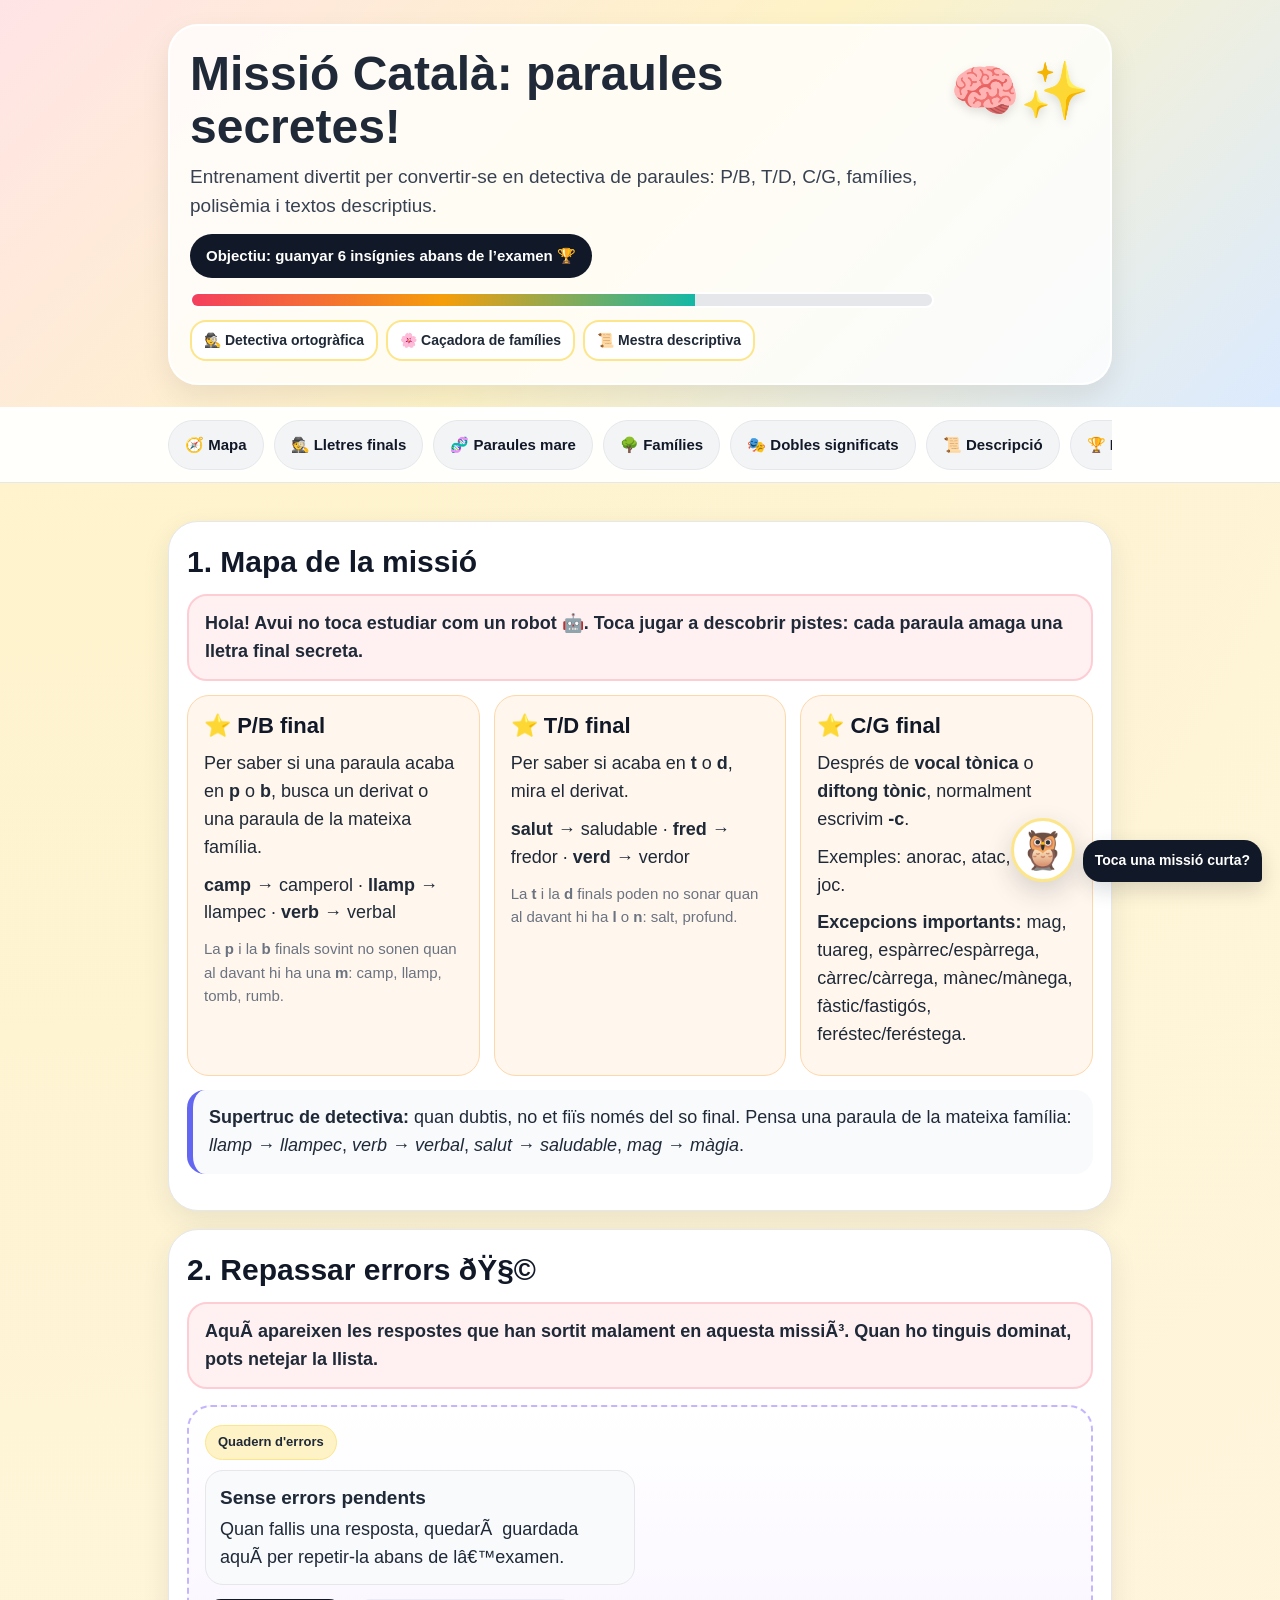
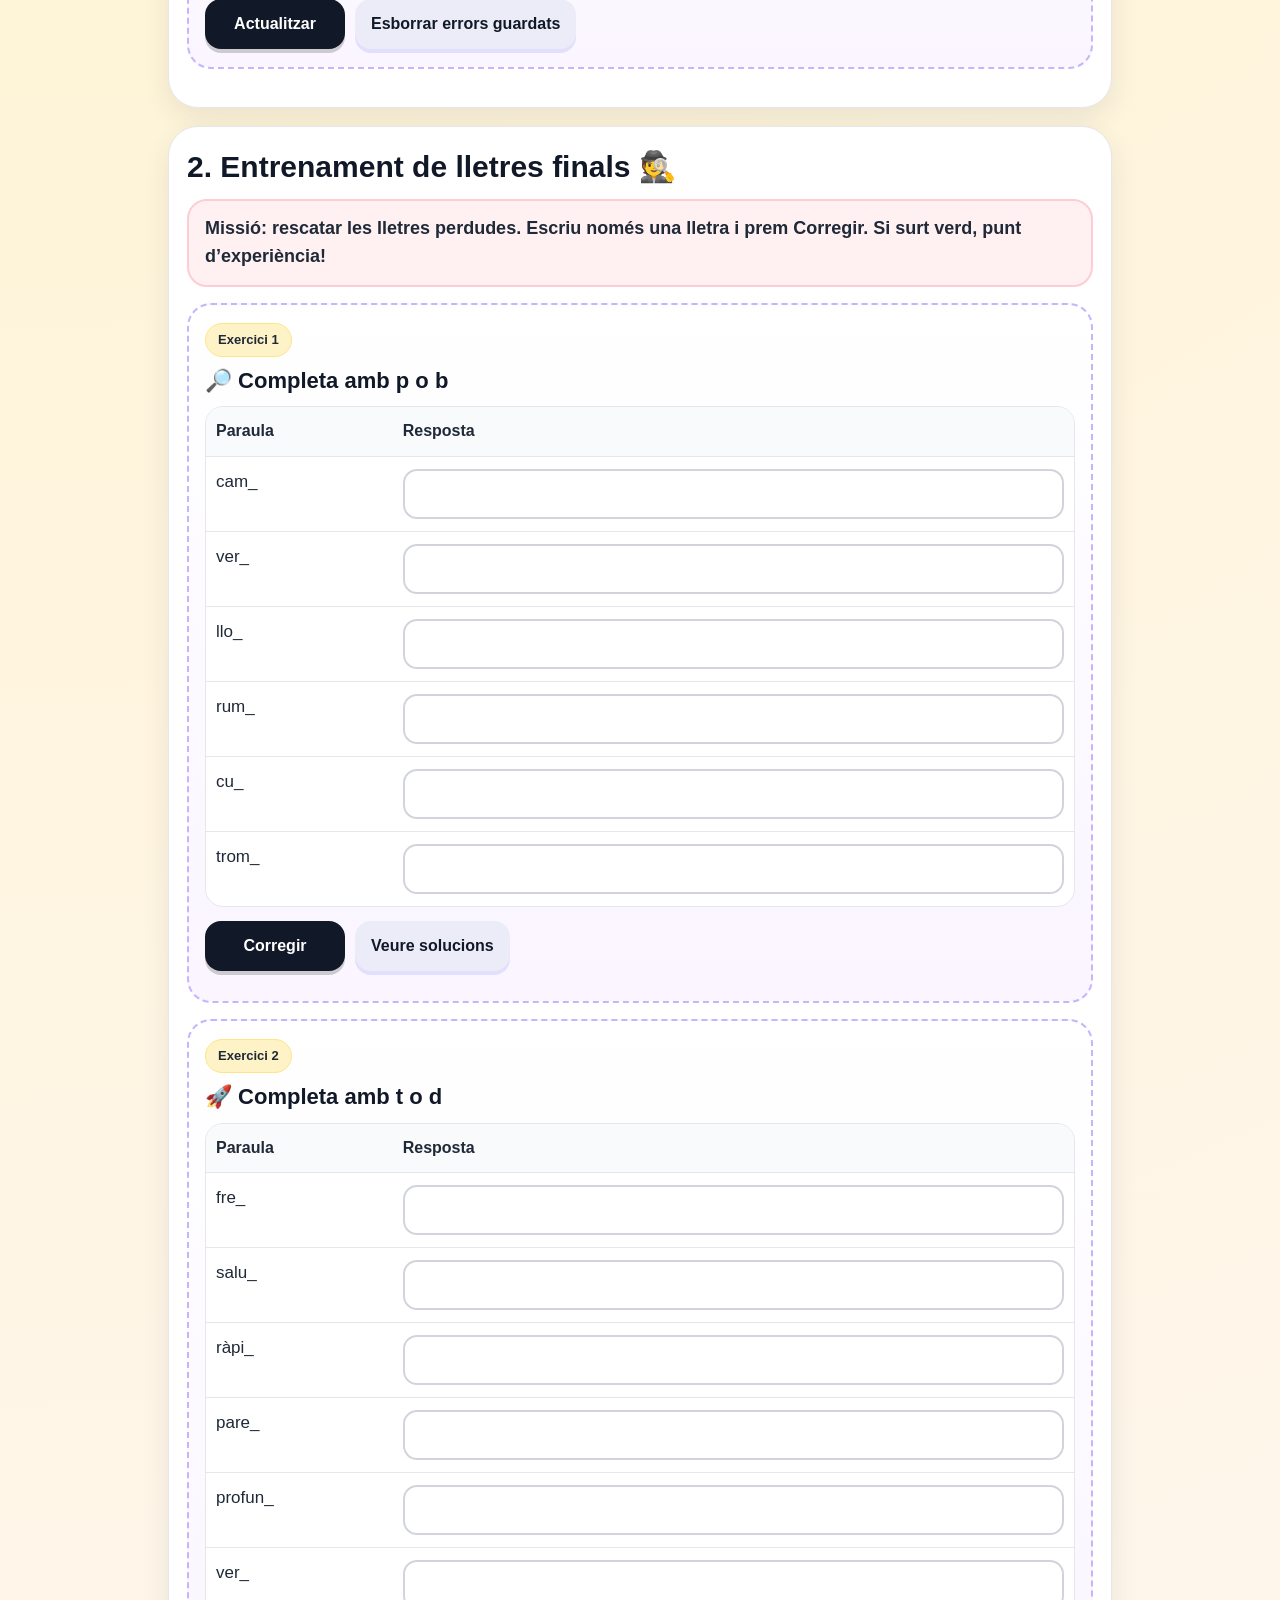
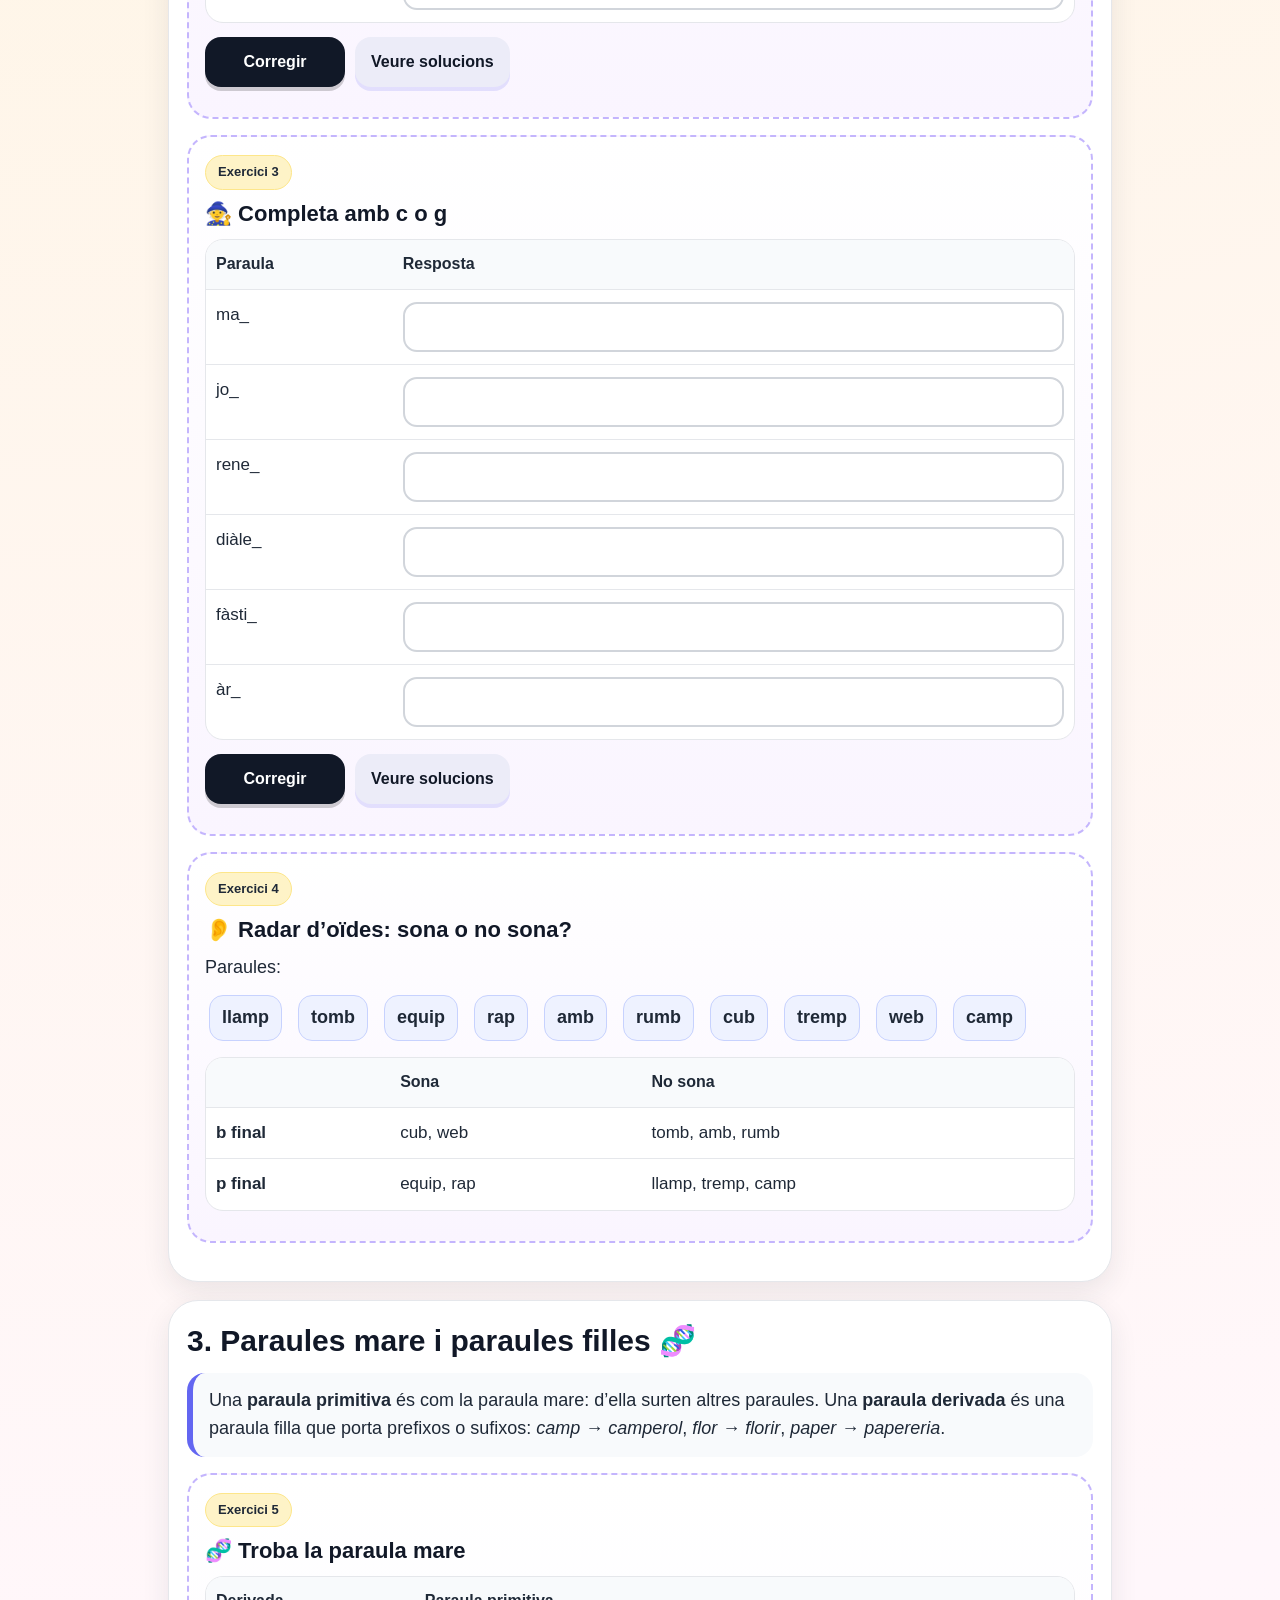
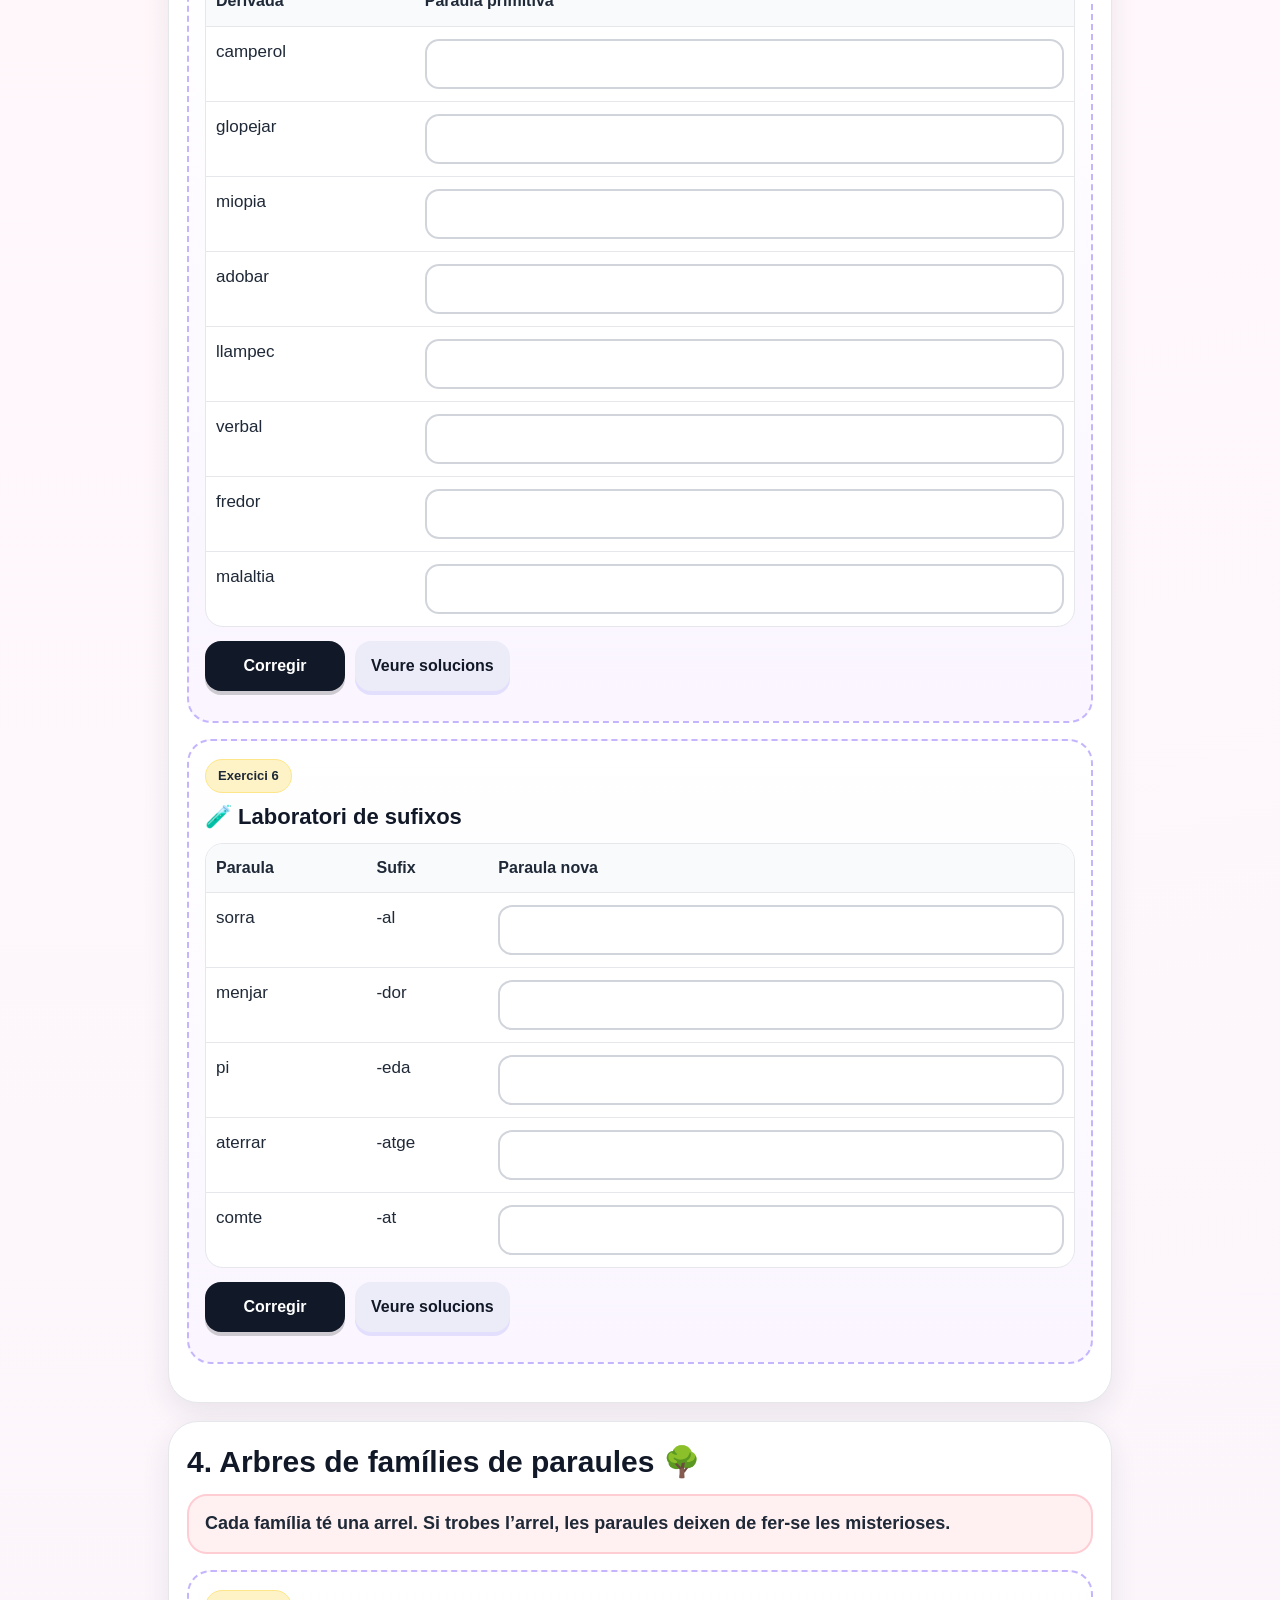
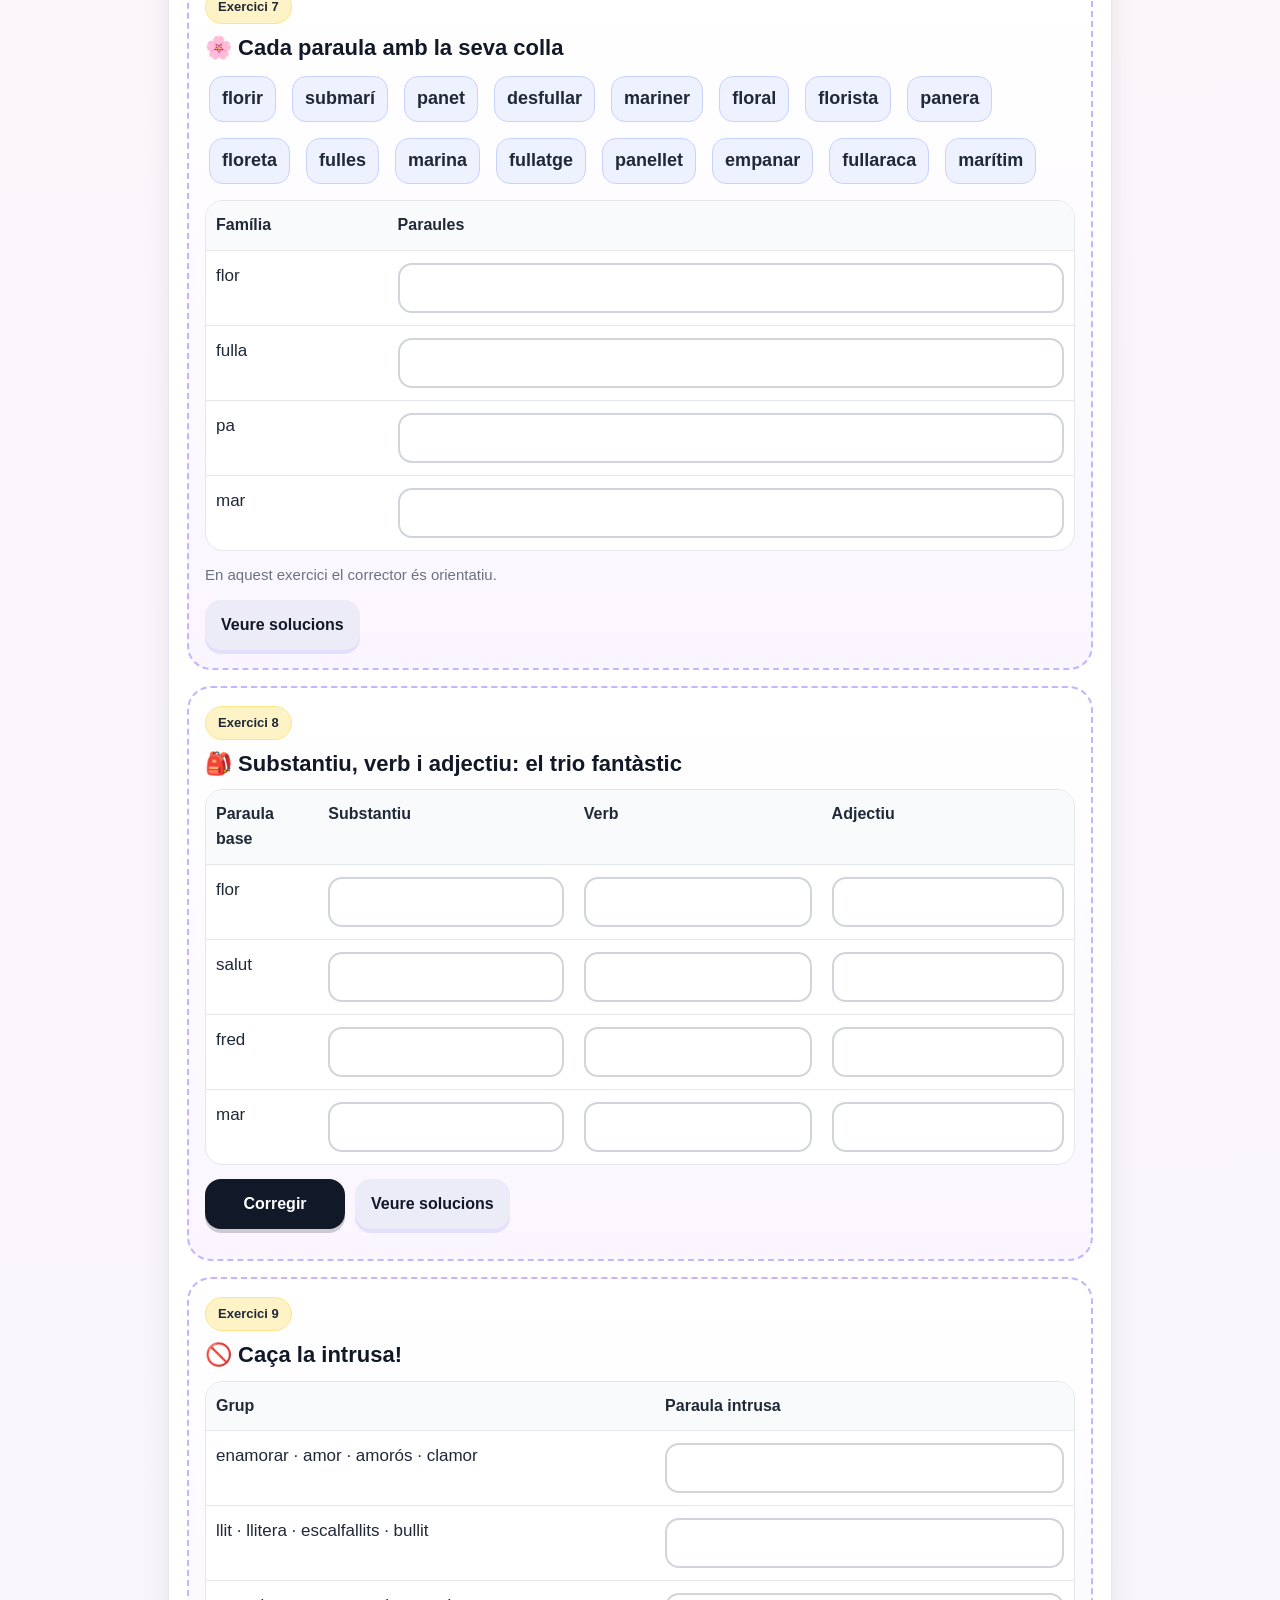
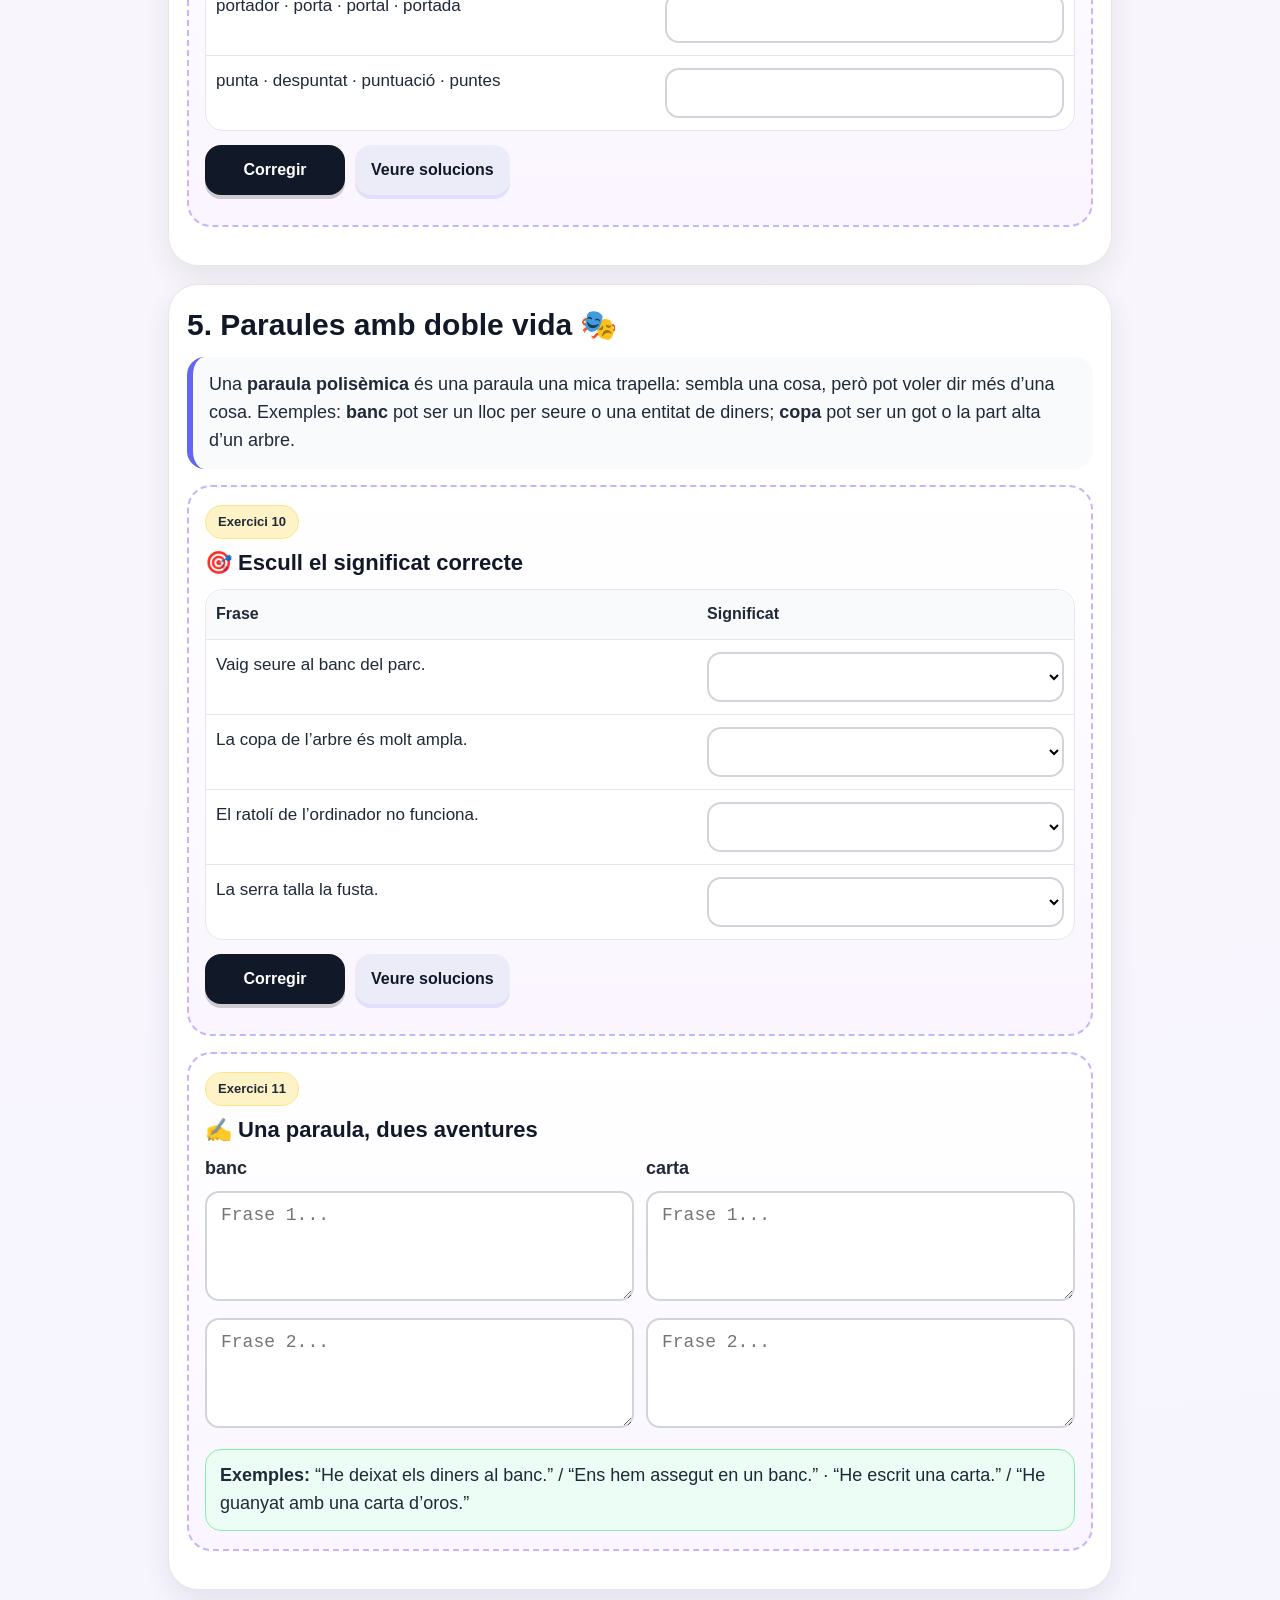
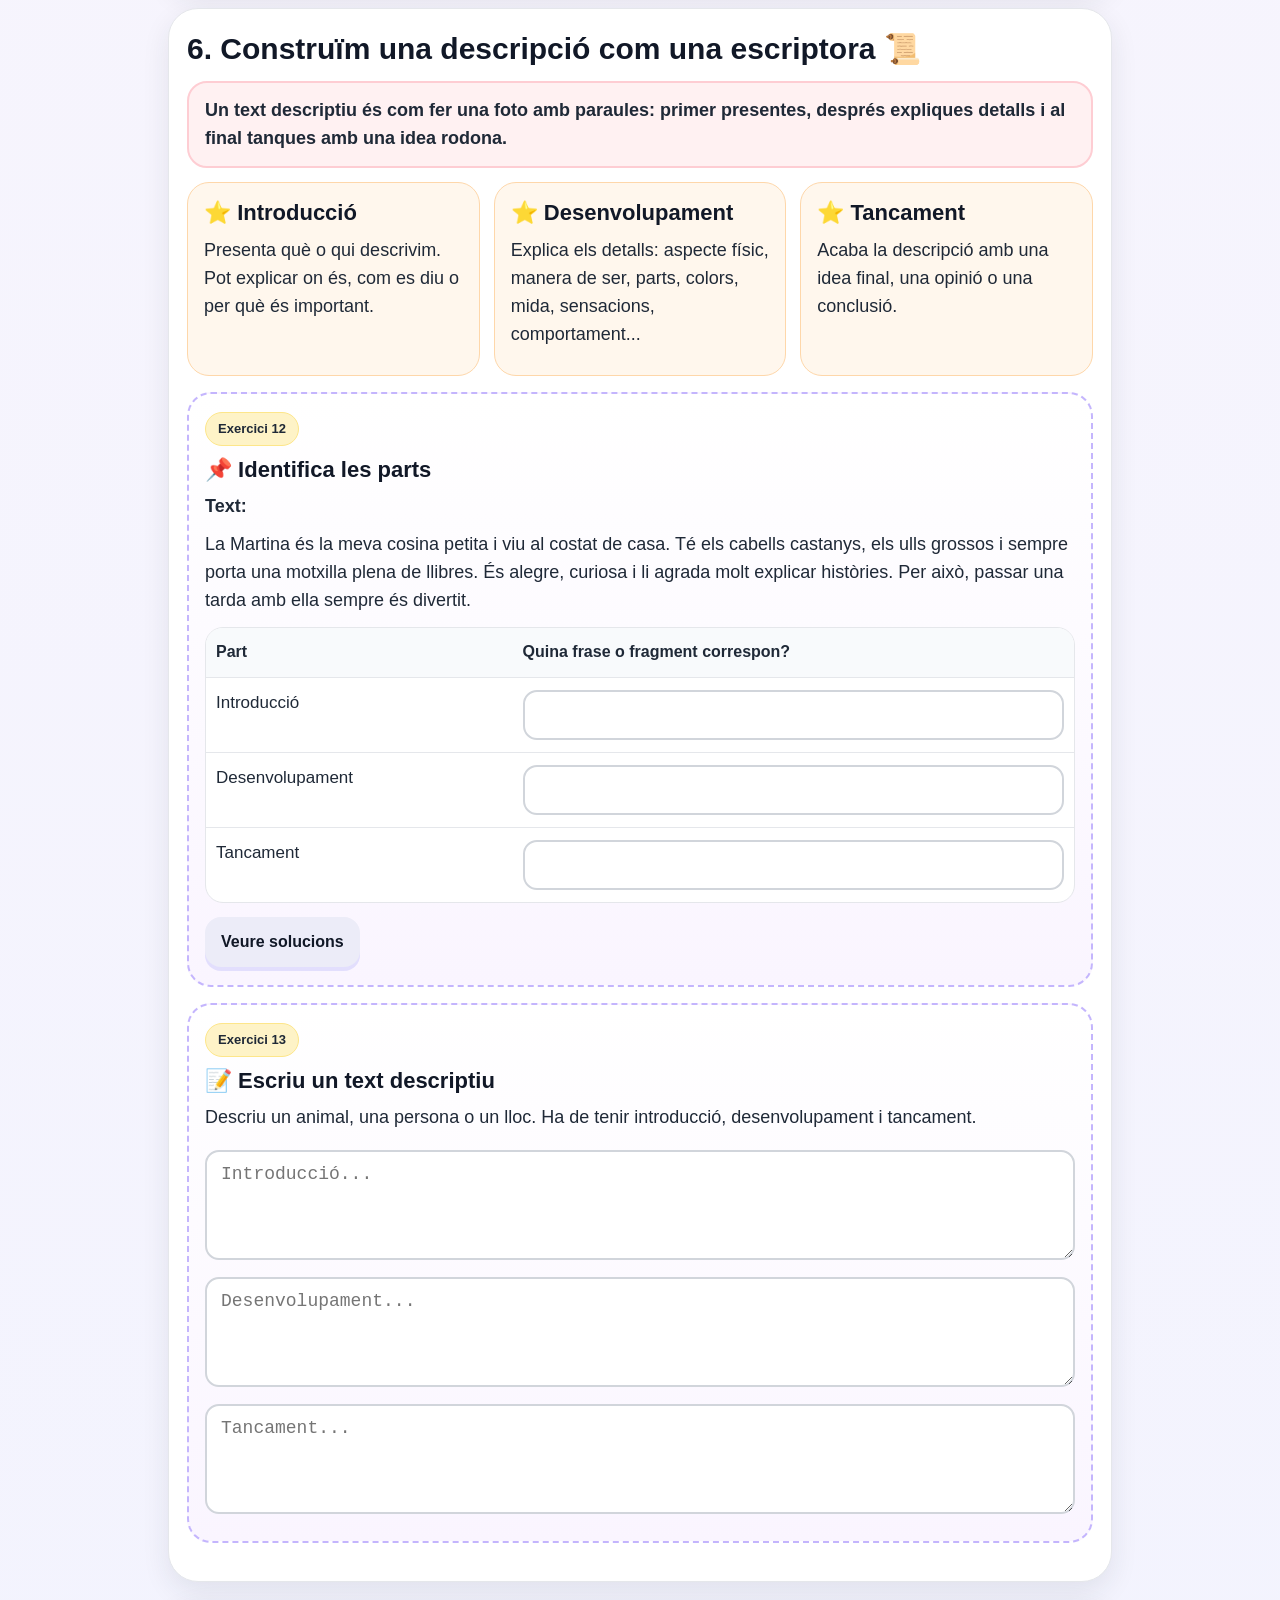
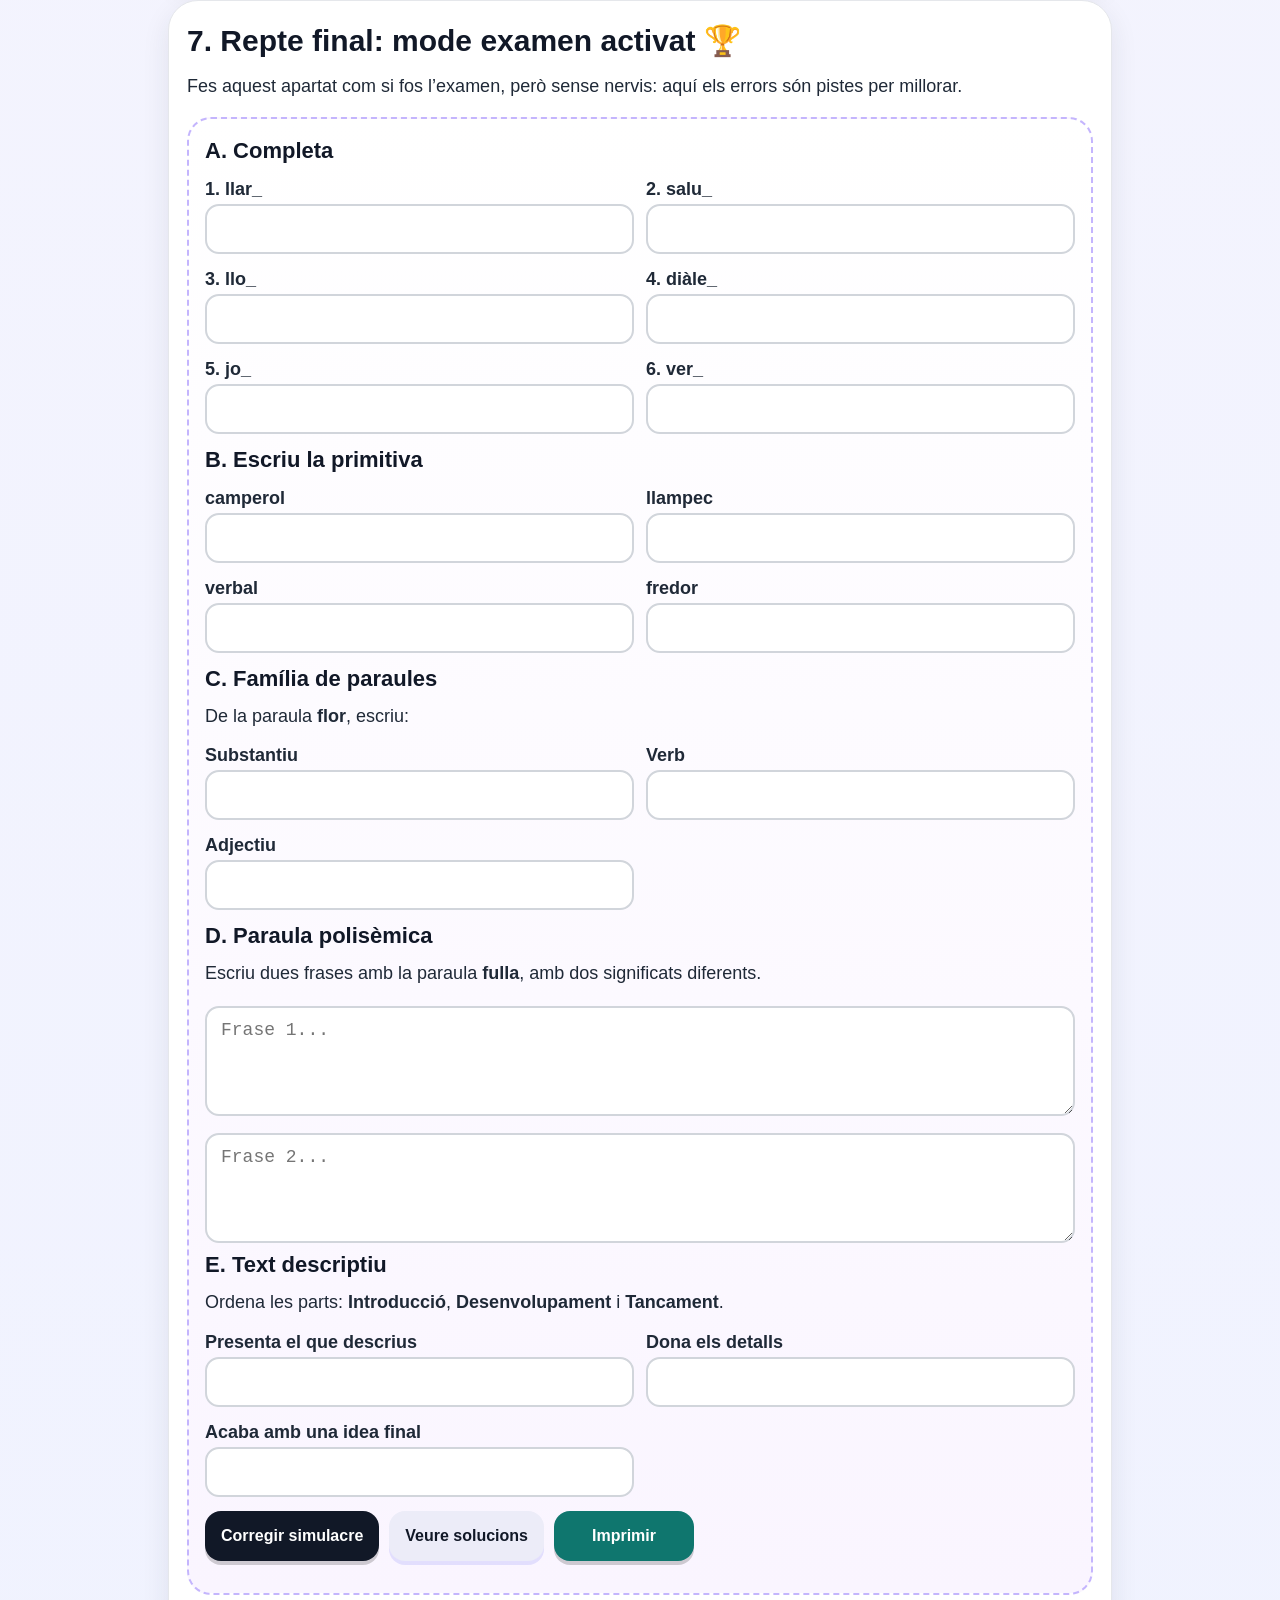
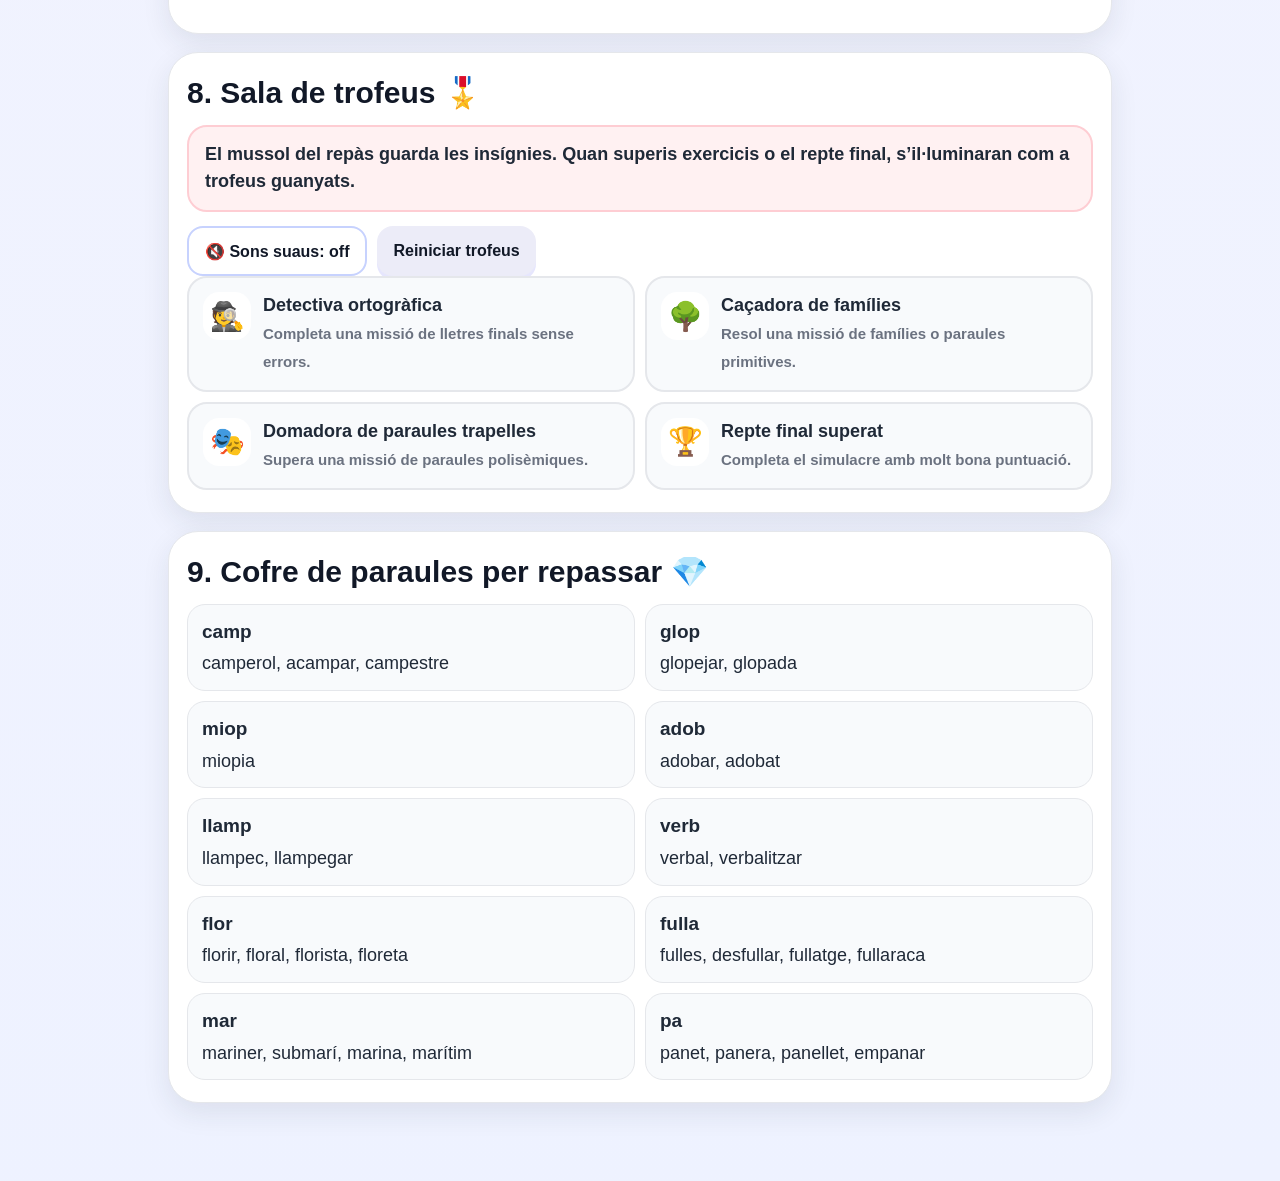
<file: catala_pb_td_cg_polisemia_descriptius.html>
<!doctype html>
<html lang="ca">
<head>
<meta charset="utf-8" />
<meta name="viewport" content="width=device-width, initial-scale=1" />
<title>Missió Català 5è · Paraules secretes</title>
<style>
:root{--bg:#fff7fb;--card:#fff;--ink:#1f2937;--muted:#6b7280;--accent:#f43f5e;--accent2:#6366f1;--gold:#f59e0b;--mint:#14b8a6;--ok:#16a34a;--bad:#dc2626;--line:#e5e7eb;--soft:#fef3c7;--shadow:0 10px 28px rgba(31,41,55,.09)}
*{box-sizing:border-box}html{-webkit-text-size-adjust:100%;scroll-behavior:smooth}body{margin:0;font-family:Arial,Helvetica,sans-serif;background:radial-gradient(circle at top left,#fef3c7 0,#fff7fb 35%,#eef2ff 100%);color:var(--ink);line-height:1.55;font-size:18px}.wrap{width:min(100%,980px);margin:0 auto;padding-inline:18px}header{background:linear-gradient(135deg,#ffe4e6,#fef3c7,#dbeafe);padding:24px 0 22px;border-bottom:3px solid #fff;overflow:hidden}.hero-card{background:rgba(255,255,255,.78);border:2px solid rgba(255,255,255,.92);border-radius:30px;padding:22px 20px;box-shadow:0 12px 30px rgba(0,0,0,.08)}.hero-top{display:flex;align-items:flex-start;justify-content:space-between;gap:16px}.mascot{font-size:56px;flex:0 0 auto;filter:drop-shadow(0 4px 5px rgba(0,0,0,.12))}h1{margin:0 0 8px;font-size:clamp(32px,4vw,48px);line-height:1.1}h2{margin:0 0 14px;font-size:30px;line-height:1.2;color:#111827}h3{margin:0 0 10px;font-size:22px;line-height:1.25;color:#111827}p{margin:10px 0}.subtitle{font-size:19px;color:#374151;margin:0}.mission{display:inline-block;margin-top:14px;background:#111827;color:white;border-radius:999px;padding:10px 16px;font-weight:800;font-size:15px}.xpbar{height:16px;background:#e5e7eb;border-radius:999px;overflow:hidden;margin-top:14px;border:2px solid #fff}.xpbar span{display:block;width:68%;height:100%;background:linear-gradient(90deg,var(--accent),var(--gold),var(--mint))}.badge-row{display:flex;flex-wrap:wrap;gap:8px;margin-top:12px}.badge{display:inline-flex;align-items:center;gap:6px;background:#fff;border:2px solid #fde68a;border-radius:16px;padding:8px 12px;font-weight:800;font-size:14px}nav{position:sticky;top:0;z-index:20;background:rgba(255,255,255,.94);backdrop-filter:blur(10px);border-bottom:1px solid var(--line)}nav .wrap{padding-top:10px;padding-bottom:10px}.nav-scroll{display:flex;gap:10px;overflow-x:auto;padding-bottom:2px;scrollbar-width:none;-webkit-overflow-scrolling:touch}.nav-scroll::-webkit-scrollbar{display:none}nav a{flex:0 0 auto;text-decoration:none;color:#111827;background:#f3f4f6;border:1px solid #e5e7eb;border-radius:999px;padding:12px 16px;font-weight:800;font-size:15px;white-space:nowrap;min-height:48px;display:inline-flex;align-items:center;justify-content:center}nav a:active,nav a:hover{background:#e9eafc}main{padding:20px 0 60px}section{background:var(--card);border:1px solid var(--line);border-radius:30px;padding:22px 18px;margin:18px 0;box-shadow:var(--shadow)}.grid{display:grid;grid-template-columns:1fr;gap:14px}.rule{background:#fff7ed;border:1px solid #fed7aa;padding:16px;border-radius:22px}.rule h3:before{content:'⭐ '}.note{background:#f8fafc;border-left:6px solid var(--accent2);padding:14px 16px;border-radius:18px;margin:14px 0}.coach{background:#fff1f2;border:2px solid #fecdd3;border-radius:20px;padding:14px 16px;margin:14px 0;font-weight:700}.exercise{border:2px dashed #c4b5fd;border-radius:24px;padding:18px 16px;margin:16px 0;background:linear-gradient(180deg,#fff,#faf5ff)}.pill{display:inline-block;border-radius:999px;background:var(--soft);padding:6px 12px;font-size:13px;font-weight:800;margin-bottom:10px;border:1px solid #fde68a}.challenge-title{display:flex;align-items:center;gap:8px}.mini{font-size:15px;color:var(--muted)}.word-list{display:flex;flex-wrap:wrap;gap:8px;margin:10px 0}.wordbox{display:inline-flex;align-items:center;justify-content:center;background:#eef2ff;border:1px solid #c7d2fe;border-radius:14px;padding:8px 12px;margin:4px;font-weight:700;min-height:42px}table{border-collapse:separate;border-spacing:0;width:100%;margin:12px 0;background:#fff;overflow:hidden;border:1px solid var(--line);border-radius:18px}th,td{border-bottom:1px solid var(--line);padding:12px 10px;text-align:left;vertical-align:top;font-size:17px}tr:last-child td{border-bottom:none}th{background:#f8fafc;font-size:16px}input[type=text],input:not([type]),textarea,select{width:100%;padding:12px 14px;border:2px solid #d1d5db;border-radius:14px;font-size:18px;background:#fff;min-height:50px}textarea{min-height:110px;resize:vertical;margin-top:8px}input:focus,textarea:focus,select:focus{outline:none;border-color:var(--accent2);box-shadow:0 0 0 4px rgba(99,102,241,.12)}.row{display:grid;grid-template-columns:1fr;gap:12px;align-items:start;margin:12px 0}label{display:block;font-weight:700}.btns{display:flex;flex-wrap:wrap;gap:10px;margin-top:14px}button{border:0;border-radius:16px;padding:12px 16px;font-weight:800;cursor:pointer;background:#111827;color:#fff;font-size:16px;min-height:50px;min-width:140px;box-shadow:0 4px 0 rgba(0,0,0,.18);touch-action:manipulation}button:active{transform:translateY(2px);box-shadow:0 2px 0 rgba(0,0,0,.18)}button.secondary{background:#ececf8;color:#111827;box-shadow:0 4px 0 rgba(99,102,241,.16)}button.print{background:#0f766e}.feedback{margin-top:12px;font-weight:800;font-size:17px}.ok{color:var(--ok)}.bad{color:var(--bad)}.answer{background:#ecfdf5;border:1px solid #86efac;padding:12px 14px;border-radius:16px;margin-top:10px}.score{font-size:24px;font-weight:900;margin-top:14px}.dict,.trophy-grid{display:grid;grid-template-columns:1fr;gap:10px}.dict-item{background:#f8fafc;border:1px solid #e5e7eb;border-radius:18px;padding:12px 14px}.dict-item strong{display:block;margin-bottom:4px;font-size:19px}.floating-mascot{position:fixed;right:18px;bottom:18px;z-index:30;display:flex;align-items:flex-end;gap:8px;cursor:pointer;user-select:none}.owl{width:64px;height:64px;display:flex;align-items:center;justify-content:center;border-radius:50%;background:#fff;border:3px solid #fde68a;box-shadow:0 10px 26px rgba(31,41,55,.18);font-size:38px;animation:floaty 3s ease-in-out infinite}.speech{max-width:210px;background:#111827;color:#fff;border-radius:18px 18px 4px 18px;padding:10px 12px;font-size:14px;font-weight:800;box-shadow:0 8px 20px rgba(31,41,55,.16)}@keyframes floaty{0%,100%{transform:translateY(0)}50%{transform:translateY(-7px)}}@keyframes pop{0%{transform:scale(.94)}60%{transform:scale(1.04)}100%{transform:scale(1)}}@keyframes shine{0%{box-shadow:0 0 0 rgba(245,158,11,0)}50%{box-shadow:0 0 0 8px rgba(245,158,11,.22)}100%{box-shadow:0 0 0 rgba(245,158,11,0)}}.exercise.success-pop{animation:pop .35s ease-out,shine .75s ease-out;border-color:#86efac}.confetti-burst{position:fixed;inset:0;display:none;align-items:center;justify-content:center;pointer-events:none;z-index:60;font-size:52px;animation:pop .45s ease-out}.confetti-burst.show{display:flex}.final-card{background:linear-gradient(135deg,#fff7ed,#eef2ff);border:2px solid #fde68a;border-radius:24px;padding:16px;margin-top:14px}.trophy{background:#f8fafc;border:2px solid #e5e7eb;border-radius:20px;padding:14px;display:flex;gap:12px;align-items:flex-start;transition:transform .2s ease,border-color .2s ease,background .2s ease}.trophy.unlocked{background:#fff7ed;border-color:#f59e0b;transform:scale(1.01)}.trophy-icon{width:48px;height:48px;display:flex;align-items:center;justify-content:center;border-radius:16px;background:#fff;font-size:28px;flex:0 0 auto}.trophy strong{display:block;font-size:18px}.trophy small{color:var(--muted);font-weight:700}.sound-toggle{background:#fff;color:#111827;border:2px solid #c7d2fe;box-shadow:none;min-width:auto}@media (min-width:700px){.grid{grid-template-columns:repeat(2,1fr)}.row{grid-template-columns:1fr 1fr}.dict,.trophy-grid{grid-template-columns:1fr 1fr}}@media (min-width:900px){.grid.grid-3{grid-template-columns:repeat(3,1fr)}}@media (max-width:760px){body{font-size:17px}.wrap{padding-inline:14px}section{padding:18px 14px;border-radius:24px}.mascot{font-size:46px}h1{font-size:30px}h2{font-size:26px}h3{font-size:20px}button{width:100%}.btns{flex-direction:column}th,td{font-size:16px;padding:10px 8px}.floating-mascot{right:10px;bottom:10px}.speech{display:none}.owl{width:58px;height:58px}}@media print{nav,.btns,button,.no-print{display:none!important}body{background:white;font-size:14px}section{box-shadow:none;break-inside:avoid;border:1px solid #bbb}header{background:white;border-bottom:1px solid #bbb}.hero-card{box-shadow:none;border:1px solid #ccc}input,textarea,select{border:1px solid #999;min-height:30px}}
</style>
</head>
<body>
<header><div class="wrap"><div class="hero-card"><div class="hero-top"><div><h1>Missió Català: paraules secretes!</h1><p class="subtitle">Entrenament divertit per convertir-se en detectiva de paraules: P/B, T/D, C/G, famílies, polisèmia i textos descriptius.</p><span class="mission">Objectiu: guanyar 6 insígnies abans de l’examen 🏆</span><div class="xpbar"><span></span></div><div class="badge-row"><span class="badge">🕵️ Detectiva ortogràfica</span><span class="badge">🌸 Caçadora de famílies</span><span class="badge">📜 Mestra descriptiva</span></div></div><div class="mascot">🧠✨</div></div></div></div></header>
<nav><div class="wrap"><div class="nav-scroll"><a href="#normes">🧭 Mapa</a><a href="#ortografia">🕵️ Lletres finals</a><a href="#derivades">🧬 Paraules mare</a><a href="#families">🌳 Famílies</a><a href="#polisemia">🎭 Dobles significats</a><a href="#descriptiu">📜 Descripció</a><a href="#simulacre">🏆 Repte final</a><a href="#trofeus">🎖️ Trofeus</a></div></div></nav>
<div class="floating-mascot no-print" onclick="mascotTip()"><div class="owl">🦉</div><div class="speech" id="mascotSpeech">Toca una missió curta?</div></div>
<main class="wrap">
<section id="normes"><h2>1. Mapa de la missió</h2><div class="coach">Hola! Avui no toca estudiar com un robot 🤖. Toca jugar a descobrir pistes: cada paraula amaga una lletra final secreta.</div><div class="grid grid-3"><div class="rule"><h3>P/B final</h3><p>Per saber si una paraula acaba en <strong>p</strong> o <strong>b</strong>, busca un derivat o una paraula de la mateixa família.</p><p><strong>camp</strong> → camperol · <strong>llamp</strong> → llampec · <strong>verb</strong> → verbal</p><p class="mini">La <strong>p</strong> i la <strong>b</strong> finals sovint no sonen quan al davant hi ha una <strong>m</strong>: camp, llamp, tomb, rumb.</p></div><div class="rule"><h3>T/D final</h3><p>Per saber si acaba en <strong>t</strong> o <strong>d</strong>, mira el derivat.</p><p><strong>salut</strong> → saludable · <strong>fred</strong> → fredor · <strong>verd</strong> → verdor</p><p class="mini">La <strong>t</strong> i la <strong>d</strong> finals poden no sonar quan al davant hi ha <strong>l</strong> o <strong>n</strong>: salt, profund.</p></div><div class="rule"><h3>C/G final</h3><p>Després de <strong>vocal tònica</strong> o <strong>diftong tònic</strong>, normalment escrivim <strong>-c</strong>.</p><p>Exemples: anorac, atac, renec, joc.</p><p><strong>Excepcions importants:</strong> mag, tuareg, espàrrec/espàrrega, càrrec/càrrega, mànec/mànega, fàstic/fastigós, feréstec/feréstega.</p></div></div><div class="note"><strong>Supertruc de detectiva:</strong> quan dubtis, no et fiïs només del so final. Pensa una paraula de la mateixa família: <em>llamp → llampec</em>, <em>verb → verbal</em>, <em>salut → saludable</em>, <em>mag → màgia</em>.</div></section>
<section id="repas-errors"><h2>2. Repassar errors ðŸ§©</h2><div class="coach">AquÃ­ apareixen les respostes que han sortit malament en aquesta missiÃ³. Quan ho tinguis dominat, pots netejar la llista.</div><div class="exercise"><span class="pill">Quadern d'errors</span><div id="mistakesList" class="dict"></div><div class="btns no-print"><button onclick="renderMistakes()">Actualitzar</button><button class="secondary" onclick="clearMistakes()">Esborrar errors guardats</button></div></div></section>
<section id="ortografia"><h2>2. Entrenament de lletres finals 🕵️</h2><div class="coach">Missió: rescatar les lletres perdudes. Escriu només una lletra i prem <strong>Corregir</strong>. Si surt verd, punt d’experiència!</div>
<div class="exercise"><span class="pill">Exercici 1</span><h3 class="challenge-title">🔎 Completa amb p o b</h3><table><tr><th>Paraula</th><th>Resposta</th></tr><tr><td>cam_</td><td><input data-answer="p" maxlength="1"></td></tr><tr><td>ver_</td><td><input data-answer="b" maxlength="1"></td></tr><tr><td>llo_</td><td><input data-answer="p" maxlength="1"></td></tr><tr><td>rum_</td><td><input data-answer="b" maxlength="1"></td></tr><tr><td>cu_</td><td><input data-answer="b" maxlength="1"></td></tr><tr><td>trom_</td><td><input data-answer="p" maxlength="1"></td></tr></table><div class="btns"><button onclick="checkInputs(this)">Corregir</button><button class="secondary" onclick="showAnswers(this)">Veure solucions</button></div><div class="feedback"></div></div>
<div class="exercise"><span class="pill">Exercici 2</span><h3 class="challenge-title">🚀 Completa amb t o d</h3><table><tr><th>Paraula</th><th>Resposta</th></tr><tr><td>fre_</td><td><input data-answer="d" maxlength="1"></td></tr><tr><td>salu_</td><td><input data-answer="t" maxlength="1"></td></tr><tr><td>ràpi_</td><td><input data-answer="d" maxlength="1"></td></tr><tr><td>pare_</td><td><input data-answer="t" maxlength="1"></td></tr><tr><td>profun_</td><td><input data-answer="d" maxlength="1"></td></tr><tr><td>ver_</td><td><input data-answer="d" maxlength="1"></td></tr></table><div class="btns"><button onclick="checkInputs(this)">Corregir</button><button class="secondary" onclick="showAnswers(this)">Veure solucions</button></div><div class="feedback"></div></div>
<div class="exercise"><span class="pill">Exercici 3</span><h3 class="challenge-title">🧙 Completa amb c o g</h3><table><tr><th>Paraula</th><th>Resposta</th></tr><tr><td>ma_</td><td><input data-answer="g" maxlength="1"></td></tr><tr><td>jo_</td><td><input data-answer="c" maxlength="1"></td></tr><tr><td>rene_</td><td><input data-answer="c" maxlength="1"></td></tr><tr><td>diàle_</td><td><input data-answer="g" maxlength="1"></td></tr><tr><td>fàsti_</td><td><input data-answer="c" maxlength="1"></td></tr><tr><td>àr_</td><td><input data-answer="c" maxlength="1"></td></tr></table><div class="btns"><button onclick="checkInputs(this)">Corregir</button><button class="secondary" onclick="showAnswers(this)">Veure solucions</button></div><div class="feedback"></div></div>
<div class="exercise"><span class="pill">Exercici 4</span><h3 class="challenge-title">👂 Radar d’oïdes: sona o no sona?</h3><p>Paraules:</p><div class="word-list"><span class="wordbox">llamp</span><span class="wordbox">tomb</span><span class="wordbox">equip</span><span class="wordbox">rap</span><span class="wordbox">amb</span><span class="wordbox">rumb</span><span class="wordbox">cub</span><span class="wordbox">tremp</span><span class="wordbox">web</span><span class="wordbox">camp</span></div><table><tr><th></th><th>Sona</th><th>No sona</th></tr><tr><td><strong>b final</strong></td><td>cub, web</td><td>tomb, amb, rumb</td></tr><tr><td><strong>p final</strong></td><td>equip, rap</td><td>llamp, tremp, camp</td></tr></table></div></section>
<section id="derivades"><h2>3. Paraules mare i paraules filles 🧬</h2><div class="note">Una <strong>paraula primitiva</strong> és com la paraula mare: d’ella surten altres paraules. Una <strong>paraula derivada</strong> és una paraula filla que porta prefixos o sufixos: <em>camp → camperol</em>, <em>flor → florir</em>, <em>paper → papereria</em>.</div><div class="exercise"><span class="pill">Exercici 5</span><h3 class="challenge-title">🧬 Troba la paraula mare</h3><table><tr><th>Derivada</th><th>Paraula primitiva</th></tr><tr><td>camperol</td><td><input data-answer="camp"></td></tr><tr><td>glopejar</td><td><input data-answer="glop"></td></tr><tr><td>miopia</td><td><input data-answer="miop"></td></tr><tr><td>adobar</td><td><input data-answer="adob"></td></tr><tr><td>llampec</td><td><input data-answer="llamp"></td></tr><tr><td>verbal</td><td><input data-answer="verb"></td></tr><tr><td>fredor</td><td><input data-answer="fred"></td></tr><tr><td>malaltia</td><td><input data-answer="malalt"></td></tr></table><div class="btns"><button onclick="checkInputs(this)">Corregir</button><button class="secondary" onclick="showAnswers(this)">Veure solucions</button></div><div class="feedback"></div></div><div class="exercise"><span class="pill">Exercici 6</span><h3 class="challenge-title">🧪 Laboratori de sufixos</h3><table><tr><th>Paraula</th><th>Sufix</th><th>Paraula nova</th></tr><tr><td>sorra</td><td>-al</td><td><input data-answer="sorral"></td></tr><tr><td>menjar</td><td>-dor</td><td><input data-answer="menjador"></td></tr><tr><td>pi</td><td>-eda</td><td><input data-answer="pineda"></td></tr><tr><td>aterrar</td><td>-atge</td><td><input data-answer="aterratge"></td></tr><tr><td>comte</td><td>-at</td><td><input data-answer="comtat"></td></tr></table><div class="btns"><button onclick="checkInputs(this)">Corregir</button><button class="secondary" onclick="showAnswers(this)">Veure solucions</button></div><div class="feedback"></div></div></section>
<section id="families"><h2>4. Arbres de famílies de paraules 🌳</h2><div class="coach">Cada família té una arrel. Si trobes l’arrel, les paraules deixen de fer-se les misterioses.</div><div class="exercise"><span class="pill">Exercici 7</span><h3 class="challenge-title">🌸 Cada paraula amb la seva colla</h3><div class="word-list"><span class="wordbox">florir</span><span class="wordbox">submarí</span><span class="wordbox">panet</span><span class="wordbox">desfullar</span><span class="wordbox">mariner</span><span class="wordbox">floral</span><span class="wordbox">florista</span><span class="wordbox">panera</span><span class="wordbox">floreta</span><span class="wordbox">fulles</span><span class="wordbox">marina</span><span class="wordbox">fullatge</span><span class="wordbox">panellet</span><span class="wordbox">empanar</span><span class="wordbox">fullaraca</span><span class="wordbox">marítim</span></div><table><tr><th>Família</th><th>Paraules</th></tr><tr><td>flor</td><td><input data-answer="florir, floral, florista, floreta"></td></tr><tr><td>fulla</td><td><input data-answer="desfullar, fulles, fullatge, fullaraca"></td></tr><tr><td>pa</td><td><input data-answer="panet, panera, panellet, empanar"></td></tr><tr><td>mar</td><td><input data-answer="submarí, mariner, marina, marítim"></td></tr></table><p class="mini">En aquest exercici el corrector és orientatiu.</p><div class="btns"><button class="secondary" onclick="showAnswers(this)">Veure solucions</button></div></div><div class="exercise"><span class="pill">Exercici 8</span><h3 class="challenge-title">🎒 Substantiu, verb i adjectiu: el trio fantàstic</h3><table><tr><th>Paraula base</th><th>Substantiu</th><th>Verb</th><th>Adjectiu</th></tr><tr><td>flor</td><td><input data-answer="flor"></td><td><input data-answer="florir"></td><td><input data-answer="floral"></td></tr><tr><td>salut</td><td><input data-answer="salut"></td><td><input data-answer="saludar"></td><td><input data-answer="saludable"></td></tr><tr><td>fred</td><td><input data-answer="fredor"></td><td><input data-answer="refredar"></td><td><input data-answer="fred"></td></tr><tr><td>mar</td><td><input data-answer="mar"></td><td><input data-answer="marinar"></td><td><input data-answer="marí"></td></tr></table><div class="btns"><button onclick="checkInputs(this)">Corregir</button><button class="secondary" onclick="showAnswers(this)">Veure solucions</button></div><div class="feedback"></div></div><div class="exercise"><span class="pill">Exercici 9</span><h3 class="challenge-title">🚫 Caça la intrusa!</h3><table><tr><th>Grup</th><th>Paraula intrusa</th></tr><tr><td>enamorar · amor · amorós · clamor</td><td><input data-answer="clamor"></td></tr><tr><td>llit · llitera · escalfallits · bullit</td><td><input data-answer="bullit"></td></tr><tr><td>portador · porta · portal · portada</td><td><input data-answer="portador"></td></tr><tr><td>punta · despuntat · puntuació · puntes</td><td><input data-answer="puntuació"></td></tr></table><div class="btns"><button onclick="checkInputs(this)">Corregir</button><button class="secondary" onclick="showAnswers(this)">Veure solucions</button></div><div class="feedback"></div></div></section>
<section id="polisemia"><h2>5. Paraules amb doble vida 🎭</h2><div class="note">Una <strong>paraula polisèmica</strong> és una paraula una mica trapella: sembla una cosa, però pot voler dir més d’una cosa. Exemples: <strong>banc</strong> pot ser un lloc per seure o una entitat de diners; <strong>copa</strong> pot ser un got o la part alta d’un arbre.</div><div class="exercise"><span class="pill">Exercici 10</span><h3 class="challenge-title">🎯 Escull el significat correcte</h3><table><tr><th>Frase</th><th>Significat</th></tr><tr><td>Vaig seure al banc del parc.</td><td><select data-answer="seient"><option></option><option>seient</option><option>entitat de diners</option></select></td></tr><tr><td>La copa de l’arbre és molt ampla.</td><td><select data-answer="part alta de l'arbre"><option></option><option>got</option><option>part alta de l'arbre</option></select></td></tr><tr><td>El ratolí de l’ordinador no funciona.</td><td><select data-answer="aparell informàtic"><option></option><option>animal</option><option>aparell informàtic</option></select></td></tr><tr><td>La serra talla la fusta.</td><td><select data-answer="eina"><option></option><option>muntanya</option><option>eina</option></select></td></tr></table><div class="btns"><button onclick="checkInputs(this)">Corregir</button><button class="secondary" onclick="showAnswers(this)">Veure solucions</button></div><div class="feedback"></div></div><div class="exercise"><span class="pill">Exercici 11</span><h3 class="challenge-title">✍️ Una paraula, dues aventures</h3><div class="row"><label><strong>banc</strong><textarea placeholder="Frase 1..."></textarea><textarea placeholder="Frase 2..."></textarea></label><label><strong>carta</strong><textarea placeholder="Frase 1..."></textarea><textarea placeholder="Frase 2..."></textarea></label></div><div class="answer"><strong>Exemples:</strong> “He deixat els diners al banc.” / “Ens hem assegut en un banc.” · “He escrit una carta.” / “He guanyat amb una carta d’oros.”</div></div></section>
<section id="descriptiu"><h2>6. Construïm una descripció com una escriptora 📜</h2><div class="coach">Un text descriptiu és com fer una foto amb paraules: primer presentes, després expliques detalls i al final tanques amb una idea rodona.</div><div class="grid grid-3"><div class="rule"><h3>Introducció</h3><p>Presenta què o qui descrivim. Pot explicar on és, com es diu o per què és important.</p></div><div class="rule"><h3>Desenvolupament</h3><p>Explica els detalls: aspecte físic, manera de ser, parts, colors, mida, sensacions, comportament...</p></div><div class="rule"><h3>Tancament</h3><p>Acaba la descripció amb una idea final, una opinió o una conclusió.</p></div></div><div class="exercise"><span class="pill">Exercici 12</span><h3 class="challenge-title">📌 Identifica les parts</h3><p><strong>Text:</strong></p><p>La Martina és la meva cosina petita i viu al costat de casa. Té els cabells castanys, els ulls grossos i sempre porta una motxilla plena de llibres. És alegre, curiosa i li agrada molt explicar històries. Per això, passar una tarda amb ella sempre és divertit.</p><table><tr><th>Part</th><th>Quina frase o fragment correspon?</th></tr><tr><td>Introducció</td><td><input data-answer="La Martina és la meva cosina petita i viu al costat de casa."></td></tr><tr><td>Desenvolupament</td><td><input data-answer="Té els cabells castanys, els ulls grossos i sempre porta una motxilla plena de llibres. És alegre, curiosa i li agrada molt explicar històries."></td></tr><tr><td>Tancament</td><td><input data-answer="Per això, passar una tarda amb ella sempre és divertit."></td></tr></table><div class="btns"><button class="secondary" onclick="showAnswers(this)">Veure solucions</button></div></div><div class="exercise"><span class="pill">Exercici 13</span><h3 class="challenge-title">📝 Escriu un text descriptiu</h3><p>Descriu un animal, una persona o un lloc. Ha de tenir introducció, desenvolupament i tancament.</p><textarea placeholder="Introducció..."></textarea><textarea placeholder="Desenvolupament..."></textarea><textarea placeholder="Tancament..."></textarea></div></section>
<section id="simulacre"><h2>7. Repte final: mode examen activat 🏆</h2><p>Fes aquest apartat com si fos l’examen, però sense nervis: aquí els errors són pistes per millorar.</p><div class="exercise" id="exam"><h3 class="challenge-title">A. Completa</h3><div class="row"><label>1. llar_ <input data-answer="g"></label><label>2. salu_ <input data-answer="t"></label><label>3. llo_ <input data-answer="p"></label><label>4. diàle_ <input data-answer="g"></label><label>5. jo_ <input data-answer="c"></label><label>6. ver_ <input data-answer="b"></label></div><h3 class="challenge-title">B. Escriu la primitiva</h3><div class="row"><label>camperol <input data-answer="camp"></label><label>llampec <input data-answer="llamp"></label><label>verbal <input data-answer="verb"></label><label>fredor <input data-answer="fred"></label></div><h3 class="challenge-title">C. Família de paraules</h3><p>De la paraula <strong>flor</strong>, escriu:</p><div class="row"><label>Substantiu <input data-answer="flor"></label><label>Verb <input data-answer="florir"></label><label>Adjectiu <input data-answer="floral"></label></div><h3 class="challenge-title">D. Paraula polisèmica</h3><p>Escriu dues frases amb la paraula <strong>fulla</strong>, amb dos significats diferents.</p><textarea placeholder="Frase 1..."></textarea><textarea placeholder="Frase 2..."></textarea><h3 class="challenge-title">E. Text descriptiu</h3><p>Ordena les parts: <strong>Introducció</strong>, <strong>Desenvolupament</strong> i <strong>Tancament</strong>.</p><div class="row"><label>Presenta el que descrius <input data-answer="introducció"></label><label>Dona els detalls <input data-answer="desenvolupament"></label><label>Acaba amb una idea final <input data-answer="tancament"></label></div><div class="btns"><button onclick="checkExam()">Corregir simulacre</button><button class="secondary" onclick="showAnswers(this)">Veure solucions</button><button class="print" onclick="window.print()">Imprimir</button></div><div class="score"></div></div></section>
<section id="trofeus"><h2>8. Sala de trofeus 🎖️</h2><div class="coach">El mussol del repàs guarda les insígnies. Quan superis exercicis o el repte final, s’il·luminaran com a trofeus guanyats.</div><div class="btns no-print"><button class="sound-toggle" onclick="toggleSound()" id="soundBtn">🔇 Sons suaus: off</button><button class="secondary" onclick="resetTrophies()">Reiniciar trofeus</button></div><div class="trophy-grid"><div class="trophy" data-trophy="orthography"><div class="trophy-icon">🕵️</div><div><strong>Detectiva ortogràfica</strong><small>Completa una missió de lletres finals sense errors.</small></div></div><div class="trophy" data-trophy="family"><div class="trophy-icon">🌳</div><div><strong>Caçadora de famílies</strong><small>Resol una missió de famílies o paraules primitives.</small></div></div><div class="trophy" data-trophy="poly"><div class="trophy-icon">🎭</div><div><strong>Domadora de paraules trapelles</strong><small>Supera una missió de paraules polisèmiques.</small></div></div><div class="trophy" data-trophy="final"><div class="trophy-icon">🏆</div><div><strong>Repte final superat</strong><small>Completa el simulacre amb molt bona puntuació.</small></div></div></div></section>
<section><h2>9. Cofre de paraules per repassar 💎</h2><div class="dict"><div class="dict-item"><strong>camp</strong> camperol, acampar, campestre</div><div class="dict-item"><strong>glop</strong> glopejar, glopada</div><div class="dict-item"><strong>miop</strong> miopia</div><div class="dict-item"><strong>adob</strong> adobar, adobat</div><div class="dict-item"><strong>llamp</strong> llampec, llampegar</div><div class="dict-item"><strong>verb</strong> verbal, verbalitzar</div><div class="dict-item"><strong>flor</strong> florir, floral, florista, floreta</div><div class="dict-item"><strong>fulla</strong> fulles, desfullar, fullatge, fullaraca</div><div class="dict-item"><strong>mar</strong> mariner, submarí, marina, marítim</div><div class="dict-item"><strong>pa</strong> panet, panera, panellet, empanar</div></div></section>
</main><div class="confetti-burst no-print" id="confettiBurst">🎉 ⭐ 🏆 ⭐ 🎉</div>
<script>
let soundEnabled=false;const trophyStoreKey='catala_pb_td_cg_trofeus';const mistakesStoreKey='catala_pb_td_cg_errors';const mascotMessages=['Recorda: si dubtes, busca una paraula de la mateixa família!','Un error no és un drama: és una pista secreta 🕵️','Fes només una missió i ja hauràs avançat!','Les paraules polisèmiques tenen doble vida 🎭','Respira, llegeix i caça la lletra final!'];function norm(s){return(s||'').trim().toLowerCase().replace(/[’']/g,"'").replace(/\s+/g,' ')}function playSuccessSound(){if(!soundEnabled)return;try{const A=window.AudioContext||window.webkitAudioContext,ctx=new A(),osc=ctx.createOscillator(),gain=ctx.createGain();osc.type='sine';osc.frequency.setValueAtTime(660,ctx.currentTime);osc.frequency.setValueAtTime(880,ctx.currentTime+.08);gain.gain.setValueAtTime(.0001,ctx.currentTime);gain.gain.exponentialRampToValueAtTime(.08,ctx.currentTime+.02);gain.gain.exponentialRampToValueAtTime(.0001,ctx.currentTime+.18);osc.connect(gain);gain.connect(ctx.destination);osc.start();osc.stop(ctx.currentTime+.2)}catch(e){}}function toggleSound(){soundEnabled=!soundEnabled;const b=document.getElementById('soundBtn');if(b)b.textContent=soundEnabled?'🔊 Sons suaus: on':'🔇 Sons suaus: off';mascotSay(soundEnabled?'Sons activats! Molt fluixet i només en encerts ✨':'Sons desactivats. Silenci de biblioteca 📚')}function mascotSay(t){const s=document.getElementById('mascotSpeech');if(s)s.textContent=t}function mascotTip(){mascotSay(mascotMessages[Math.floor(Math.random()*mascotMessages.length)])}function burst(){const e=document.getElementById('confettiBurst');if(!e)return;e.classList.add('show');setTimeout(()=>e.classList.remove('show'),900)}function getTrophies(){try{return JSON.parse(localStorage.getItem(trophyStoreKey)||'{}')}catch(e){return{}}}function saveTrophies(d){try{localStorage.setItem(trophyStoreKey,JSON.stringify(d))}catch(e){}}function unlockTrophy(n){const d=getTrophies(),first=!d[n];d[n]=true;saveTrophies(d);renderMistakes(false);paintTrophies();if(location.search.includes('review=errors'))setTimeout(()=>document.getElementById('repas-errors')?.scrollIntoView({behavior:'smooth',block:'start'}),250);if(first){burst();playSuccessSound();const labels={orthography:'Insígnia guanyada: Detectiva ortogràfica 🕵️',family:'Insígnia guanyada: Caçadora de famílies 🌳',poly:'Insígnia guanyada: Domadora de paraules trapelles 🎭',final:'Insígnia guanyada: Repte final superat 🏆'};mascotSay(labels[n]||'Nova insígnia guanyada!')}}function paintTrophies(){const d=getTrophies();document.querySelectorAll('.trophy').forEach(t=>t.classList.toggle('unlocked',!!d[t.dataset.trophy]))}function resetTrophies(){saveTrophies({});renderMistakes(false);paintTrophies();if(location.search.includes('review=errors'))setTimeout(()=>document.getElementById('repas-errors')?.scrollIntoView({behavior:'smooth',block:'start'}),250);mascotSay('Trofeus reiniciats. Nova partida! 🎮')}function esc(s){return String(s||'').replace(/[&<>"']/g,m=>({'&':'&amp;','<':'&lt;','>':'&gt;','"':'&quot;',"'":'&#39;'}[m]))}
function getMistakes(){try{return JSON.parse(localStorage.getItem(mistakesStoreKey)||'[]')}catch(e){return[]}}
function saveMistakes(items){try{localStorage.setItem(mistakesStoreKey,JSON.stringify(items.slice(0,40)))}catch(e){}}
function fieldPrompt(f){const tr=f.closest('tr');if(tr){const first=tr.querySelector('td,th');if(first)return first.textContent.trim().replace(/\s+/g,' ')}const label=f.closest('label');if(label){return label.textContent.trim().replace(/\s+/g,' ')}return 'Pregunta'}
function rememberMistake(f,box){const section=box.closest('section')?.querySelector('h2')?.textContent.trim()||'MissiÃ³';const exercise=box.querySelector('h3')?.textContent.trim()||box.querySelector('.pill')?.textContent.trim()||'Exercici';const prompt=fieldPrompt(f);const answer=f.dataset.answer||'';const id=norm(section+'|'+exercise+'|'+prompt+'|'+answer);let items=getMistakes().filter(x=>x.id!==id);items.unshift({id,section,exercise,prompt,answer,last:f.value||'',date:new Date().toISOString()});saveMistakes(items);renderMistakes(false)}
function renderMistakes(scrollToPanel=true){const box=document.getElementById('mistakesList');if(!box)return;const items=getMistakes();if(!items.length){box.innerHTML='<div class="dict-item"><strong>Sense errors pendents</strong>Quan fallis una resposta, quedarÃ  guardada aquÃ­ per repetir-la abans de lâ€™examen.</div>';return}box.innerHTML=items.map(x=>`<div class="dict-item"><strong>${esc(x.exercise)}</strong><p>${esc(x.prompt)}</p><p><b>Resposta correcta:</b> ${esc(x.answer)}</p>${x.last?`<p class="mini">Ãšltim intent: ${esc(x.last)}</p>`:''}</div>`).join('');if(scrollToPanel) document.getElementById('repas-errors')?.scrollIntoView({behavior:'smooth',block:'start'})}
function clearMistakes(){if(!confirm('Vols esborrar els errors guardats dâ€™aquesta missiÃ³?'))return;saveMistakes([]);renderMistakes(false);mascotSay('Quadern dâ€™errors net. Nova ronda! ðŸ§©')}
function trophyForExercise(box){const s=box.closest('section');if(!s)return null;if(s.id==='ortografia')return'orthography';if(s.id==='derivades'||s.id==='families')return'family';if(s.id==='polisemia')return'poly';return null}function checkInputs(btn){const box=btn.closest('.exercise'),fields=box.querySelectorAll('input[data-answer], select[data-answer]');let ok=0,total=0;fields.forEach(f=>{total++;const correct=norm(f.value)===norm(f.dataset.answer);f.style.borderColor=correct?'#16a34a':'#dc2626';f.style.background=correct?'#ecfdf5':'#fef2f2';if(correct)ok++;else rememberMistake(f,box)});const fb=box.querySelector('.feedback');if(fb)fb.innerHTML=ok===total?'<span class="ok">Brutal! Has guanyat una estrella ⭐ '+ok+'/'+total+'</span>':'<span class="bad">Has aconseguit '+ok+'/'+total+'. Les vermelles són pistes de detectiva: torna-ho a provar!</span>';if(total>0&&ok===total){box.classList.remove('success-pop');void box.offsetWidth;box.classList.add('success-pop');playSuccessSound();const tr=trophyForExercise(box);if(tr)unlockTrophy(tr);else burst()}}function showAnswers(btn){const box=btn.closest('.exercise');let ex=box.querySelector('.answer.generated');if(ex){ex.remove();return}const fields=box.querySelectorAll('input[data-answer], select[data-answer]');let html='<div class="answer generated"><strong>Solucions:</strong><ol>';fields.forEach(f=>html+='<li>'+f.dataset.answer+'</li>');html+='</ol></div>';box.insertAdjacentHTML('beforeend',html)}function checkExam(){const box=document.getElementById('exam'),fields=box.querySelectorAll('input[data-answer]');let ok=0,total=0;fields.forEach(f=>{total++;const c=norm(f.value)===norm(f.dataset.answer);f.style.borderColor=c?'#16a34a':'#dc2626';f.style.background=c?'#ecfdf5':'#fef2f2';if(c)ok++;else rememberMistake(f,box)});const pct=total?Math.round(ok/total*100):0;let message='',advice='';if(pct===100){message='Repte superat! 🏆 Puntuació: '+ok+'/'+total+'. Estàs preparada!';advice='Has guanyat la insígnia final. Ara pots fer un descans merescut o repetir només les paraules més rebels.';unlockTrophy('final')}else if(pct>=75){message='Molt bé! ⭐ Puntuació: '+ok+'/'+total+'. Estàs molt a prop del nivell campiona.';advice='Repassa les caselles vermelles i torna a provar el repte final. El mussol diu que ho tens gairebé caçat.';burst();playSuccessSound()}else{message='Puntuació: '+ok+'/'+total+'. Encara queden paraules rebels per domesticar 🐉.';advice='Pla de rescat: torna a mirar el mapa de la missió, especialment P/B, T/D, C/G i paraules primitives.'}box.querySelector('.score').innerHTML='<div class="final-card"><div class="'+(pct>=75?'ok':'bad')+'">'+message+'</div><p><strong>Consell del mussol:</strong> '+advice+'</p></div>';mascotSay(pct>=75?'Gran feina! Les paraules estan tremolant 😄':'Cap problema: les vermelles són el mapa del tresor!')}renderMistakes(false);paintTrophies();if(location.search.includes('review=errors'))setTimeout(()=>document.getElementById('repas-errors')?.scrollIntoView({behavior:'smooth',block:'start'}),250);
</script>
</body>
</html>
</file>
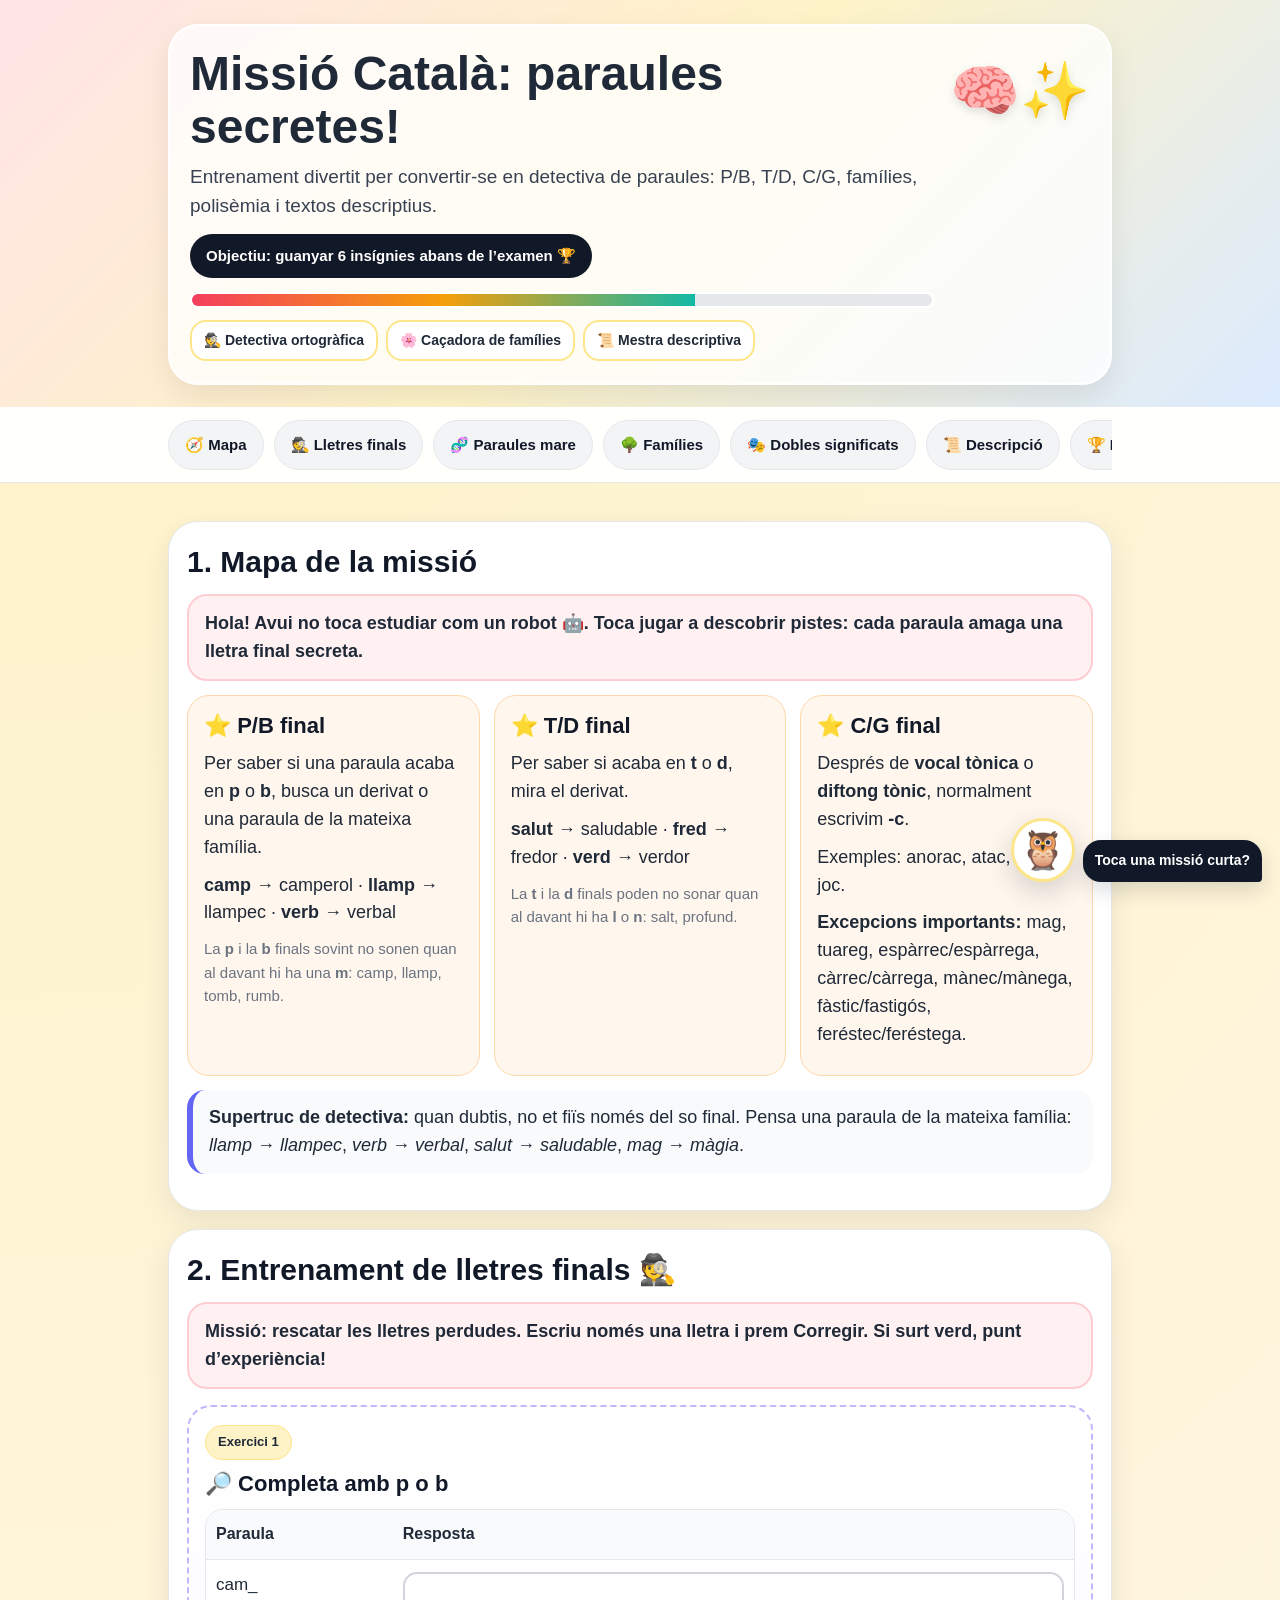
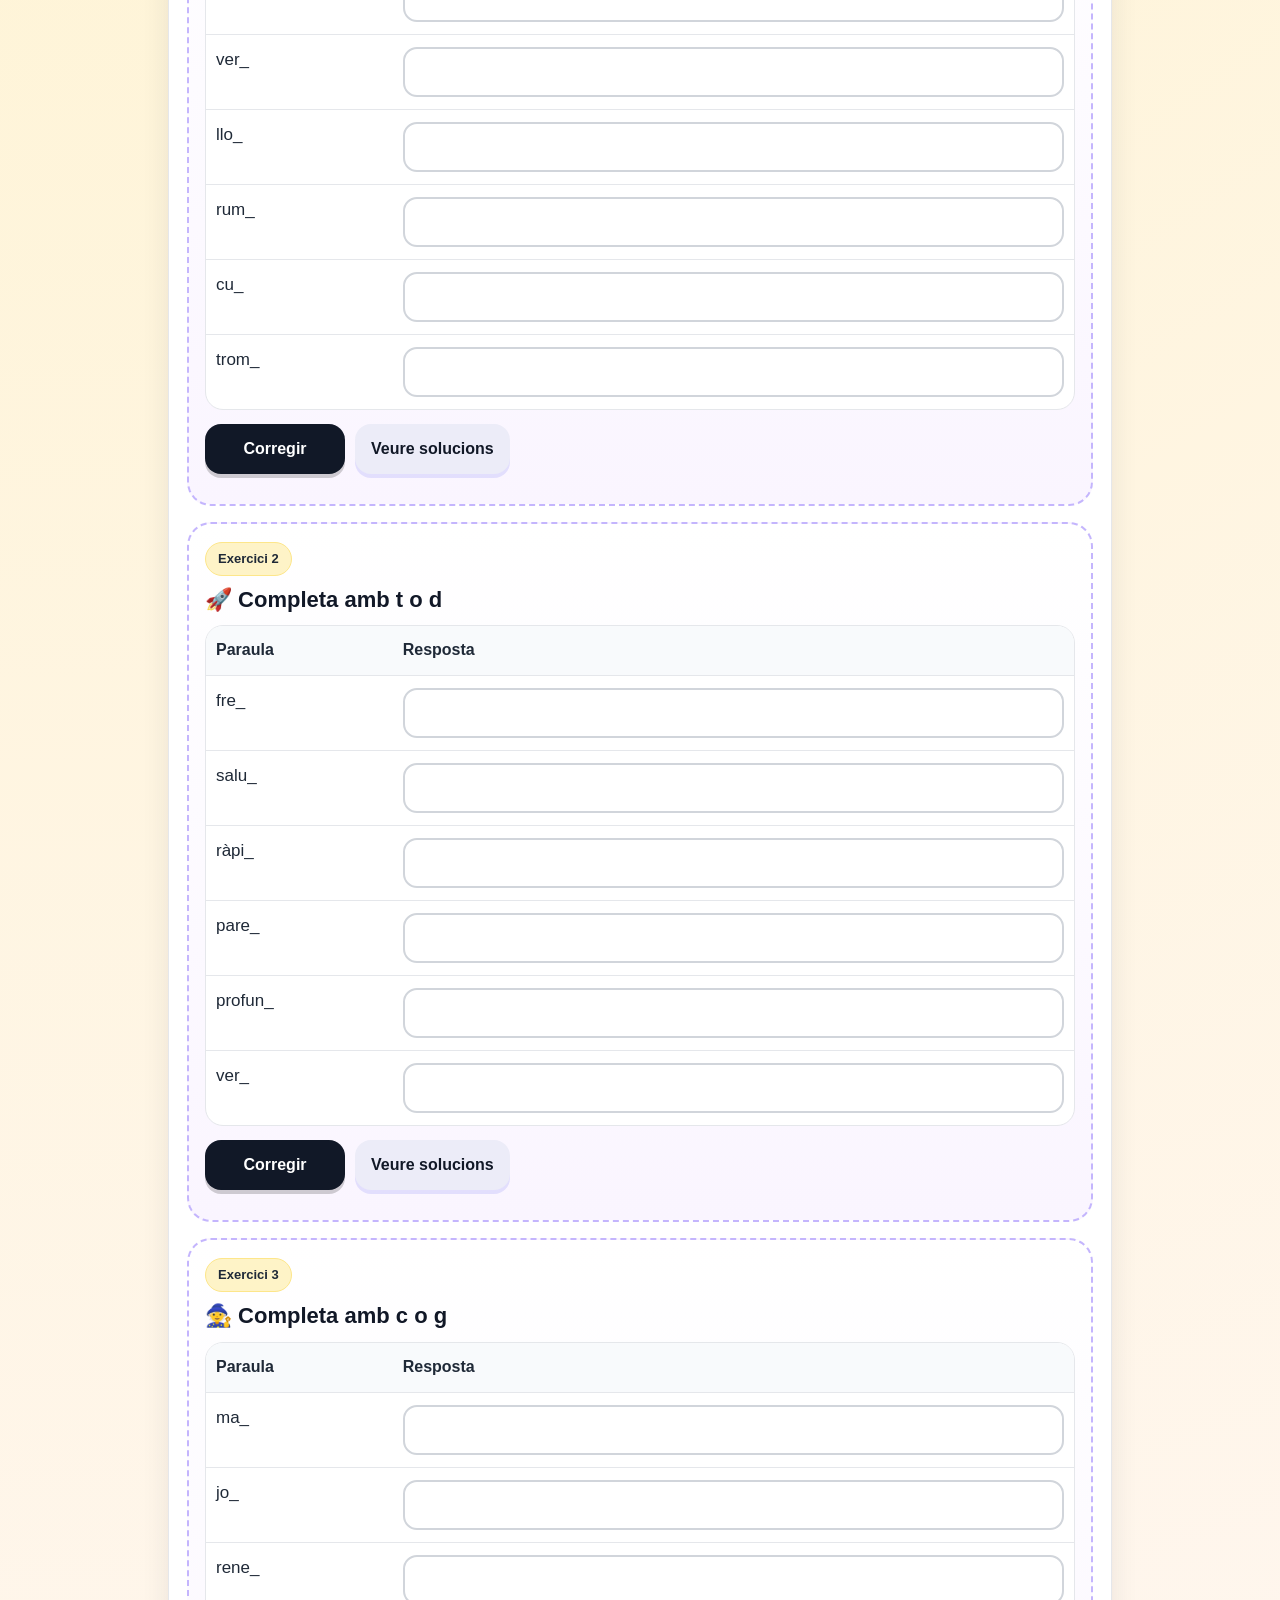
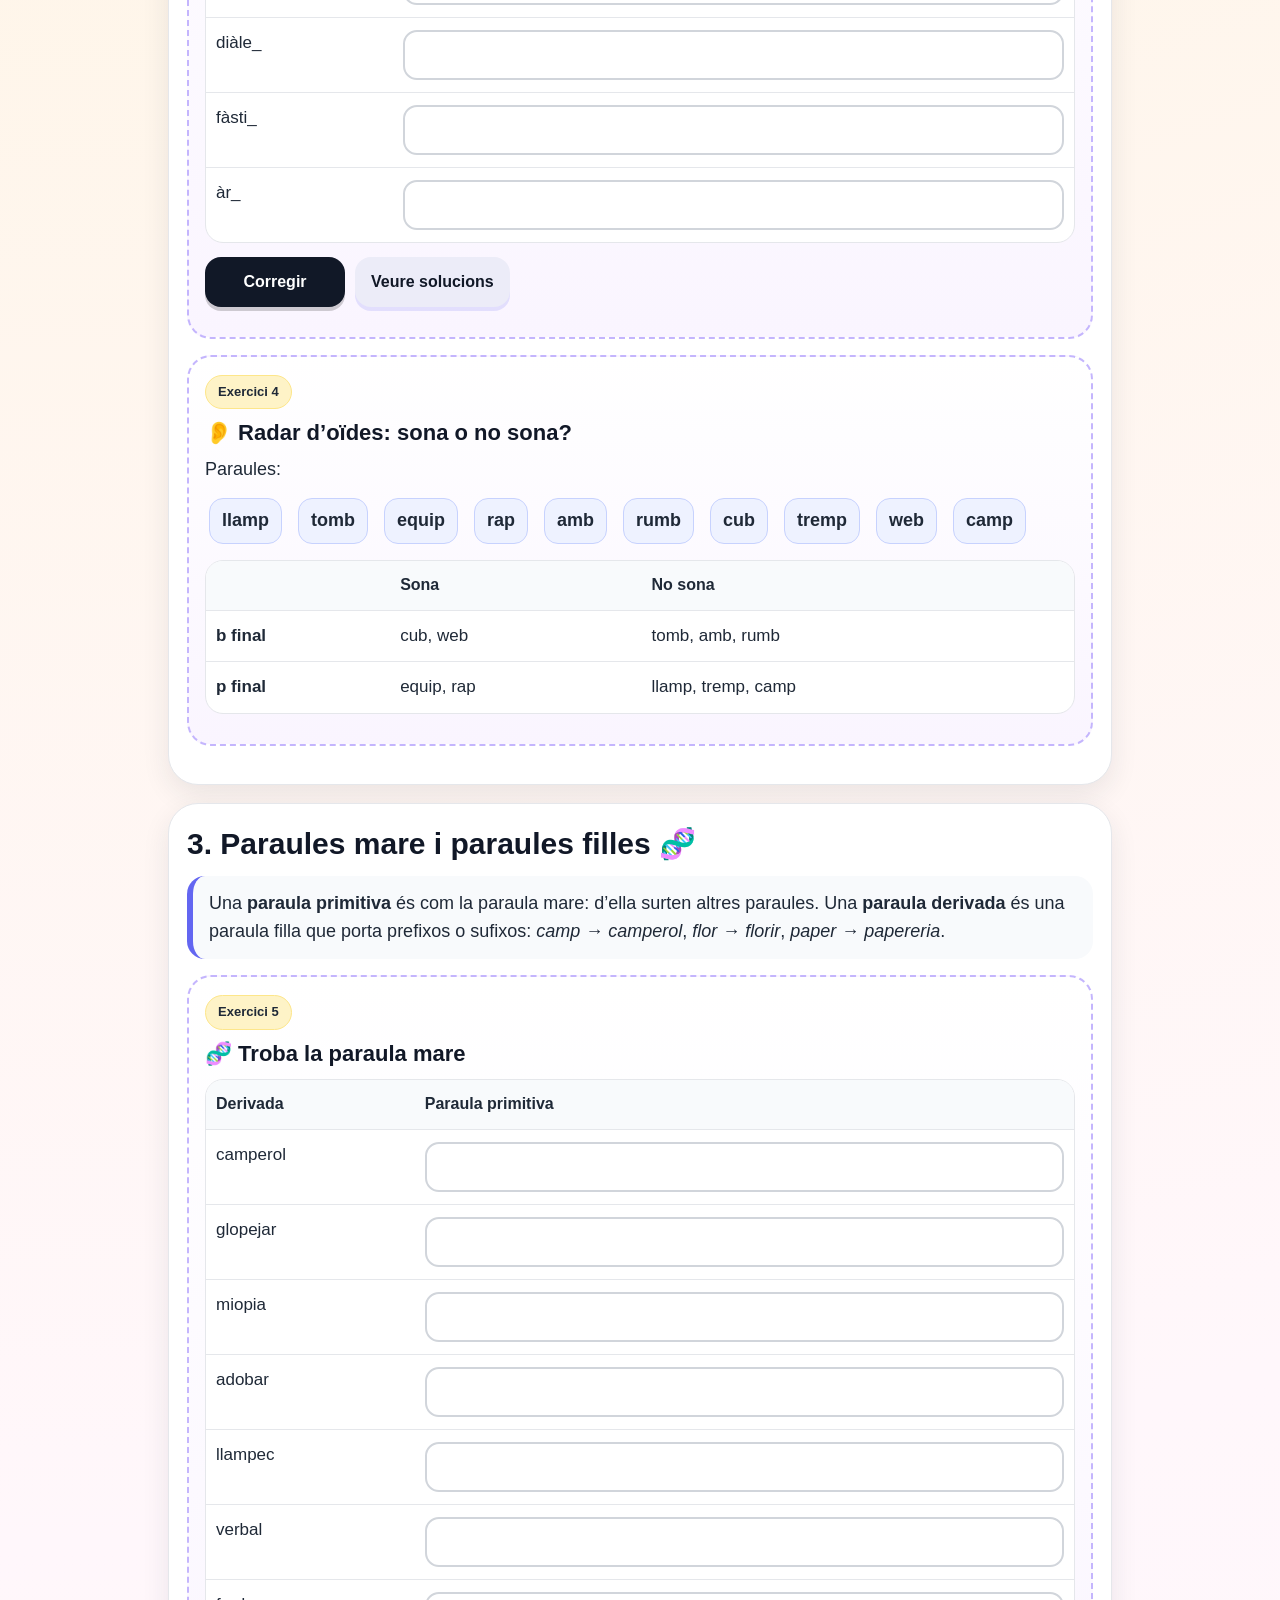
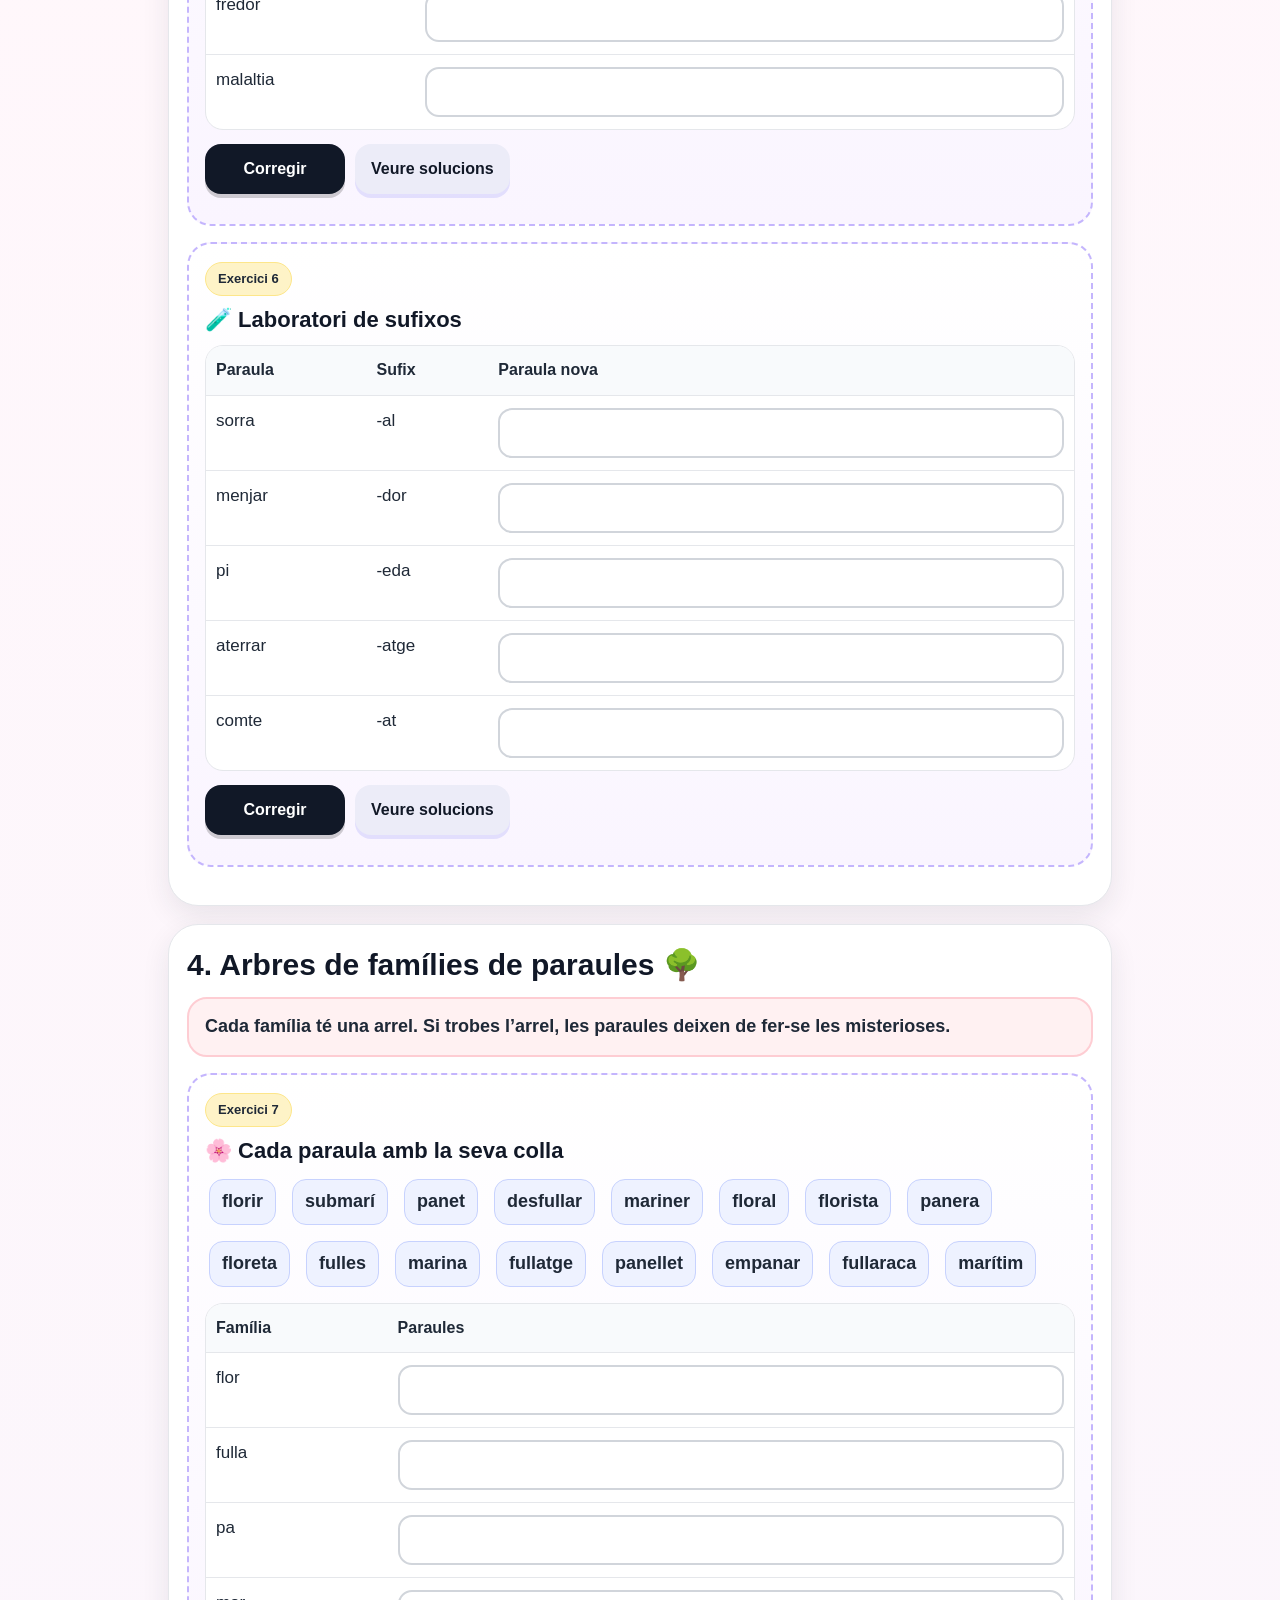
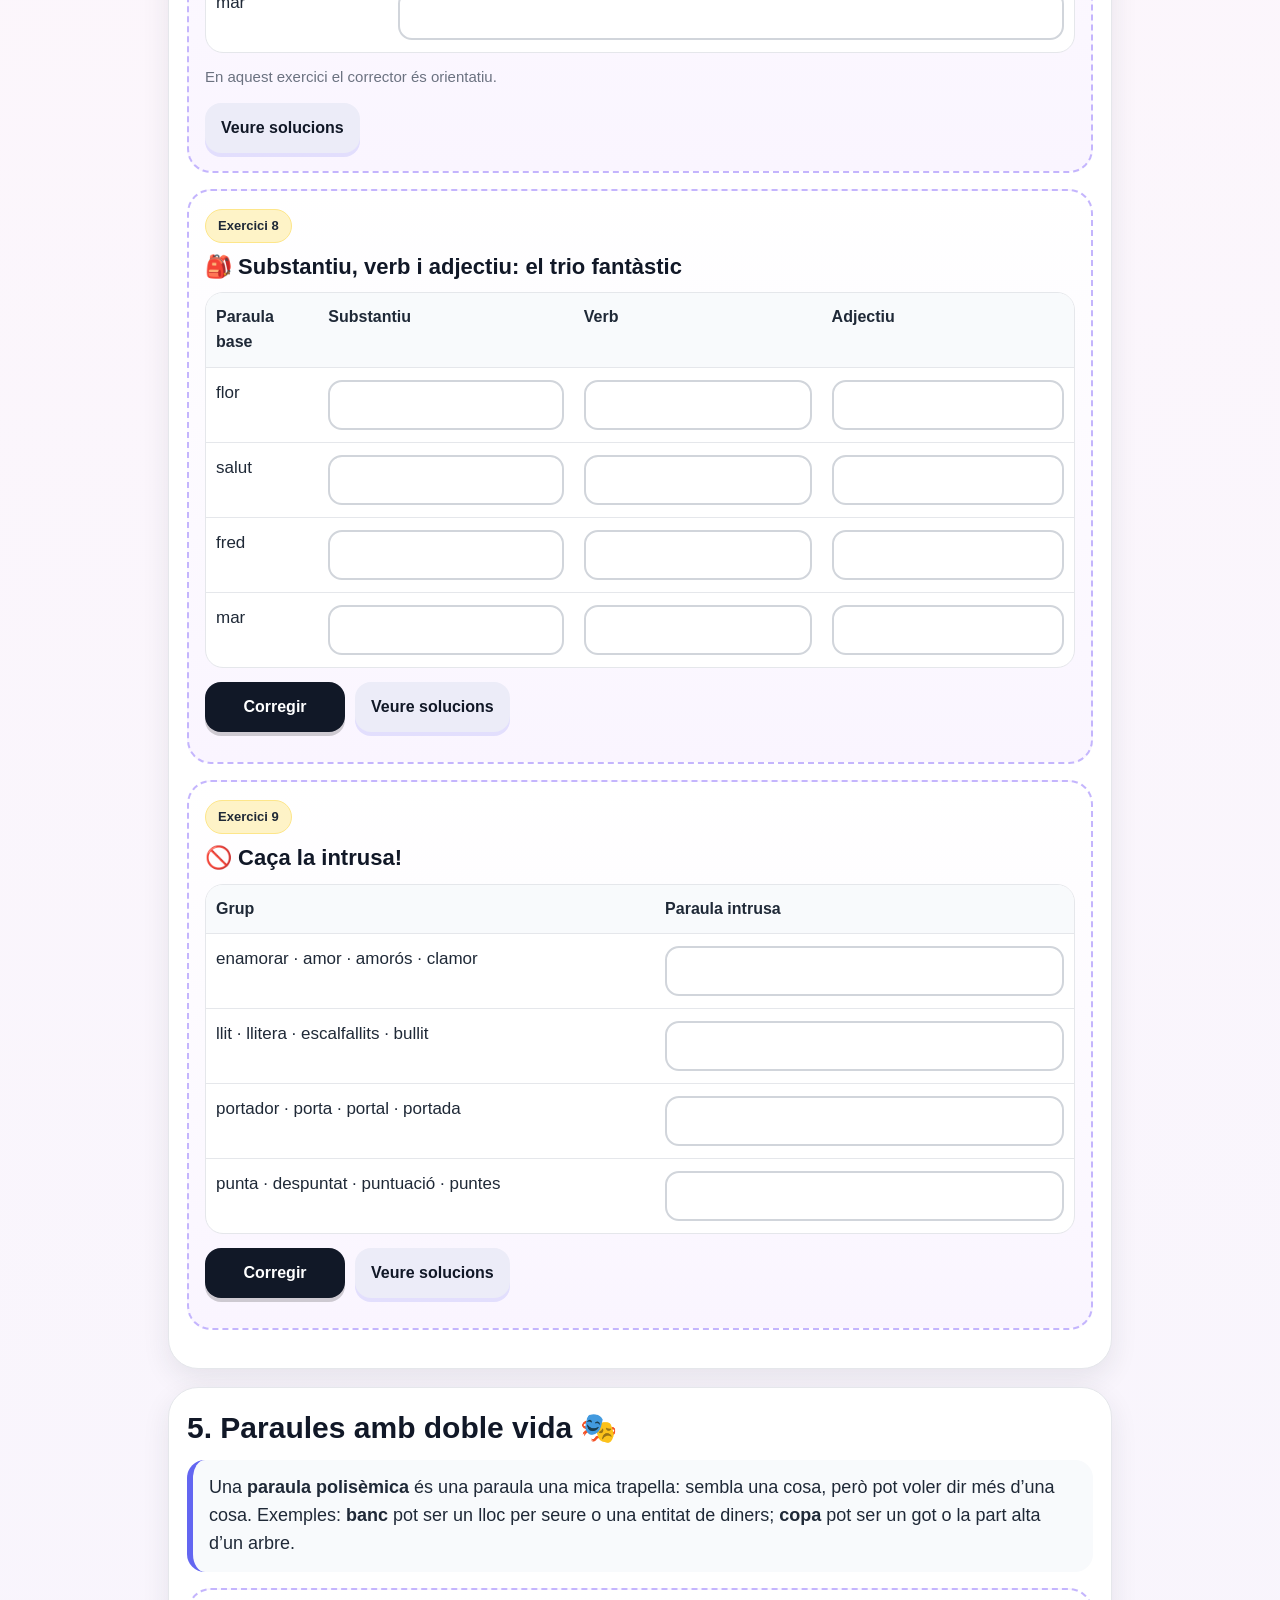
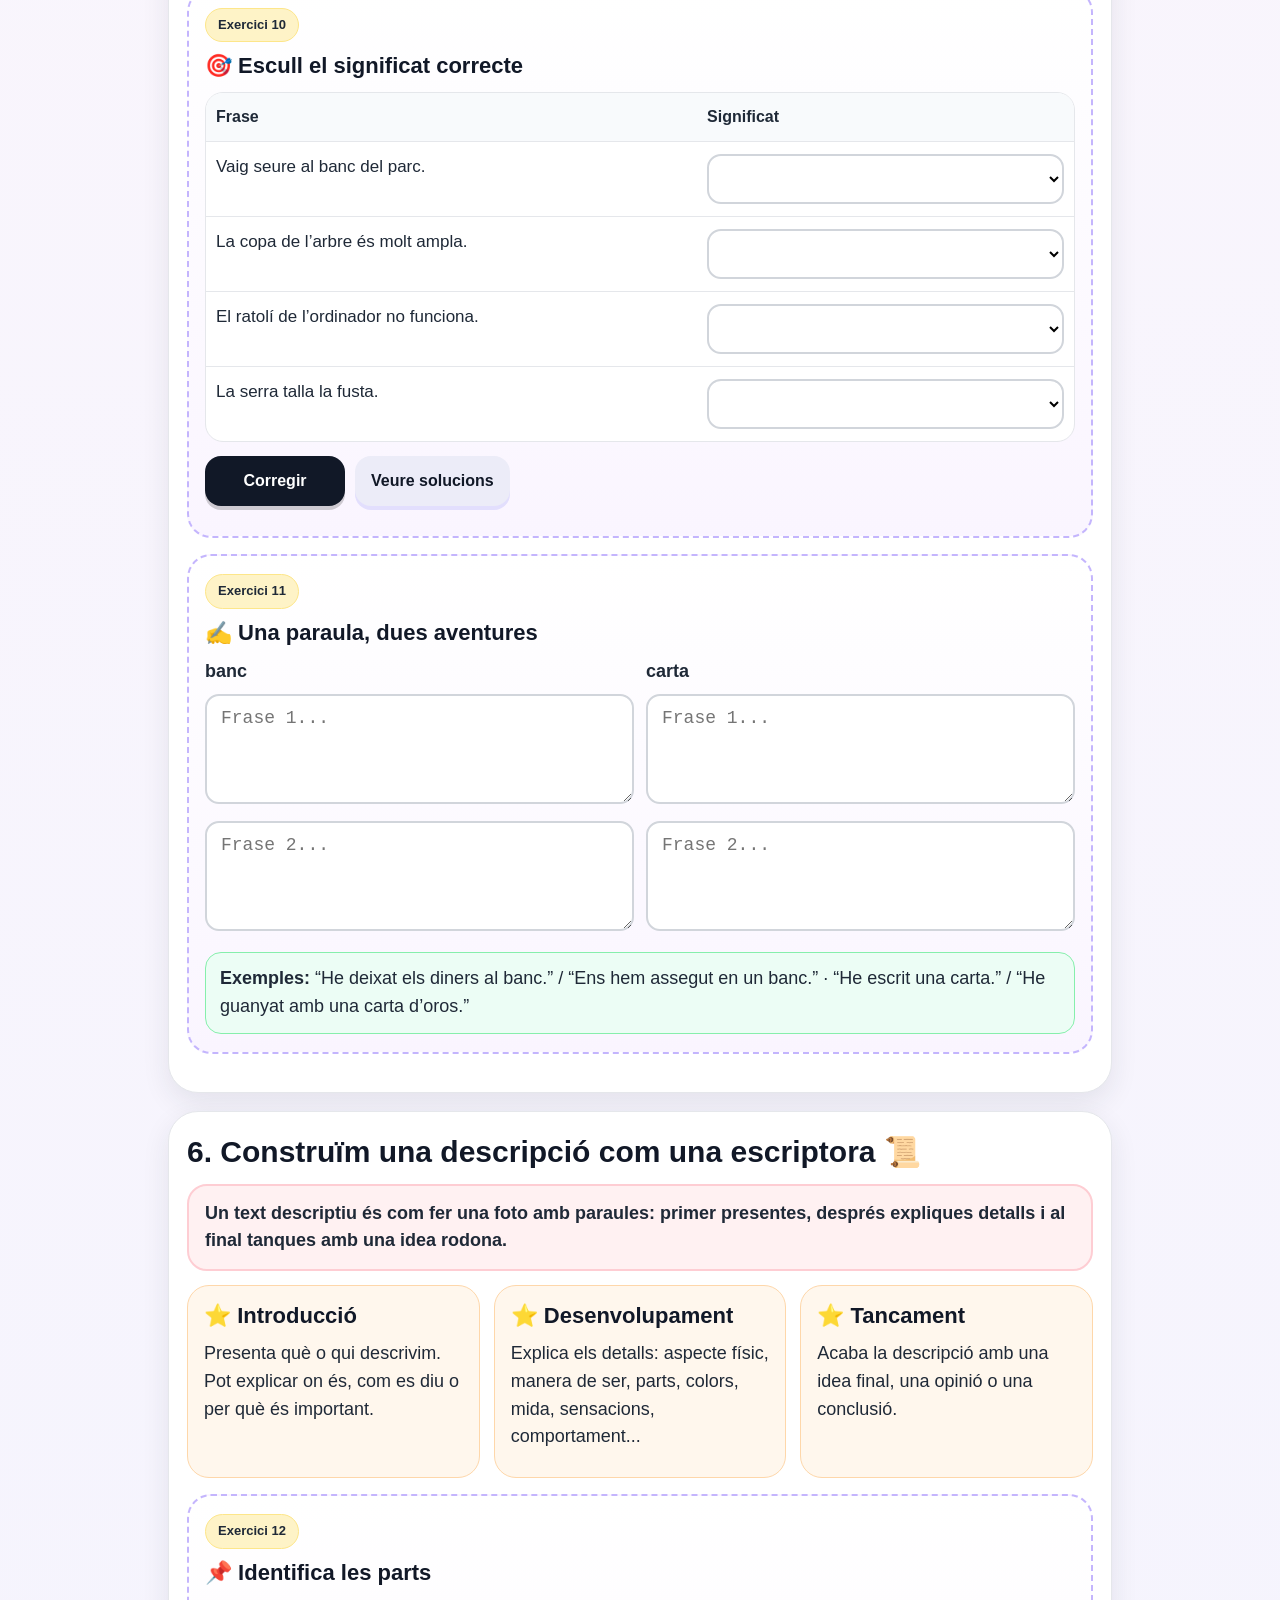
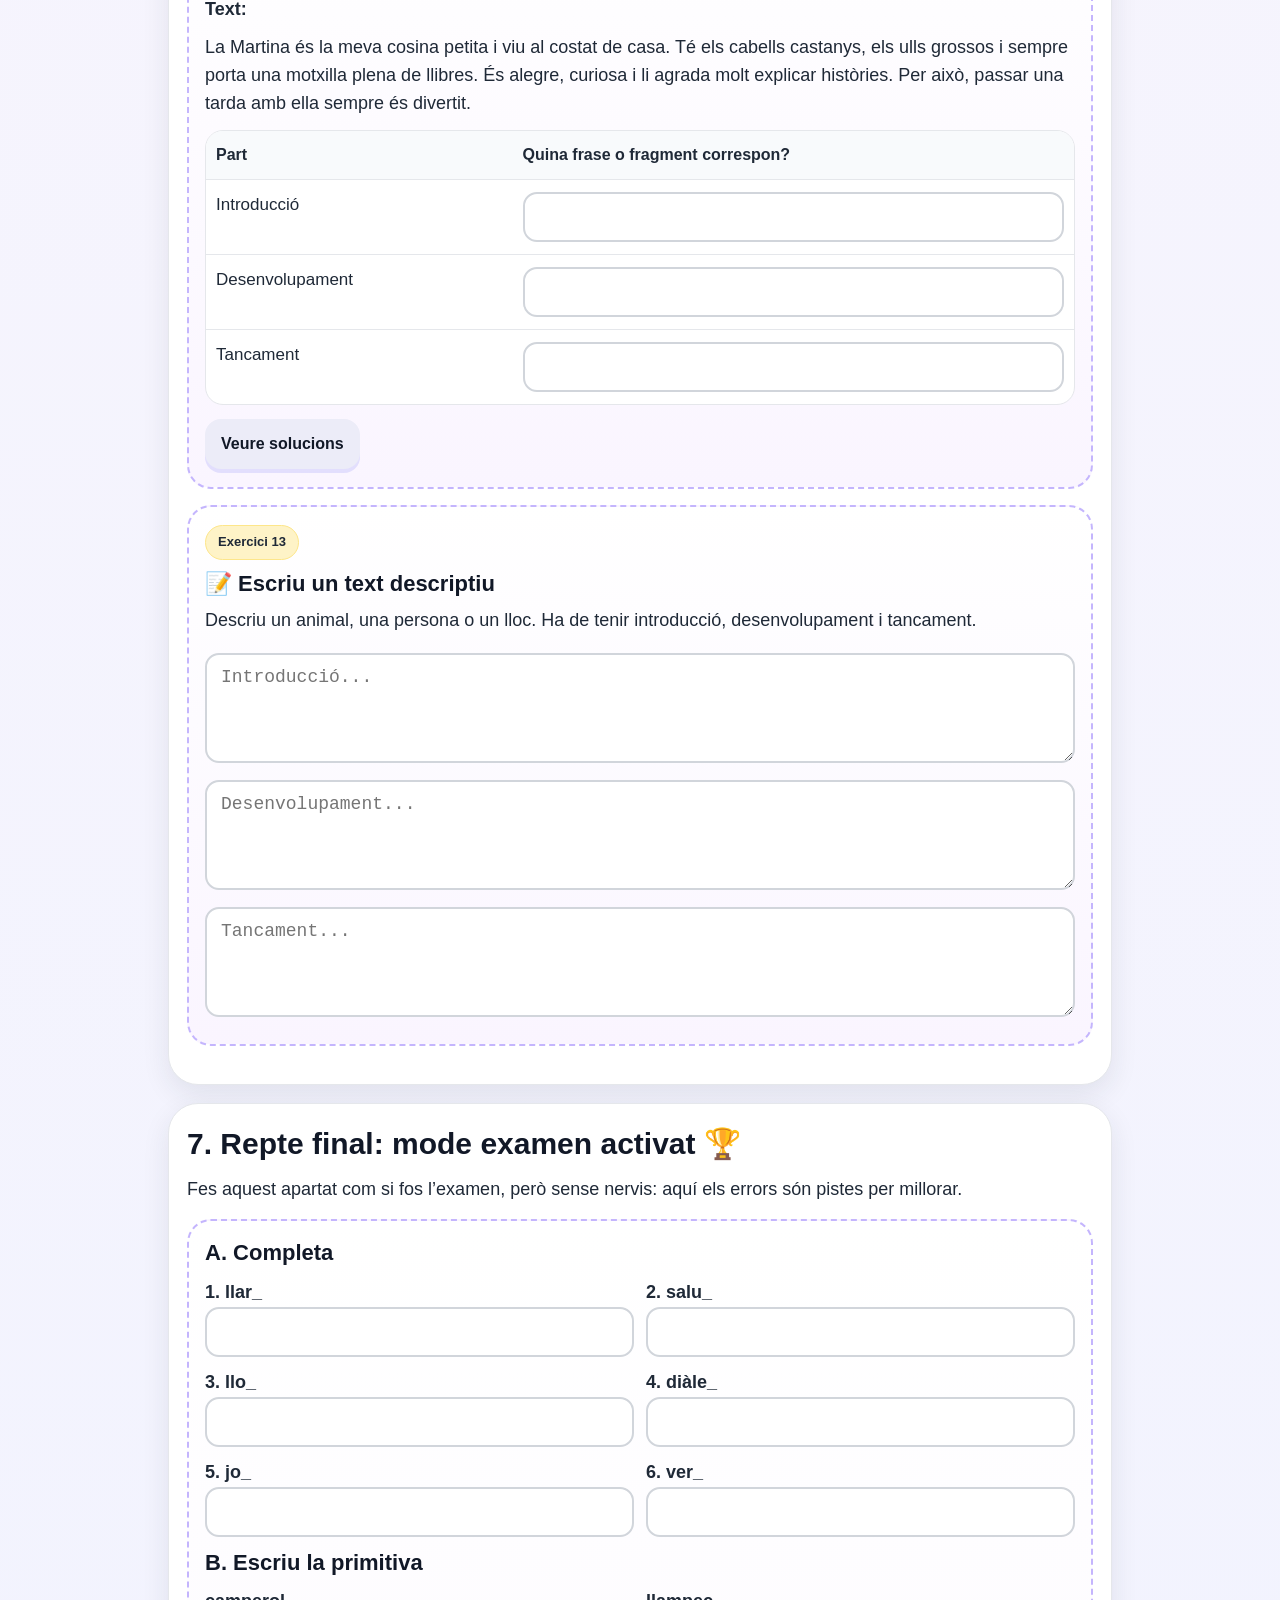
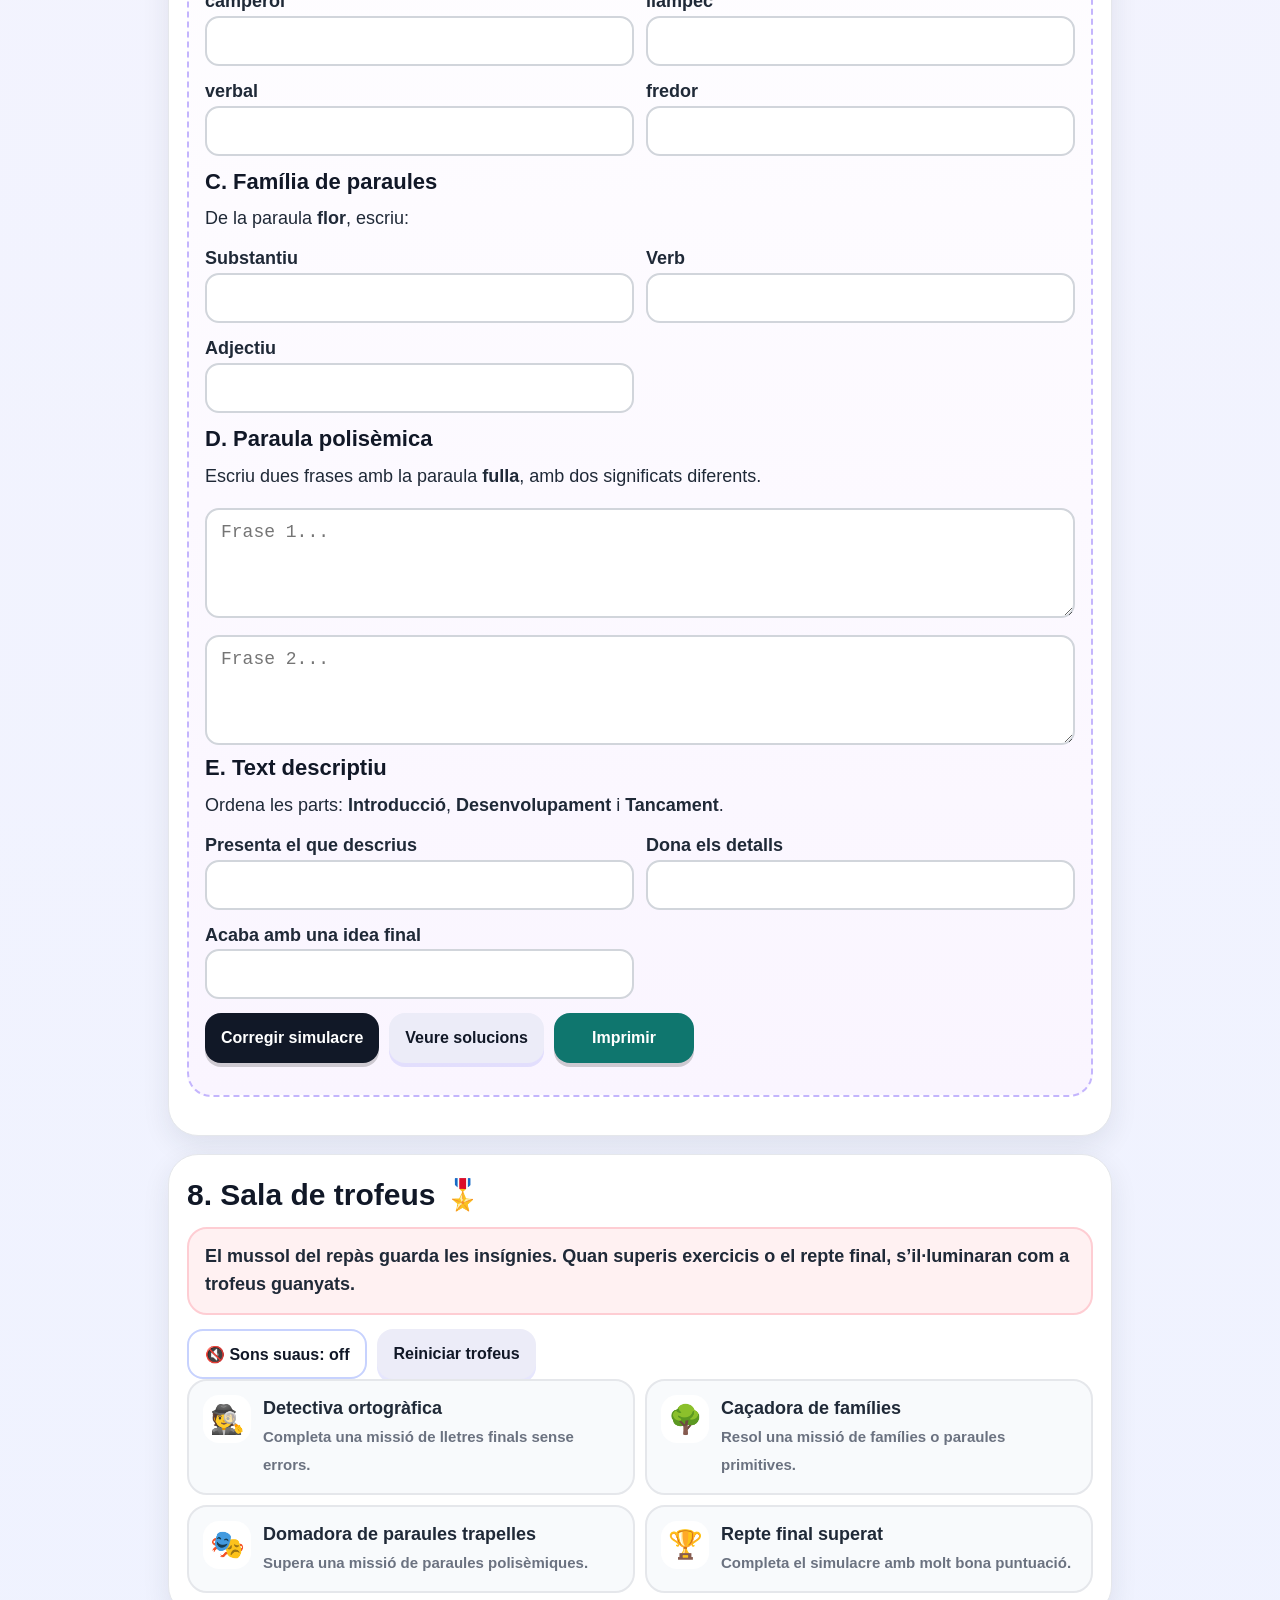
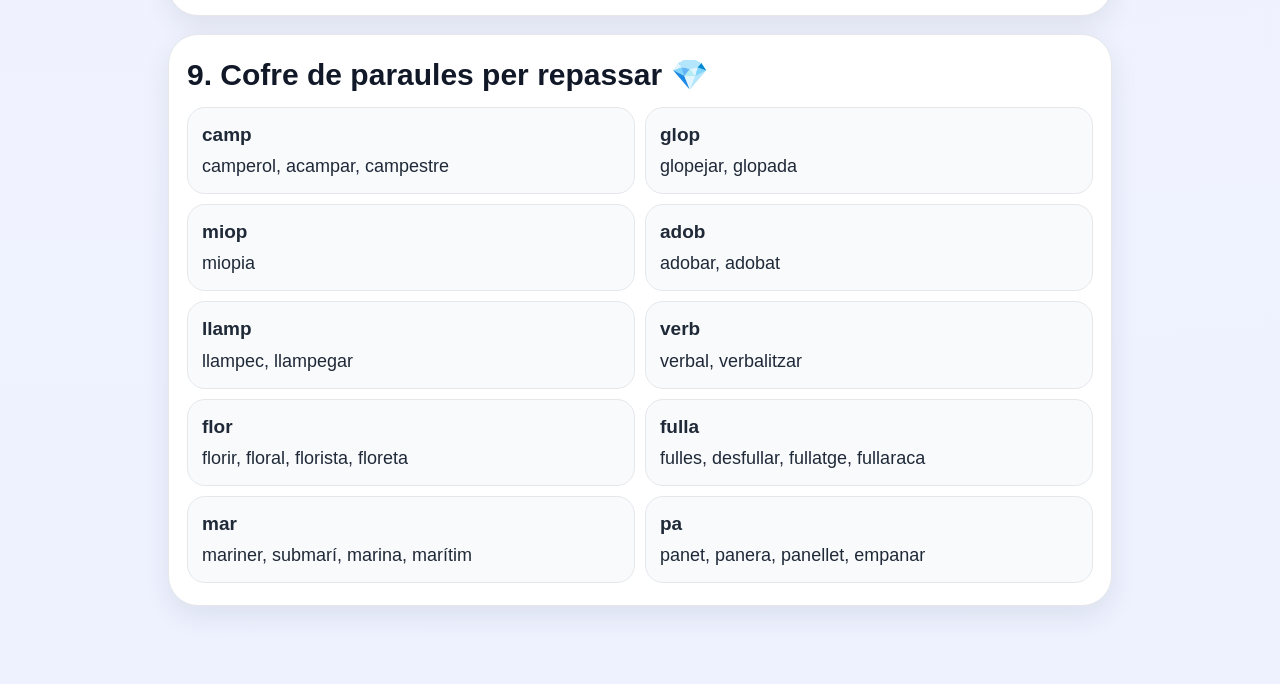
<file: Catala_PB_TD_CG_polisèmia_descriptius..html>
<!doctype html>
<html lang="ca">
<head>
<meta charset="utf-8" />
<meta name="viewport" content="width=device-width, initial-scale=1" />
<title>Missió Català 5è · Paraules secretes</title>
<style>
:root{--bg:#fff7fb;--card:#fff;--ink:#1f2937;--muted:#6b7280;--accent:#f43f5e;--accent2:#6366f1;--gold:#f59e0b;--mint:#14b8a6;--ok:#16a34a;--bad:#dc2626;--line:#e5e7eb;--soft:#fef3c7;--shadow:0 10px 28px rgba(31,41,55,.09)}
*{box-sizing:border-box}html{-webkit-text-size-adjust:100%;scroll-behavior:smooth}body{margin:0;font-family:Arial,Helvetica,sans-serif;background:radial-gradient(circle at top left,#fef3c7 0,#fff7fb 35%,#eef2ff 100%);color:var(--ink);line-height:1.55;font-size:18px}.wrap{width:min(100%,980px);margin:0 auto;padding-inline:18px}header{background:linear-gradient(135deg,#ffe4e6,#fef3c7,#dbeafe);padding:24px 0 22px;border-bottom:3px solid #fff;overflow:hidden}.hero-card{background:rgba(255,255,255,.78);border:2px solid rgba(255,255,255,.92);border-radius:30px;padding:22px 20px;box-shadow:0 12px 30px rgba(0,0,0,.08)}.hero-top{display:flex;align-items:flex-start;justify-content:space-between;gap:16px}.mascot{font-size:56px;flex:0 0 auto;filter:drop-shadow(0 4px 5px rgba(0,0,0,.12))}h1{margin:0 0 8px;font-size:clamp(32px,4vw,48px);line-height:1.1}h2{margin:0 0 14px;font-size:30px;line-height:1.2;color:#111827}h3{margin:0 0 10px;font-size:22px;line-height:1.25;color:#111827}p{margin:10px 0}.subtitle{font-size:19px;color:#374151;margin:0}.mission{display:inline-block;margin-top:14px;background:#111827;color:white;border-radius:999px;padding:10px 16px;font-weight:800;font-size:15px}.xpbar{height:16px;background:#e5e7eb;border-radius:999px;overflow:hidden;margin-top:14px;border:2px solid #fff}.xpbar span{display:block;width:68%;height:100%;background:linear-gradient(90deg,var(--accent),var(--gold),var(--mint))}.badge-row{display:flex;flex-wrap:wrap;gap:8px;margin-top:12px}.badge{display:inline-flex;align-items:center;gap:6px;background:#fff;border:2px solid #fde68a;border-radius:16px;padding:8px 12px;font-weight:800;font-size:14px}nav{position:sticky;top:0;z-index:20;background:rgba(255,255,255,.94);backdrop-filter:blur(10px);border-bottom:1px solid var(--line)}nav .wrap{padding-top:10px;padding-bottom:10px}.nav-scroll{display:flex;gap:10px;overflow-x:auto;padding-bottom:2px;scrollbar-width:none;-webkit-overflow-scrolling:touch}.nav-scroll::-webkit-scrollbar{display:none}nav a{flex:0 0 auto;text-decoration:none;color:#111827;background:#f3f4f6;border:1px solid #e5e7eb;border-radius:999px;padding:12px 16px;font-weight:800;font-size:15px;white-space:nowrap;min-height:48px;display:inline-flex;align-items:center;justify-content:center}nav a:active,nav a:hover{background:#e9eafc}main{padding:20px 0 60px}section{background:var(--card);border:1px solid var(--line);border-radius:30px;padding:22px 18px;margin:18px 0;box-shadow:var(--shadow)}.grid{display:grid;grid-template-columns:1fr;gap:14px}.rule{background:#fff7ed;border:1px solid #fed7aa;padding:16px;border-radius:22px}.rule h3:before{content:'⭐ '}.note{background:#f8fafc;border-left:6px solid var(--accent2);padding:14px 16px;border-radius:18px;margin:14px 0}.coach{background:#fff1f2;border:2px solid #fecdd3;border-radius:20px;padding:14px 16px;margin:14px 0;font-weight:700}.exercise{border:2px dashed #c4b5fd;border-radius:24px;padding:18px 16px;margin:16px 0;background:linear-gradient(180deg,#fff,#faf5ff)}.pill{display:inline-block;border-radius:999px;background:var(--soft);padding:6px 12px;font-size:13px;font-weight:800;margin-bottom:10px;border:1px solid #fde68a}.challenge-title{display:flex;align-items:center;gap:8px}.mini{font-size:15px;color:var(--muted)}.word-list{display:flex;flex-wrap:wrap;gap:8px;margin:10px 0}.wordbox{display:inline-flex;align-items:center;justify-content:center;background:#eef2ff;border:1px solid #c7d2fe;border-radius:14px;padding:8px 12px;margin:4px;font-weight:700;min-height:42px}table{border-collapse:separate;border-spacing:0;width:100%;margin:12px 0;background:#fff;overflow:hidden;border:1px solid var(--line);border-radius:18px}th,td{border-bottom:1px solid var(--line);padding:12px 10px;text-align:left;vertical-align:top;font-size:17px}tr:last-child td{border-bottom:none}th{background:#f8fafc;font-size:16px}input[type=text],input:not([type]),textarea,select{width:100%;padding:12px 14px;border:2px solid #d1d5db;border-radius:14px;font-size:18px;background:#fff;min-height:50px}textarea{min-height:110px;resize:vertical;margin-top:8px}input:focus,textarea:focus,select:focus{outline:none;border-color:var(--accent2);box-shadow:0 0 0 4px rgba(99,102,241,.12)}.row{display:grid;grid-template-columns:1fr;gap:12px;align-items:start;margin:12px 0}label{display:block;font-weight:700}.btns{display:flex;flex-wrap:wrap;gap:10px;margin-top:14px}button{border:0;border-radius:16px;padding:12px 16px;font-weight:800;cursor:pointer;background:#111827;color:#fff;font-size:16px;min-height:50px;min-width:140px;box-shadow:0 4px 0 rgba(0,0,0,.18);touch-action:manipulation}button:active{transform:translateY(2px);box-shadow:0 2px 0 rgba(0,0,0,.18)}button.secondary{background:#ececf8;color:#111827;box-shadow:0 4px 0 rgba(99,102,241,.16)}button.print{background:#0f766e}.feedback{margin-top:12px;font-weight:800;font-size:17px}.ok{color:var(--ok)}.bad{color:var(--bad)}.answer{background:#ecfdf5;border:1px solid #86efac;padding:12px 14px;border-radius:16px;margin-top:10px}.score{font-size:24px;font-weight:900;margin-top:14px}.dict,.trophy-grid{display:grid;grid-template-columns:1fr;gap:10px}.dict-item{background:#f8fafc;border:1px solid #e5e7eb;border-radius:18px;padding:12px 14px}.dict-item strong{display:block;margin-bottom:4px;font-size:19px}.floating-mascot{position:fixed;right:18px;bottom:18px;z-index:30;display:flex;align-items:flex-end;gap:8px;cursor:pointer;user-select:none}.owl{width:64px;height:64px;display:flex;align-items:center;justify-content:center;border-radius:50%;background:#fff;border:3px solid #fde68a;box-shadow:0 10px 26px rgba(31,41,55,.18);font-size:38px;animation:floaty 3s ease-in-out infinite}.speech{max-width:210px;background:#111827;color:#fff;border-radius:18px 18px 4px 18px;padding:10px 12px;font-size:14px;font-weight:800;box-shadow:0 8px 20px rgba(31,41,55,.16)}@keyframes floaty{0%,100%{transform:translateY(0)}50%{transform:translateY(-7px)}}@keyframes pop{0%{transform:scale(.94)}60%{transform:scale(1.04)}100%{transform:scale(1)}}@keyframes shine{0%{box-shadow:0 0 0 rgba(245,158,11,0)}50%{box-shadow:0 0 0 8px rgba(245,158,11,.22)}100%{box-shadow:0 0 0 rgba(245,158,11,0)}}.exercise.success-pop{animation:pop .35s ease-out,shine .75s ease-out;border-color:#86efac}.confetti-burst{position:fixed;inset:0;display:none;align-items:center;justify-content:center;pointer-events:none;z-index:60;font-size:52px;animation:pop .45s ease-out}.confetti-burst.show{display:flex}.final-card{background:linear-gradient(135deg,#fff7ed,#eef2ff);border:2px solid #fde68a;border-radius:24px;padding:16px;margin-top:14px}.trophy{background:#f8fafc;border:2px solid #e5e7eb;border-radius:20px;padding:14px;display:flex;gap:12px;align-items:flex-start;transition:transform .2s ease,border-color .2s ease,background .2s ease}.trophy.unlocked{background:#fff7ed;border-color:#f59e0b;transform:scale(1.01)}.trophy-icon{width:48px;height:48px;display:flex;align-items:center;justify-content:center;border-radius:16px;background:#fff;font-size:28px;flex:0 0 auto}.trophy strong{display:block;font-size:18px}.trophy small{color:var(--muted);font-weight:700}.sound-toggle{background:#fff;color:#111827;border:2px solid #c7d2fe;box-shadow:none;min-width:auto}@media (min-width:700px){.grid{grid-template-columns:repeat(2,1fr)}.row{grid-template-columns:1fr 1fr}.dict,.trophy-grid{grid-template-columns:1fr 1fr}}@media (min-width:900px){.grid.grid-3{grid-template-columns:repeat(3,1fr)}}@media (max-width:760px){body{font-size:17px}.wrap{padding-inline:14px}section{padding:18px 14px;border-radius:24px}.mascot{font-size:46px}h1{font-size:30px}h2{font-size:26px}h3{font-size:20px}button{width:100%}.btns{flex-direction:column}th,td{font-size:16px;padding:10px 8px}.floating-mascot{right:10px;bottom:10px}.speech{display:none}.owl{width:58px;height:58px}}@media print{nav,.btns,button,.no-print{display:none!important}body{background:white;font-size:14px}section{box-shadow:none;break-inside:avoid;border:1px solid #bbb}header{background:white;border-bottom:1px solid #bbb}.hero-card{box-shadow:none;border:1px solid #ccc}input,textarea,select{border:1px solid #999;min-height:30px}}
</style>
</head>
<body>
<header><div class="wrap"><div class="hero-card"><div class="hero-top"><div><h1>Missió Català: paraules secretes!</h1><p class="subtitle">Entrenament divertit per convertir-se en detectiva de paraules: P/B, T/D, C/G, famílies, polisèmia i textos descriptius.</p><span class="mission">Objectiu: guanyar 6 insígnies abans de l’examen 🏆</span><div class="xpbar"><span></span></div><div class="badge-row"><span class="badge">🕵️ Detectiva ortogràfica</span><span class="badge">🌸 Caçadora de famílies</span><span class="badge">📜 Mestra descriptiva</span></div></div><div class="mascot">🧠✨</div></div></div></div></header>
<nav><div class="wrap"><div class="nav-scroll"><a href="#normes">🧭 Mapa</a><a href="#ortografia">🕵️ Lletres finals</a><a href="#derivades">🧬 Paraules mare</a><a href="#families">🌳 Famílies</a><a href="#polisemia">🎭 Dobles significats</a><a href="#descriptiu">📜 Descripció</a><a href="#simulacre">🏆 Repte final</a><a href="#trofeus">🎖️ Trofeus</a></div></div></nav>
<div class="floating-mascot no-print" onclick="mascotTip()"><div class="owl">🦉</div><div class="speech" id="mascotSpeech">Toca una missió curta?</div></div>
<main class="wrap">
<section id="normes"><h2>1. Mapa de la missió</h2><div class="coach">Hola! Avui no toca estudiar com un robot 🤖. Toca jugar a descobrir pistes: cada paraula amaga una lletra final secreta.</div><div class="grid grid-3"><div class="rule"><h3>P/B final</h3><p>Per saber si una paraula acaba en <strong>p</strong> o <strong>b</strong>, busca un derivat o una paraula de la mateixa família.</p><p><strong>camp</strong> → camperol · <strong>llamp</strong> → llampec · <strong>verb</strong> → verbal</p><p class="mini">La <strong>p</strong> i la <strong>b</strong> finals sovint no sonen quan al davant hi ha una <strong>m</strong>: camp, llamp, tomb, rumb.</p></div><div class="rule"><h3>T/D final</h3><p>Per saber si acaba en <strong>t</strong> o <strong>d</strong>, mira el derivat.</p><p><strong>salut</strong> → saludable · <strong>fred</strong> → fredor · <strong>verd</strong> → verdor</p><p class="mini">La <strong>t</strong> i la <strong>d</strong> finals poden no sonar quan al davant hi ha <strong>l</strong> o <strong>n</strong>: salt, profund.</p></div><div class="rule"><h3>C/G final</h3><p>Després de <strong>vocal tònica</strong> o <strong>diftong tònic</strong>, normalment escrivim <strong>-c</strong>.</p><p>Exemples: anorac, atac, renec, joc.</p><p><strong>Excepcions importants:</strong> mag, tuareg, espàrrec/espàrrega, càrrec/càrrega, mànec/mànega, fàstic/fastigós, feréstec/feréstega.</p></div></div><div class="note"><strong>Supertruc de detectiva:</strong> quan dubtis, no et fiïs només del so final. Pensa una paraula de la mateixa família: <em>llamp → llampec</em>, <em>verb → verbal</em>, <em>salut → saludable</em>, <em>mag → màgia</em>.</div></section>
<section id="ortografia"><h2>2. Entrenament de lletres finals 🕵️</h2><div class="coach">Missió: rescatar les lletres perdudes. Escriu només una lletra i prem <strong>Corregir</strong>. Si surt verd, punt d’experiència!</div>
<div class="exercise"><span class="pill">Exercici 1</span><h3 class="challenge-title">🔎 Completa amb p o b</h3><table><tr><th>Paraula</th><th>Resposta</th></tr><tr><td>cam_</td><td><input data-answer="p" maxlength="1"></td></tr><tr><td>ver_</td><td><input data-answer="b" maxlength="1"></td></tr><tr><td>llo_</td><td><input data-answer="p" maxlength="1"></td></tr><tr><td>rum_</td><td><input data-answer="b" maxlength="1"></td></tr><tr><td>cu_</td><td><input data-answer="b" maxlength="1"></td></tr><tr><td>trom_</td><td><input data-answer="p" maxlength="1"></td></tr></table><div class="btns"><button onclick="checkInputs(this)">Corregir</button><button class="secondary" onclick="showAnswers(this)">Veure solucions</button></div><div class="feedback"></div></div>
<div class="exercise"><span class="pill">Exercici 2</span><h3 class="challenge-title">🚀 Completa amb t o d</h3><table><tr><th>Paraula</th><th>Resposta</th></tr><tr><td>fre_</td><td><input data-answer="d" maxlength="1"></td></tr><tr><td>salu_</td><td><input data-answer="t" maxlength="1"></td></tr><tr><td>ràpi_</td><td><input data-answer="d" maxlength="1"></td></tr><tr><td>pare_</td><td><input data-answer="t" maxlength="1"></td></tr><tr><td>profun_</td><td><input data-answer="d" maxlength="1"></td></tr><tr><td>ver_</td><td><input data-answer="d" maxlength="1"></td></tr></table><div class="btns"><button onclick="checkInputs(this)">Corregir</button><button class="secondary" onclick="showAnswers(this)">Veure solucions</button></div><div class="feedback"></div></div>
<div class="exercise"><span class="pill">Exercici 3</span><h3 class="challenge-title">🧙 Completa amb c o g</h3><table><tr><th>Paraula</th><th>Resposta</th></tr><tr><td>ma_</td><td><input data-answer="g" maxlength="1"></td></tr><tr><td>jo_</td><td><input data-answer="c" maxlength="1"></td></tr><tr><td>rene_</td><td><input data-answer="c" maxlength="1"></td></tr><tr><td>diàle_</td><td><input data-answer="g" maxlength="1"></td></tr><tr><td>fàsti_</td><td><input data-answer="c" maxlength="1"></td></tr><tr><td>àr_</td><td><input data-answer="c" maxlength="1"></td></tr></table><div class="btns"><button onclick="checkInputs(this)">Corregir</button><button class="secondary" onclick="showAnswers(this)">Veure solucions</button></div><div class="feedback"></div></div>
<div class="exercise"><span class="pill">Exercici 4</span><h3 class="challenge-title">👂 Radar d’oïdes: sona o no sona?</h3><p>Paraules:</p><div class="word-list"><span class="wordbox">llamp</span><span class="wordbox">tomb</span><span class="wordbox">equip</span><span class="wordbox">rap</span><span class="wordbox">amb</span><span class="wordbox">rumb</span><span class="wordbox">cub</span><span class="wordbox">tremp</span><span class="wordbox">web</span><span class="wordbox">camp</span></div><table><tr><th></th><th>Sona</th><th>No sona</th></tr><tr><td><strong>b final</strong></td><td>cub, web</td><td>tomb, amb, rumb</td></tr><tr><td><strong>p final</strong></td><td>equip, rap</td><td>llamp, tremp, camp</td></tr></table></div></section>
<section id="derivades"><h2>3. Paraules mare i paraules filles 🧬</h2><div class="note">Una <strong>paraula primitiva</strong> és com la paraula mare: d’ella surten altres paraules. Una <strong>paraula derivada</strong> és una paraula filla que porta prefixos o sufixos: <em>camp → camperol</em>, <em>flor → florir</em>, <em>paper → papereria</em>.</div><div class="exercise"><span class="pill">Exercici 5</span><h3 class="challenge-title">🧬 Troba la paraula mare</h3><table><tr><th>Derivada</th><th>Paraula primitiva</th></tr><tr><td>camperol</td><td><input data-answer="camp"></td></tr><tr><td>glopejar</td><td><input data-answer="glop"></td></tr><tr><td>miopia</td><td><input data-answer="miop"></td></tr><tr><td>adobar</td><td><input data-answer="adob"></td></tr><tr><td>llampec</td><td><input data-answer="llamp"></td></tr><tr><td>verbal</td><td><input data-answer="verb"></td></tr><tr><td>fredor</td><td><input data-answer="fred"></td></tr><tr><td>malaltia</td><td><input data-answer="malalt"></td></tr></table><div class="btns"><button onclick="checkInputs(this)">Corregir</button><button class="secondary" onclick="showAnswers(this)">Veure solucions</button></div><div class="feedback"></div></div><div class="exercise"><span class="pill">Exercici 6</span><h3 class="challenge-title">🧪 Laboratori de sufixos</h3><table><tr><th>Paraula</th><th>Sufix</th><th>Paraula nova</th></tr><tr><td>sorra</td><td>-al</td><td><input data-answer="sorral"></td></tr><tr><td>menjar</td><td>-dor</td><td><input data-answer="menjador"></td></tr><tr><td>pi</td><td>-eda</td><td><input data-answer="pineda"></td></tr><tr><td>aterrar</td><td>-atge</td><td><input data-answer="aterratge"></td></tr><tr><td>comte</td><td>-at</td><td><input data-answer="comtat"></td></tr></table><div class="btns"><button onclick="checkInputs(this)">Corregir</button><button class="secondary" onclick="showAnswers(this)">Veure solucions</button></div><div class="feedback"></div></div></section>
<section id="families"><h2>4. Arbres de famílies de paraules 🌳</h2><div class="coach">Cada família té una arrel. Si trobes l’arrel, les paraules deixen de fer-se les misterioses.</div><div class="exercise"><span class="pill">Exercici 7</span><h3 class="challenge-title">🌸 Cada paraula amb la seva colla</h3><div class="word-list"><span class="wordbox">florir</span><span class="wordbox">submarí</span><span class="wordbox">panet</span><span class="wordbox">desfullar</span><span class="wordbox">mariner</span><span class="wordbox">floral</span><span class="wordbox">florista</span><span class="wordbox">panera</span><span class="wordbox">floreta</span><span class="wordbox">fulles</span><span class="wordbox">marina</span><span class="wordbox">fullatge</span><span class="wordbox">panellet</span><span class="wordbox">empanar</span><span class="wordbox">fullaraca</span><span class="wordbox">marítim</span></div><table><tr><th>Família</th><th>Paraules</th></tr><tr><td>flor</td><td><input data-answer="florir, floral, florista, floreta"></td></tr><tr><td>fulla</td><td><input data-answer="desfullar, fulles, fullatge, fullaraca"></td></tr><tr><td>pa</td><td><input data-answer="panet, panera, panellet, empanar"></td></tr><tr><td>mar</td><td><input data-answer="submarí, mariner, marina, marítim"></td></tr></table><p class="mini">En aquest exercici el corrector és orientatiu.</p><div class="btns"><button class="secondary" onclick="showAnswers(this)">Veure solucions</button></div></div><div class="exercise"><span class="pill">Exercici 8</span><h3 class="challenge-title">🎒 Substantiu, verb i adjectiu: el trio fantàstic</h3><table><tr><th>Paraula base</th><th>Substantiu</th><th>Verb</th><th>Adjectiu</th></tr><tr><td>flor</td><td><input data-answer="flor"></td><td><input data-answer="florir"></td><td><input data-answer="floral"></td></tr><tr><td>salut</td><td><input data-answer="salut"></td><td><input data-answer="saludar"></td><td><input data-answer="saludable"></td></tr><tr><td>fred</td><td><input data-answer="fredor"></td><td><input data-answer="refredar"></td><td><input data-answer="fred"></td></tr><tr><td>mar</td><td><input data-answer="mar"></td><td><input data-answer="marinar"></td><td><input data-answer="marí"></td></tr></table><div class="btns"><button onclick="checkInputs(this)">Corregir</button><button class="secondary" onclick="showAnswers(this)">Veure solucions</button></div><div class="feedback"></div></div><div class="exercise"><span class="pill">Exercici 9</span><h3 class="challenge-title">🚫 Caça la intrusa!</h3><table><tr><th>Grup</th><th>Paraula intrusa</th></tr><tr><td>enamorar · amor · amorós · clamor</td><td><input data-answer="clamor"></td></tr><tr><td>llit · llitera · escalfallits · bullit</td><td><input data-answer="bullit"></td></tr><tr><td>portador · porta · portal · portada</td><td><input data-answer="portador"></td></tr><tr><td>punta · despuntat · puntuació · puntes</td><td><input data-answer="puntuació"></td></tr></table><div class="btns"><button onclick="checkInputs(this)">Corregir</button><button class="secondary" onclick="showAnswers(this)">Veure solucions</button></div><div class="feedback"></div></div></section>
<section id="polisemia"><h2>5. Paraules amb doble vida 🎭</h2><div class="note">Una <strong>paraula polisèmica</strong> és una paraula una mica trapella: sembla una cosa, però pot voler dir més d’una cosa. Exemples: <strong>banc</strong> pot ser un lloc per seure o una entitat de diners; <strong>copa</strong> pot ser un got o la part alta d’un arbre.</div><div class="exercise"><span class="pill">Exercici 10</span><h3 class="challenge-title">🎯 Escull el significat correcte</h3><table><tr><th>Frase</th><th>Significat</th></tr><tr><td>Vaig seure al banc del parc.</td><td><select data-answer="seient"><option></option><option>seient</option><option>entitat de diners</option></select></td></tr><tr><td>La copa de l’arbre és molt ampla.</td><td><select data-answer="part alta de l'arbre"><option></option><option>got</option><option>part alta de l'arbre</option></select></td></tr><tr><td>El ratolí de l’ordinador no funciona.</td><td><select data-answer="aparell informàtic"><option></option><option>animal</option><option>aparell informàtic</option></select></td></tr><tr><td>La serra talla la fusta.</td><td><select data-answer="eina"><option></option><option>muntanya</option><option>eina</option></select></td></tr></table><div class="btns"><button onclick="checkInputs(this)">Corregir</button><button class="secondary" onclick="showAnswers(this)">Veure solucions</button></div><div class="feedback"></div></div><div class="exercise"><span class="pill">Exercici 11</span><h3 class="challenge-title">✍️ Una paraula, dues aventures</h3><div class="row"><label><strong>banc</strong><textarea placeholder="Frase 1..."></textarea><textarea placeholder="Frase 2..."></textarea></label><label><strong>carta</strong><textarea placeholder="Frase 1..."></textarea><textarea placeholder="Frase 2..."></textarea></label></div><div class="answer"><strong>Exemples:</strong> “He deixat els diners al banc.” / “Ens hem assegut en un banc.” · “He escrit una carta.” / “He guanyat amb una carta d’oros.”</div></div></section>
<section id="descriptiu"><h2>6. Construïm una descripció com una escriptora 📜</h2><div class="coach">Un text descriptiu és com fer una foto amb paraules: primer presentes, després expliques detalls i al final tanques amb una idea rodona.</div><div class="grid grid-3"><div class="rule"><h3>Introducció</h3><p>Presenta què o qui descrivim. Pot explicar on és, com es diu o per què és important.</p></div><div class="rule"><h3>Desenvolupament</h3><p>Explica els detalls: aspecte físic, manera de ser, parts, colors, mida, sensacions, comportament...</p></div><div class="rule"><h3>Tancament</h3><p>Acaba la descripció amb una idea final, una opinió o una conclusió.</p></div></div><div class="exercise"><span class="pill">Exercici 12</span><h3 class="challenge-title">📌 Identifica les parts</h3><p><strong>Text:</strong></p><p>La Martina és la meva cosina petita i viu al costat de casa. Té els cabells castanys, els ulls grossos i sempre porta una motxilla plena de llibres. És alegre, curiosa i li agrada molt explicar històries. Per això, passar una tarda amb ella sempre és divertit.</p><table><tr><th>Part</th><th>Quina frase o fragment correspon?</th></tr><tr><td>Introducció</td><td><input data-answer="La Martina és la meva cosina petita i viu al costat de casa."></td></tr><tr><td>Desenvolupament</td><td><input data-answer="Té els cabells castanys, els ulls grossos i sempre porta una motxilla plena de llibres. És alegre, curiosa i li agrada molt explicar històries."></td></tr><tr><td>Tancament</td><td><input data-answer="Per això, passar una tarda amb ella sempre és divertit."></td></tr></table><div class="btns"><button class="secondary" onclick="showAnswers(this)">Veure solucions</button></div></div><div class="exercise"><span class="pill">Exercici 13</span><h3 class="challenge-title">📝 Escriu un text descriptiu</h3><p>Descriu un animal, una persona o un lloc. Ha de tenir introducció, desenvolupament i tancament.</p><textarea placeholder="Introducció..."></textarea><textarea placeholder="Desenvolupament..."></textarea><textarea placeholder="Tancament..."></textarea></div></section>
<section id="simulacre"><h2>7. Repte final: mode examen activat 🏆</h2><p>Fes aquest apartat com si fos l’examen, però sense nervis: aquí els errors són pistes per millorar.</p><div class="exercise" id="exam"><h3 class="challenge-title">A. Completa</h3><div class="row"><label>1. llar_ <input data-answer="g"></label><label>2. salu_ <input data-answer="t"></label><label>3. llo_ <input data-answer="p"></label><label>4. diàle_ <input data-answer="g"></label><label>5. jo_ <input data-answer="c"></label><label>6. ver_ <input data-answer="b"></label></div><h3 class="challenge-title">B. Escriu la primitiva</h3><div class="row"><label>camperol <input data-answer="camp"></label><label>llampec <input data-answer="llamp"></label><label>verbal <input data-answer="verb"></label><label>fredor <input data-answer="fred"></label></div><h3 class="challenge-title">C. Família de paraules</h3><p>De la paraula <strong>flor</strong>, escriu:</p><div class="row"><label>Substantiu <input data-answer="flor"></label><label>Verb <input data-answer="florir"></label><label>Adjectiu <input data-answer="floral"></label></div><h3 class="challenge-title">D. Paraula polisèmica</h3><p>Escriu dues frases amb la paraula <strong>fulla</strong>, amb dos significats diferents.</p><textarea placeholder="Frase 1..."></textarea><textarea placeholder="Frase 2..."></textarea><h3 class="challenge-title">E. Text descriptiu</h3><p>Ordena les parts: <strong>Introducció</strong>, <strong>Desenvolupament</strong> i <strong>Tancament</strong>.</p><div class="row"><label>Presenta el que descrius <input data-answer="introducció"></label><label>Dona els detalls <input data-answer="desenvolupament"></label><label>Acaba amb una idea final <input data-answer="tancament"></label></div><div class="btns"><button onclick="checkExam()">Corregir simulacre</button><button class="secondary" onclick="showAnswers(this)">Veure solucions</button><button class="print" onclick="window.print()">Imprimir</button></div><div class="score"></div></div></section>
<section id="trofeus"><h2>8. Sala de trofeus 🎖️</h2><div class="coach">El mussol del repàs guarda les insígnies. Quan superis exercicis o el repte final, s’il·luminaran com a trofeus guanyats.</div><div class="btns no-print"><button class="sound-toggle" onclick="toggleSound()" id="soundBtn">🔇 Sons suaus: off</button><button class="secondary" onclick="resetTrophies()">Reiniciar trofeus</button></div><div class="trophy-grid"><div class="trophy" data-trophy="orthography"><div class="trophy-icon">🕵️</div><div><strong>Detectiva ortogràfica</strong><small>Completa una missió de lletres finals sense errors.</small></div></div><div class="trophy" data-trophy="family"><div class="trophy-icon">🌳</div><div><strong>Caçadora de famílies</strong><small>Resol una missió de famílies o paraules primitives.</small></div></div><div class="trophy" data-trophy="poly"><div class="trophy-icon">🎭</div><div><strong>Domadora de paraules trapelles</strong><small>Supera una missió de paraules polisèmiques.</small></div></div><div class="trophy" data-trophy="final"><div class="trophy-icon">🏆</div><div><strong>Repte final superat</strong><small>Completa el simulacre amb molt bona puntuació.</small></div></div></div></section>
<section><h2>9. Cofre de paraules per repassar 💎</h2><div class="dict"><div class="dict-item"><strong>camp</strong> camperol, acampar, campestre</div><div class="dict-item"><strong>glop</strong> glopejar, glopada</div><div class="dict-item"><strong>miop</strong> miopia</div><div class="dict-item"><strong>adob</strong> adobar, adobat</div><div class="dict-item"><strong>llamp</strong> llampec, llampegar</div><div class="dict-item"><strong>verb</strong> verbal, verbalitzar</div><div class="dict-item"><strong>flor</strong> florir, floral, florista, floreta</div><div class="dict-item"><strong>fulla</strong> fulles, desfullar, fullatge, fullaraca</div><div class="dict-item"><strong>mar</strong> mariner, submarí, marina, marítim</div><div class="dict-item"><strong>pa</strong> panet, panera, panellet, empanar</div></div></section>
</main><div class="confetti-burst no-print" id="confettiBurst">🎉 ⭐ 🏆 ⭐ 🎉</div>
<script>
let soundEnabled=false;const trophyStoreKey='catala_pb_td_cg_trofeus';const mascotMessages=['Recorda: si dubtes, busca una paraula de la mateixa família!','Un error no és un drama: és una pista secreta 🕵️','Fes només una missió i ja hauràs avançat!','Les paraules polisèmiques tenen doble vida 🎭','Respira, llegeix i caça la lletra final!'];function norm(s){return(s||'').trim().toLowerCase().replace(/[’']/g,"'").replace(/\s+/g,' ')}function playSuccessSound(){if(!soundEnabled)return;try{const A=window.AudioContext||window.webkitAudioContext,ctx=new A(),osc=ctx.createOscillator(),gain=ctx.createGain();osc.type='sine';osc.frequency.setValueAtTime(660,ctx.currentTime);osc.frequency.setValueAtTime(880,ctx.currentTime+.08);gain.gain.setValueAtTime(.0001,ctx.currentTime);gain.gain.exponentialRampToValueAtTime(.08,ctx.currentTime+.02);gain.gain.exponentialRampToValueAtTime(.0001,ctx.currentTime+.18);osc.connect(gain);gain.connect(ctx.destination);osc.start();osc.stop(ctx.currentTime+.2)}catch(e){}}function toggleSound(){soundEnabled=!soundEnabled;const b=document.getElementById('soundBtn');if(b)b.textContent=soundEnabled?'🔊 Sons suaus: on':'🔇 Sons suaus: off';mascotSay(soundEnabled?'Sons activats! Molt fluixet i només en encerts ✨':'Sons desactivats. Silenci de biblioteca 📚')}function mascotSay(t){const s=document.getElementById('mascotSpeech');if(s)s.textContent=t}function mascotTip(){mascotSay(mascotMessages[Math.floor(Math.random()*mascotMessages.length)])}function burst(){const e=document.getElementById('confettiBurst');if(!e)return;e.classList.add('show');setTimeout(()=>e.classList.remove('show'),900)}function getTrophies(){try{return JSON.parse(localStorage.getItem(trophyStoreKey)||'{}')}catch(e){return{}}}function saveTrophies(d){try{localStorage.setItem(trophyStoreKey,JSON.stringify(d))}catch(e){}}function unlockTrophy(n){const d=getTrophies(),first=!d[n];d[n]=true;saveTrophies(d);paintTrophies();if(first){burst();playSuccessSound();const labels={orthography:'Insígnia guanyada: Detectiva ortogràfica 🕵️',family:'Insígnia guanyada: Caçadora de famílies 🌳',poly:'Insígnia guanyada: Domadora de paraules trapelles 🎭',final:'Insígnia guanyada: Repte final superat 🏆'};mascotSay(labels[n]||'Nova insígnia guanyada!')}}function paintTrophies(){const d=getTrophies();document.querySelectorAll('.trophy').forEach(t=>t.classList.toggle('unlocked',!!d[t.dataset.trophy]))}function resetTrophies(){saveTrophies({});paintTrophies();mascotSay('Trofeus reiniciats. Nova partida! 🎮')}function trophyForExercise(box){const s=box.closest('section');if(!s)return null;if(s.id==='ortografia')return'orthography';if(s.id==='derivades'||s.id==='families')return'family';if(s.id==='polisemia')return'poly';return null}function checkInputs(btn){const box=btn.closest('.exercise'),fields=box.querySelectorAll('input[data-answer], select[data-answer]');let ok=0,total=0;fields.forEach(f=>{total++;const correct=norm(f.value)===norm(f.dataset.answer);f.style.borderColor=correct?'#16a34a':'#dc2626';f.style.background=correct?'#ecfdf5':'#fef2f2';if(correct)ok++});const fb=box.querySelector('.feedback');if(fb)fb.innerHTML=ok===total?'<span class="ok">Brutal! Has guanyat una estrella ⭐ '+ok+'/'+total+'</span>':'<span class="bad">Has aconseguit '+ok+'/'+total+'. Les vermelles són pistes de detectiva: torna-ho a provar!</span>';if(total>0&&ok===total){box.classList.remove('success-pop');void box.offsetWidth;box.classList.add('success-pop');playSuccessSound();const tr=trophyForExercise(box);if(tr)unlockTrophy(tr);else burst()}}function showAnswers(btn){const box=btn.closest('.exercise');let ex=box.querySelector('.answer.generated');if(ex){ex.remove();return}const fields=box.querySelectorAll('input[data-answer], select[data-answer]');let html='<div class="answer generated"><strong>Solucions:</strong><ol>';fields.forEach(f=>html+='<li>'+f.dataset.answer+'</li>');html+='</ol></div>';box.insertAdjacentHTML('beforeend',html)}function checkExam(){const box=document.getElementById('exam'),fields=box.querySelectorAll('input[data-answer]');let ok=0,total=0;fields.forEach(f=>{total++;const c=norm(f.value)===norm(f.dataset.answer);f.style.borderColor=c?'#16a34a':'#dc2626';f.style.background=c?'#ecfdf5':'#fef2f2';if(c)ok++});const pct=total?Math.round(ok/total*100):0;let message='',advice='';if(pct===100){message='Repte superat! 🏆 Puntuació: '+ok+'/'+total+'. Estàs preparada!';advice='Has guanyat la insígnia final. Ara pots fer un descans merescut o repetir només les paraules més rebels.';unlockTrophy('final')}else if(pct>=75){message='Molt bé! ⭐ Puntuació: '+ok+'/'+total+'. Estàs molt a prop del nivell campiona.';advice='Repassa les caselles vermelles i torna a provar el repte final. El mussol diu que ho tens gairebé caçat.';burst();playSuccessSound()}else{message='Puntuació: '+ok+'/'+total+'. Encara queden paraules rebels per domesticar 🐉.';advice='Pla de rescat: torna a mirar el mapa de la missió, especialment P/B, T/D, C/G i paraules primitives.'}box.querySelector('.score').innerHTML='<div class="final-card"><div class="'+(pct>=75?'ok':'bad')+'">'+message+'</div><p><strong>Consell del mussol:</strong> '+advice+'</p></div>';mascotSay(pct>=75?'Gran feina! Les paraules estan tremolant 😄':'Cap problema: les vermelles són el mapa del tresor!')}paintTrophies();
</script>
</body>
</html>
</file>
<file: Academia_de_Palabras/styles.css>
:root{--bg:#13152e;--bg2:#1b1b3d;--panel:#202247;--panel2:#292a54;--line:#44466d;--white:#f9f8ff;--muted:#c5c6de;--purple:#b29bff;--pink:#ff9bc6;--mint:#77e6cd;--sun:#ffdf8b;--blue:#8ab9ff;--red:#ff899d;--shadow:0 17px 48px rgba(3,4,26,.24);--radius:22px}
*{box-sizing:border-box}html{scroll-behavior:smooth}body{margin:0;background:radial-gradient(ellipse at 60% -5%,#292453 0,transparent 38%),linear-gradient(160deg,#14152e,#15162e 65%,#191b3b);color:var(--white);font:16px/1.55 system-ui,-apple-system,'Segoe UI',sans-serif;min-height:100vh}button,input,textarea,select{font:inherit}button{cursor:pointer}button:disabled{cursor:not-allowed;opacity:.53}button:focus-visible,a:focus-visible,input:focus-visible,textarea:focus-visible,select:focus-visible{outline:3px solid var(--sun);outline-offset:3px}a{color:inherit}.starsbg{position:fixed;inset:0;pointer-events:none;opacity:.55;background-image:radial-gradient(#fff 1px,transparent 1px),radial-gradient(#a89bea 1px,transparent 1px);background-size:137px 137px,213px 213px;background-position:27px 26px,88px 63px;z-index:-1}.skip{position:absolute;left:-999px}.skip:focus{left:12px;top:12px;z-index:20;background:#fff;color:#000;padding:9px}
.topbar{display:flex;align-items:center;gap:22px;justify-content:space-between;max-width:1270px;padding:20px 32px;margin:auto}.brand{display:flex;align-items:center;gap:11px;font-size:14px;letter-spacing:.45px;font-weight:900;line-height:1.2;text-decoration:none;white-space:nowrap}.brand b{display:block;color:var(--mint)}.brand small{display:block;color:var(--muted);font-weight:500;font-size:10px;letter-spacing:.5px;margin-top:4px}.brand-icon{display:grid;place-items:center;width:45px;height:45px;font-size:30px;background:#3b3469;color:var(--sun);border-radius:16px;transform:rotate(-10deg)}.nav{display:flex;gap:5px;padding:5px;background:#222345bd;border:1px solid #45456c;border-radius:18px}.nav-btn{border:0;background:transparent;border-radius:13px;color:var(--muted);font-size:13px;font-weight:750;padding:10px 13px;transition:background .2s,color .2s}.nav-btn:hover{background:#393a65;color:#fff}.nav-btn.active{background:#f9f8ff;color:#242244}.xp-pill{border:1px solid #645782;background:#342c56;padding:9px 14px;border-radius:99px;display:flex;gap:6px;font-size:12px;align-items:center;white-space:nowrap}.xp-pill strong{font-size:17px;color:var(--sun)}main{max-width:1210px;margin:0 auto;padding:25px 32px 80px}.page{display:none;animation:appear .3s ease}.page.active{display:block}@keyframes appear{from{opacity:0;transform:translateY(8px)}to{opacity:1;transform:translateY(0)}}.hero{display:grid;grid-template-columns:1.18fr 1fr;align-items:center;gap:20px;min-height:370px;padding:28px 10px 30px}.eyebrow{color:var(--mint);font-size:12px;font-weight:850;letter-spacing:2px;text-transform:uppercase}.hero h1{font-size:clamp(34px,4.5vw,58px);line-height:1.11;letter-spacing:-2.2px;margin:14px 0 16px;max-width:650px}.hero h1 em{font-style:normal;color:var(--sun)}.hero-copy>p{max-width:540px;color:var(--muted);font-size:17px;line-height:1.7;margin-bottom:24px}.hero-actions{display:flex;flex-wrap:wrap;gap:12px}.btn{border:0;border-radius:15px;padding:13px 20px;font-size:14px;font-weight:850;transition:transform .15s,background .15s,box-shadow .15s;line-height:1.25}.btn:hover:not(:disabled){transform:translateY(-2px)}.btn.primary{background:var(--sun);color:#26203d;box-shadow:0 9px 0 #b1925b44}.btn.ghost{background:#302e57;color:var(--white);border:1px solid #615882}.btn.outline{background:#26264b;color:var(--white);border:1px solid #76709e}.btn.small{padding:9px 14px;border-radius:11px}.btn.block{width:100%}.btn.danger{background:#5c303f;color:#ffe9ef;border:1px solid #97556b}.hero-sub{color:#a9abc8;font-size:11px;margin-top:24px}.hero-art{height:355px;position:relative;display:grid;place-items:center}.big-planet{position:relative;z-index:2;display:grid;place-items:center;width:240px;height:240px;border-radius:50%;color:#252447;font-size:87px;font-weight:1000;letter-spacing:-7px;transform:rotate(-13deg);background:radial-gradient(circle at 27% 25%,#eae0ff,#af98ed 46%,#806ad0 77%);box-shadow:inset -19px -23px 26px #3e3686aa,0 0 60px #9d78eb44}.big-planet span{position:absolute;right:30px;top:23px;font-size:42px;color:#fff4bb}.orbit{position:absolute;width:360px;height:185px;border:2px solid #6560a3aa;border-radius:50%;transform:rotate(-27deg)}.orbit-two{width:415px;height:270px;border-color:#504c7c77;transform:rotate(18deg)}.floating-planet{display:grid;place-items:center;position:absolute;border-radius:50%;font-weight:950;z-index:3;box-shadow:var(--shadow)}.fp1{width:81px;height:81px;background:var(--mint);color:#173f4c;top:12px;left:21px;font-size:25px;transform:rotate(18deg)}.fp2{width:95px;height:95px;background:var(--sun);color:#513e4d;right:4px;top:78px;font-size:25px;transform:rotate(10deg)}.fp3{width:68px;height:68px;background:var(--pink);color:#5e254b;right:86px;bottom:7px;font-size:27px}.spark{position:absolute;color:var(--sun);font-size:30px}.s1{left:18%;bottom:14%}.s2{right:14%;top:5%}.s3{right:3%;bottom:12%}.dashboard-stats{display:grid;grid-template-columns:repeat(3,1fr);gap:15px;margin:0 0 48px}.stat-card{border:1px solid var(--line);background:#252646bb;border-radius:19px;padding:19px 21px;display:flex;align-items:center;gap:16px}.stat-icon{font-size:30px;background:#38395b;padding:12px;border-radius:15px}.stat-main{font-size:27px;font-weight:900;line-height:1.1}.stat-label{color:var(--muted);font-size:12px}.section-head{display:flex;align-items:end;justify-content:space-between;gap:20px;margin-bottom:21px}.section-head h2{font-size:30px;margin:5px 0}.section-head p{color:var(--muted);margin:0}.small-label{border:1px solid #5e557a;padding:9px 12px;font-size:10px;letter-spacing:1px;color:var(--purple);border-radius:20px;white-space:nowrap}.world-grid{display:grid;grid-template-columns:repeat(5,minmax(0,1fr));gap:14px}.world-card{position:relative;overflow:hidden;background:linear-gradient(145deg,#2c2c59,#222245);border:1px solid #555178;text-align:left;color:#fff;border-radius:22px;padding:22px 19px 20px;min-height:258px;transition:transform .18s,border-color .18s,box-shadow .18s}.world-card:hover{transform:translateY(-5px);border-color:var(--accent);box-shadow:0 18px 35px #02051955}.world-number{display:flex;justify-content:space-between;color:#b8b5d5;font-size:10px;font-weight:800;letter-spacing:1px}.world-emoji{font-size:45px;display:block;margin:23px 0 12px;filter:drop-shadow(0 5px 2px #0002)}.world-card h3{font-size:18px;line-height:1.25;margin:0 0 7px}.world-card p{font-size:12px;color:var(--muted);margin:0 0 18px;min-height:40px}.world-foot{font-size:12px;color:var(--accent);font-weight:800}.world-card:after{content:'';position:absolute;width:124px;height:124px;border-radius:50%;border:19px solid var(--accent);opacity:.055;top:-54px;right:-61px}.home-bottom{margin-top:24px;display:flex;justify-content:space-between;align-items:center;gap:15px}.notice{background:#26294b;border:1px solid #515775;border-radius:18px;padding:13px 20px;display:flex;align-items:center;gap:15px;flex:1}.notice-icon{font-size:27px}.notice p{margin:3px 0 0;color:var(--muted);font-size:12px}
.section-hero{padding:28px 0}.section-hero h1{font-size:clamp(32px,4vw,43px);letter-spacing:-1px;line-height:1.2;margin:9px 0}.section-hero p{margin:0;color:var(--muted);max-width:710px}.topic-tabs{display:flex;gap:9px;flex-wrap:wrap;margin:10px 0 24px}.topic-tab,.chip-btn{background:#262849;border:1px solid #595979;color:#f5f3ff;padding:10px 16px;border-radius:99px;font-weight:800;font-size:13px}.topic-tab.active,.chip-btn.active{background:#f8f3ff;color:#292548;border-color:#fff}.lesson-layout{display:grid;grid-template-columns:minmax(0,1fr) 290px;gap:22px;align-items:start}.lesson-top{border-radius:24px;border:1px solid var(--line);background:linear-gradient(110deg,#2c2b58,#242347);padding:23px;margin-bottom:17px;display:flex;gap:18px;align-items:center}.lesson-top>span{font-size:59px}.lesson-top h2{margin:0;font-size:26px}.lesson-top p{color:var(--muted);margin:4px 0 0}.lesson-section{background:var(--panel);border:1px solid var(--line);border-radius:20px;padding:21px 24px;margin-bottom:14px}.lesson-section h3{margin:0 0 13px;font-size:19px;display:flex;gap:9px;align-items:center}.lesson-section p{color:#e9e8fa;margin:10px 0}.lesson-section ul,.lesson-section ol{margin:10px 0 0;padding-left:20px}.lesson-section li{padding:4px 0;color:#ededf9}.lesson-section strong{color:#fff}.example{padding:15px 17px;background:#151834;border:1px solid #464a6d;border-radius:14px;margin:13px 0;line-height:1.7}.example-label{display:block;color:var(--mint);font-size:11px;font-weight:850;letter-spacing:1px;text-transform:uppercase;margin-bottom:5px}.mark-sub{background:#6b518c55;color:#e6c4ff;padding:3px 5px;border-radius:5px}.mark-pred{background:#2b796c55;color:#abffee;padding:3px 5px;border-radius:5px}.mark-core{text-decoration:underline;text-decoration-color:var(--sun);text-decoration-thickness:3px;text-underline-offset:4px}.lesson-note{background:#293b4b;border-left:4px solid var(--mint);border-radius:12px;padding:14px 16px;margin-top:14px}.sidebar-sticky{position:sticky;top:20px}.tip-card{background:#393058;border:1px solid #756394;padding:23px;border-radius:22px;margin-bottom:16px}.tip-card h3{margin:0 0 8px}.tip-card p{font-size:14px;color:#e4dcf5}.lesson-actions{background:#23274b;border:1px solid #4d557f;padding:20px;border-radius:20px}.lesson-actions p{font-size:13px;color:var(--muted)}.lesson-actions .btn+.btn{margin-top:10px}.theory-table{width:100%;border-collapse:collapse;font-size:14px}.theory-table th,.theory-table td{padding:12px;text-align:left;border-bottom:1px solid #4c4c71;vertical-align:top}.theory-table th{color:var(--sun)}.theory-table tr:last-child td{border-bottom:0}.mini-label{display:inline-block;padding:4px 9px;border-radius:6px;background:#35375d;font-size:12px;color:var(--sun);font-weight:900}
.setup-panel,.game-panel,.exam-panel,.progress-panel{background:linear-gradient(145deg,#242448,#202044);border:1px solid #555574;border-radius:24px;padding:26px;margin-bottom:20px}.setup-panel h2,.game-panel h2,.exam-panel h2{margin:0 0 8px}.setup-panel>p,.exam-panel>p{color:var(--muted)}.topic-selector{display:grid;grid-template-columns:repeat(5,minmax(0,1fr));gap:10px;margin:19px 0}.topic-choice{border-radius:17px;border:2px solid #454769;color:#fff;background:#1a1c3b;text-align:center;padding:18px 8px;min-height:117px;font-size:13px;font-weight:800}.topic-choice:hover,.topic-choice.active{border-color:var(--sun);background:#393455}.topic-choice span{display:block;font-size:29px;margin-bottom:8px}.options-row{display:flex;gap:10px;flex-wrap:wrap;margin:16px 0 19px}.option-heading{color:#bfc3df;font-size:12px;font-weight:800;letter-spacing:1px;margin:21px 0 4px}.choice-btn{display:flex;align-items:center;gap:12px;text-align:left;width:100%;background:#1a1b38;color:#fff;border:2px solid #4d4c76;border-radius:14px;padding:14px 16px;margin:9px 0;min-height:54px;transition:border-color .1s,background .1s}.choice-btn:hover:not(:disabled){border-color:#b5a8e9;background:#29274c}.choice-btn.selected{border-color:var(--sun);background:#37334f}.choice-btn.correct{border-color:var(--mint);background:#205047}.choice-btn.wrong{border-color:var(--red);background:#57303c}.choice-letter{display:grid;place-items:center;min-width:32px;height:32px;background:#33345c;border-radius:9px;font-size:13px;font-weight:900}.choice-btn:disabled{opacity:1;cursor:default}.game-top{display:flex;align-items:center;justify-content:space-between;gap:15px;margin-bottom:17px}.game-tag{color:var(--mint);font-size:12px;font-weight:850;letter-spacing:1px}.game-count{color:var(--muted);font-weight:800;font-size:13px}.meter{height:9px;background:#131630;border-radius:99px;overflow:hidden;margin:0 0 25px}.meter span{display:block;height:100%;background:linear-gradient(90deg,#8c85fc,#69e7cc);border-radius:99px;transition:width .3s}.question-prompt{font-size:clamp(19px,2.5vw,26px);line-height:1.45;margin:0 0 18px}.question-sub{color:var(--muted);font-size:13px;margin:0 0 12px}.question-text{font-size:19px;background:#151730;border:1px dashed #777099;padding:18px;border-radius:13px;margin:14px 0;color:var(--sun)}.answer-input{display:block;width:100%;border:2px solid #6e6896;background:#171731;color:#fff;border-radius:13px;padding:15px 17px;font-size:20px;margin:13px 0}.game-actions{display:flex;gap:10px;justify-content:space-between;flex-wrap:wrap;margin-top:20px}.hint{padding:14px 17px;background:#33345b;border:1px solid #8582ad;border-radius:12px;color:#fff;margin-top:13px}.feedback{border:1px solid #5a6280;border-left:5px solid var(--mint);background:#222b47;border-radius:17px;padding:19px 21px;margin-top:20px;animation:appear .3s ease}.feedback.bad{border-left-color:var(--red);background:#33273e}.feedback h3{margin:0 0 8px;font-size:20px}.feedback p{margin:8px 0;color:#ecebfb}.feedback .answer-line{font-weight:850;color:var(--mint)}.feedback.bad .answer-line{color:#ffdd98}.feedback .method{margin-top:10px;border-top:1px solid #66617d;padding-top:11px}.feedback-label{font-size:10px;font-weight:850;color:#adacd4;text-transform:uppercase;letter-spacing:1.2px}.status-pill{display:inline-block;border:1px solid #5a597a;padding:6px 10px;border-radius:30px;color:var(--muted);font-size:12px}.result-score{font-size:60px;font-weight:950;color:var(--sun);letter-spacing:-2px;line-height:1.1}.result-grid{display:grid;grid-template-columns:repeat(3,1fr);gap:12px;margin:21px 0}.result-grid>div{background:#1a1c3c;border-radius:13px;padding:18px;text-align:center}.result-grid strong{font-size:26px;display:block}.result-grid span{font-size:12px;color:var(--muted)}.exam-rules{display:grid;grid-template-columns:repeat(3,1fr);gap:14px;margin:21px 0}.rule{background:#171a35;border-radius:15px;padding:17px}.rule strong{display:block;font-size:18px}.rule span{color:var(--muted);font-size:12px}.review-card{border:1px solid #4a4e73;background:#191c3b;border-radius:16px;padding:19px;margin:14px 0}.review-card.ok{border-left:5px solid var(--mint)}.review-card.fail{border-left:5px solid var(--red)}.review-card h4{margin:8px 0;font-size:16px}.review-card p{font-size:13px;color:#dedcf2}.review-card .review-meta{font-size:11px;font-weight:900;color:var(--purple)}.review-card .right-answer{color:var(--mint);font-weight:800}.review-card .your-answer{color:#ffb3bb}.progress-head{display:grid;grid-template-columns:200px 1fr;gap:25px;align-items:center}.ring{width:190px;height:190px;border-radius:50%;display:grid;place-items:center;position:relative;background:conic-gradient(var(--mint) 0 var(--percent),#3b3b64 var(--percent) 100%)}.ring:before{content:'';position:absolute;inset:15px;border-radius:50%;background:#242448}.ring-inner{position:relative;text-align:center}.ring-inner strong{display:block;font-size:35px}.ring-inner span{font-size:12px;color:var(--muted)}.topic-progress{margin:19px 0}.topic-progress-top{display:flex;align-items:center;justify-content:space-between;margin-bottom:7px;gap:10px}.topic-progress-top span{font-size:13px;color:var(--muted)}.achievements{display:grid;grid-template-columns:repeat(4,1fr);gap:13px;margin-top:18px}.achievement{border:1px solid #4d4e76;border-radius:18px;background:#222545;text-align:center;padding:18px 10px;opacity:.58}.achievement.unlocked{opacity:1;background:#2c3150;border-color:#bdac71}.achievement .big{font-size:32px;display:block;margin-bottom:4px}.achievement b{font-size:13px}.achievement p{margin:5px 0 0;font-size:11px;color:var(--muted)}.writing{background:#252647;border:1px solid #555778;border-radius:23px;padding:24px;margin-top:22px}.writing h2{margin:0 0 4px}.writing>p{color:var(--muted);font-size:14px}.writing-fields{display:grid;grid-template-columns:1fr 1fr;gap:15px;margin:20px 0}.field{display:flex;flex-direction:column;gap:6px}.field.wide{grid-column:1/-1}.field label{font-size:13px;font-weight:800;color:var(--sun)}.field small{color:var(--muted);font-size:11px}.field input,.field textarea{width:100%;border:1px solid #676990;border-radius:11px;padding:12px 14px;background:#171934;color:#fff;resize:vertical}.field textarea{min-height:95px}.preview-text{white-space:pre-wrap;background:#11162e;border:1px solid #4c5476;padding:21px;border-radius:16px;margin-top:13px;color:#edeafa;line-height:1.8}.checklist{display:grid;grid-template-columns:1fr 1fr;gap:10px;margin:15px 0}.checklist label{font-size:12px;display:flex;align-items:flex-start;gap:8px;padding:11px;background:#1b1c3a;border-radius:10px}.checklist input{accent-color:var(--mint);margin-top:4px}.writer-score{font-size:15px;background:#303d4d;border:1px solid #63988f;padding:13px 15px;border-radius:13px}.writer-score strong{color:var(--mint)}.writing-actions{display:flex;gap:10px;flex-wrap:wrap}footer{padding:35px 30px 42px;text-align:center;color:#9ca0bd;font-size:11px;border-top:1px solid #36365b;display:grid;gap:5px}footer strong{color:var(--mint)}.toast{position:fixed;bottom:22px;left:50%;transform:translateX(-50%) translateY(30px);background:#f8f1bb;color:#352b43;border-radius:15px;padding:12px 20px;font-weight:850;z-index:30;opacity:0;transition:opacity .15s,transform .15s;pointer-events:none;box-shadow:var(--shadow)}.toast.show{opacity:1;transform:translateX(-50%) translateY(0)}.empty{padding:35px 20px;text-align:center;border:1px dashed #656280;border-radius:18px;background:#222345}.empty span{font-size:39px}.empty p{color:var(--muted)}.microcopy{font-size:12px;color:var(--muted)}.section-sub{margin-top:26px;font-size:22px}.inline-controls{display:flex;justify-content:space-between;align-items:center;gap:12px;flex-wrap:wrap}.text-muted{color:var(--muted)}.accent{color:var(--mint)}.kicker{font-size:12px;font-weight:850;color:var(--sun);letter-spacing:.6px}
@media(max-width:1070px){.world-grid{grid-template-columns:repeat(3,minmax(0,1fr))}.topic-selector{grid-template-columns:repeat(3,1fr)}.topbar{flex-wrap:wrap}.nav{order:3;width:100%;justify-content:center}.nav-btn{flex:1}.hero-art{transform:scale(.85)}.lesson-layout{grid-template-columns:minmax(0,1fr) 250px}}
@media(max-width:720px){main{padding:17px 16px 55px}.topbar{padding:14px 15px;gap:10px}.brand{font-size:11px}.brand small{font-size:9px}.brand-icon{width:38px;height:38px}.xp-pill{padding:7px 9px}.nav{gap:0;padding:4px;border-radius:13px}.nav-btn{padding:9px 5px;font-size:10px;display:grid;justify-items:center;gap:1px}.hero{grid-template-columns:1fr;min-height:0;padding:18px 0}.hero-copy{order:1}.hero-art{order:0;height:180px;transform:scale(.55);margin:-80px 0}.hero h1{font-size:37px;letter-spacing:-1.5px}.hero-copy>p{font-size:15px}.hero-sub{font-size:10px}.dashboard-stats{grid-template-columns:repeat(3,1fr);gap:7px;margin:24px 0 34px}.stat-card{padding:12px 9px;display:block;text-align:center;border-radius:14px}.stat-icon{font-size:21px;padding:6px;display:block;margin-bottom:8px}.stat-main{font-size:20px}.stat-label{font-size:10px}.world-grid{grid-template-columns:repeat(2,minmax(0,1fr));gap:10px}.world-card{padding:16px;min-height:224px}.world-emoji{font-size:34px;margin:16px 0 12px}.world-card h3{font-size:16px}.world-card p{font-size:11px;min-height:53px}.small-label{display:none}.section-head h2{font-size:26px}.home-bottom{flex-direction:column;align-items:stretch}.lesson-layout{grid-template-columns:1fr}.sidebar-sticky{position:static}.lesson-section{padding:17px}.lesson-top{padding:17px}.lesson-top>span{font-size:42px}.lesson-top h2{font-size:22px}.topic-tabs{flex-wrap:nowrap;overflow-x:auto;padding-bottom:8px;scrollbar-width:thin}.topic-tab{white-space:nowrap}.topic-selector{grid-template-columns:repeat(2,1fr)}.setup-panel,.game-panel,.exam-panel,.progress-panel,.writing{padding:18px}.exam-rules{grid-template-columns:1fr}.result-grid{gap:6px}.result-grid>div{padding:12px 5px}.result-grid strong{font-size:21px}.progress-head{grid-template-columns:1fr;justify-items:center;text-align:center}.achievements{grid-template-columns:repeat(2,1fr)}.writing-fields,.checklist{grid-template-columns:1fr}.hero-actions .btn{flex:1}.theory-table{font-size:12px}.theory-table th,.theory-table td{padding:8px 6px}}
@media(prefers-reduced-motion:reduce){*,*:before,*:after{animation-duration:.001ms!important;transition-duration:.001ms!important;scroll-behavior:auto!important}}
/* Planetas compactos en móvil: se mantienen dentro de su propia zona y no tapan el título. */
@media(max-width:720px){
 .hero{gap:4px}
 .hero-art{order:0;width:100%;height:183px;transform:none;margin:0 0 8px;overflow:hidden}
 .big-planet{width:132px;height:132px;font-size:52px;letter-spacing:-3px;box-shadow:inset -11px -13px 17px #3e3686aa,0 0 35px #9d78eb44}
 .big-planet span{font-size:23px;right:15px;top:13px}
 .orbit{width:225px;height:105px}
 .orbit-two{width:277px;height:142px}
 .fp1{width:51px;height:51px;top:5px;left:14%;font-size:16px}
 .fp2{width:61px;height:61px;top:28px;right:12%;font-size:15px}
 .fp3{width:46px;height:46px;right:25%;bottom:3px;font-size:16px}
 .spark{font-size:18px}
 .hero-copy{order:1}
}

.worked-example summary{cursor:pointer;font-weight:850;color:var(--sun)}.worked-example[open] summary{margin-bottom:13px}.worked-example p{font-size:14px;margin:8px 0}
</file>
